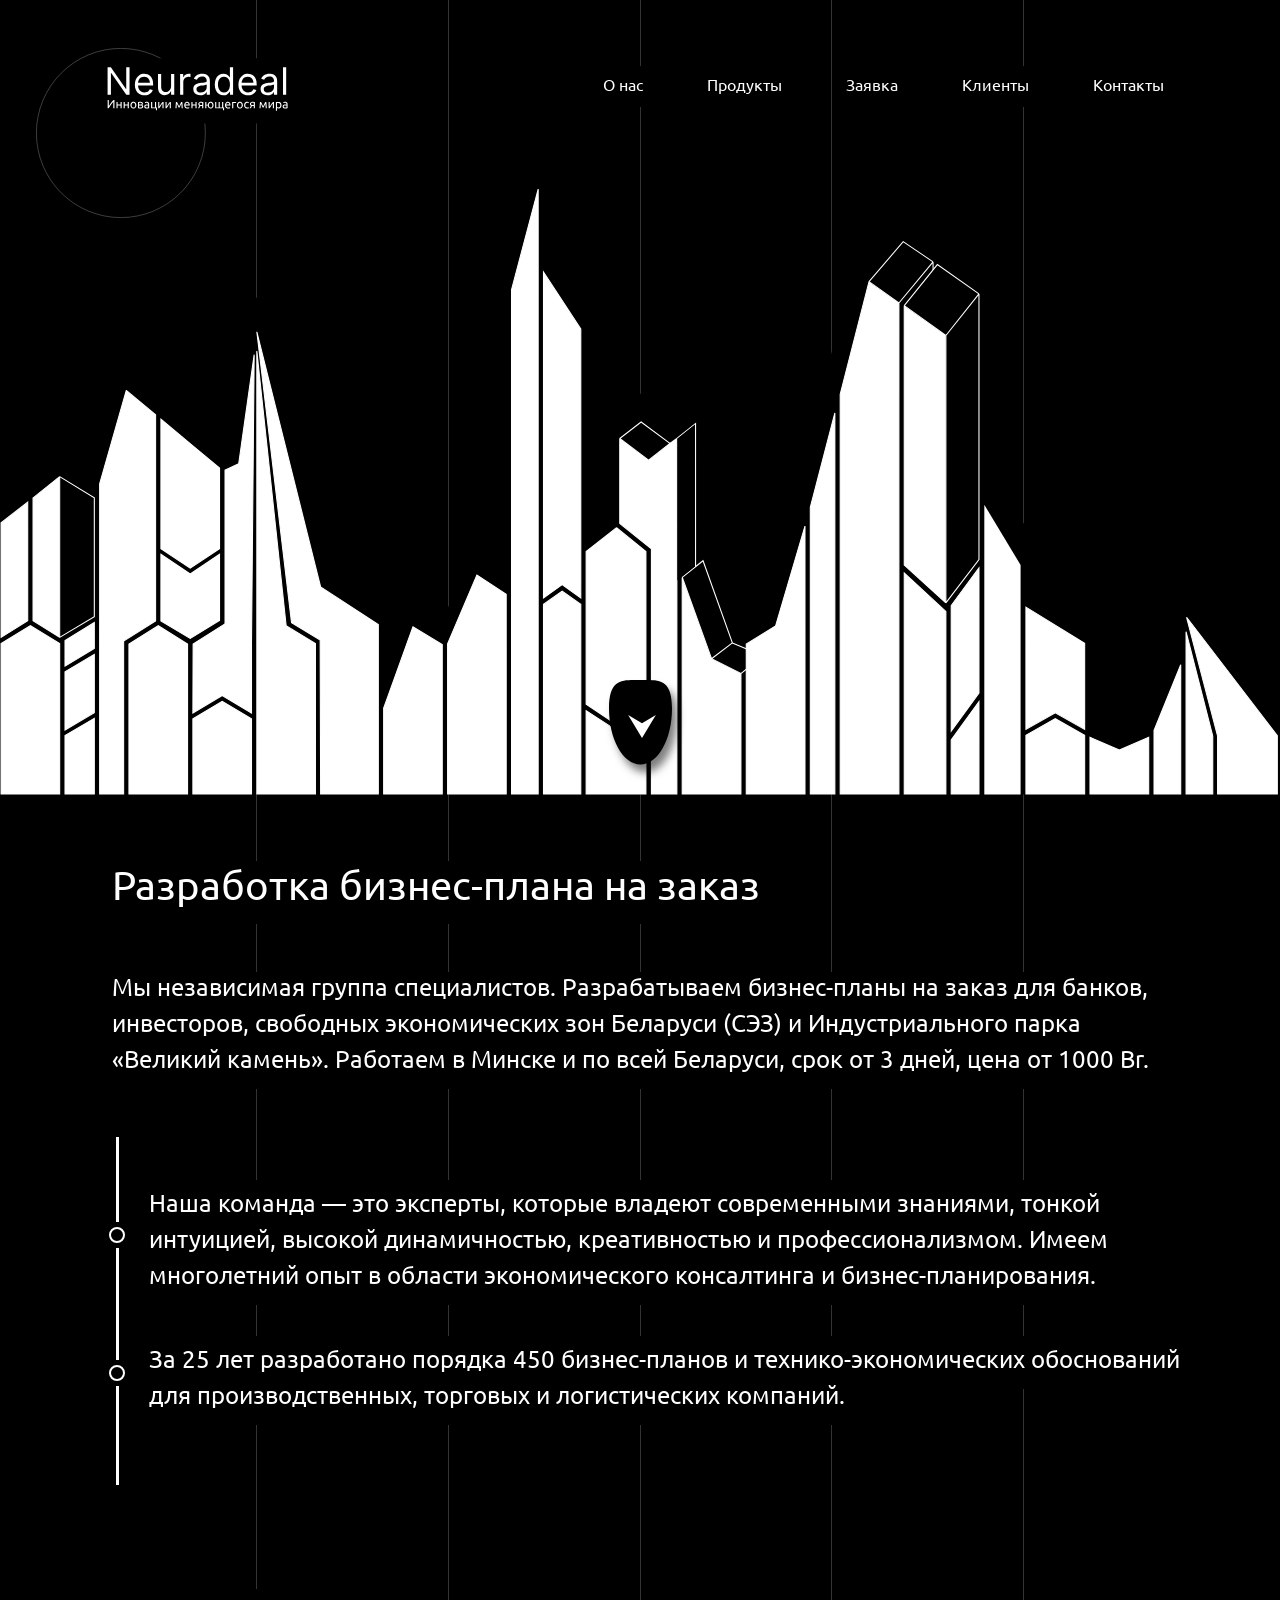
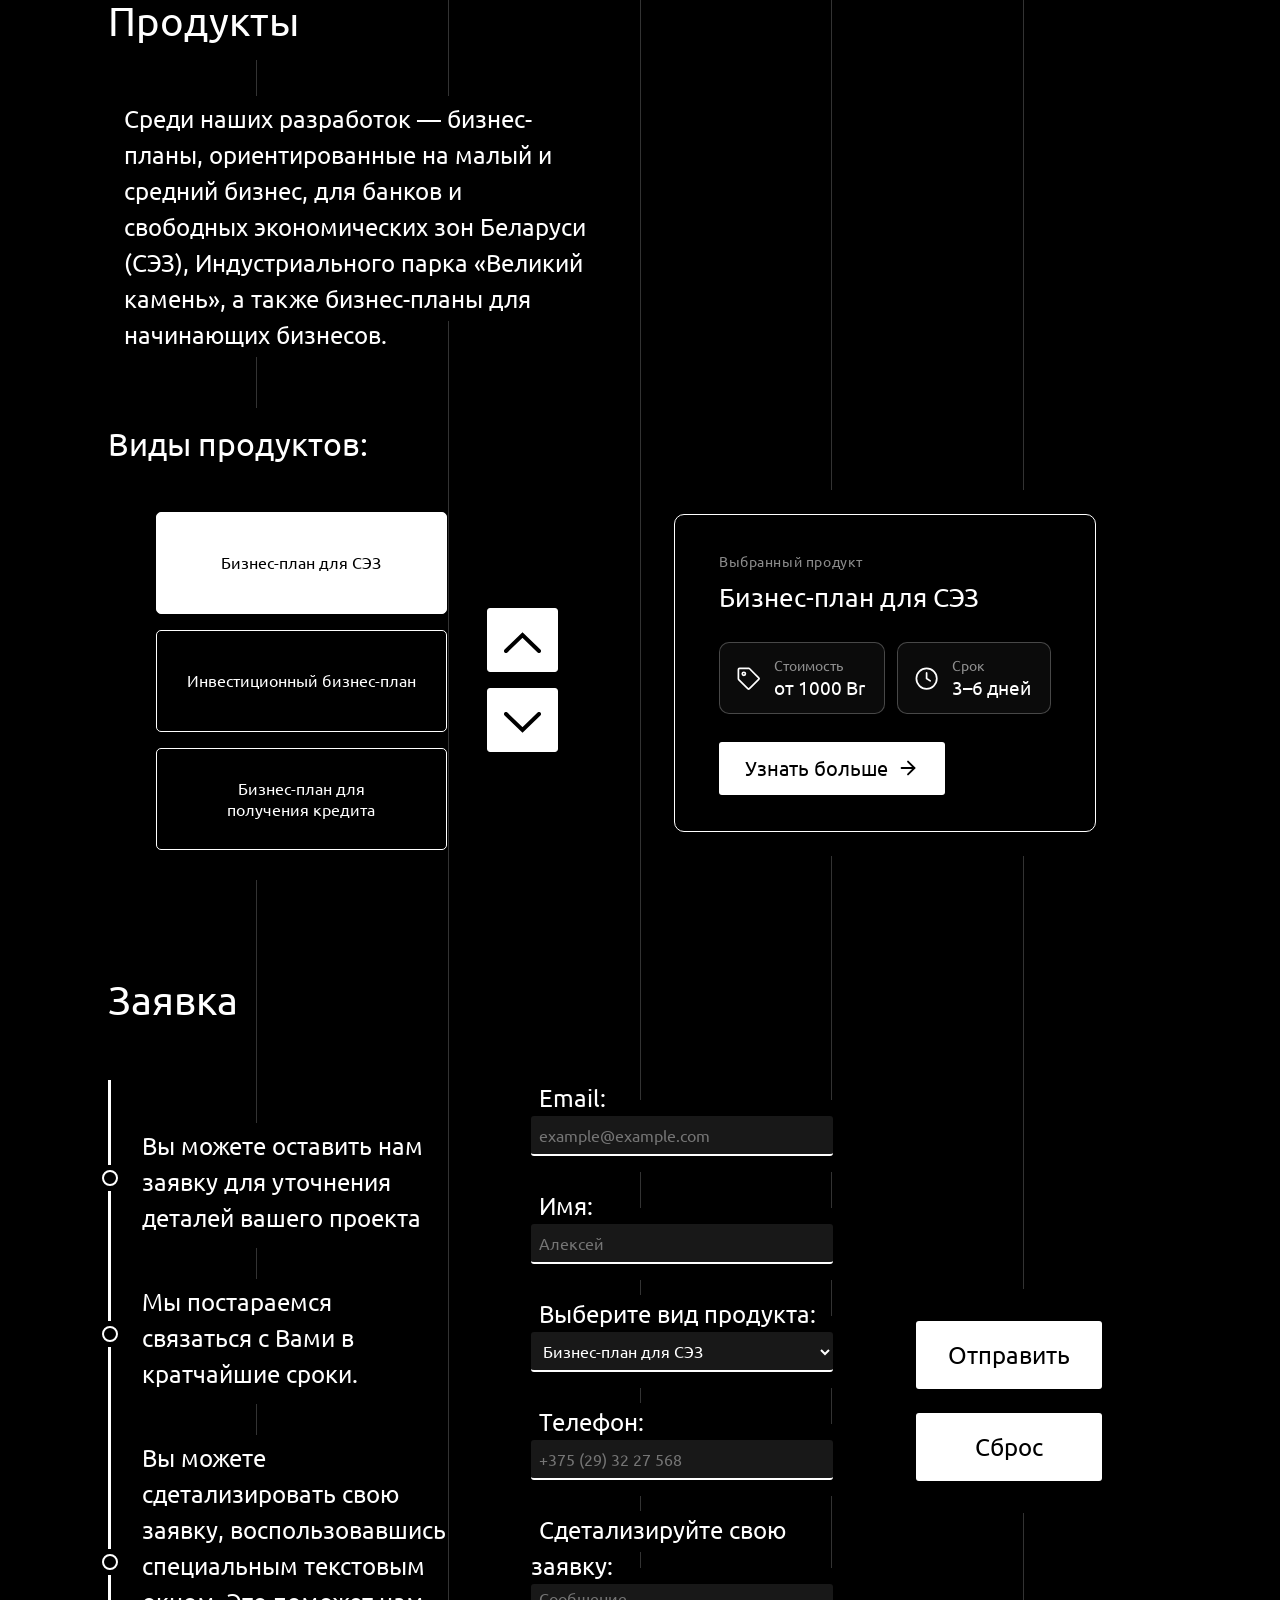
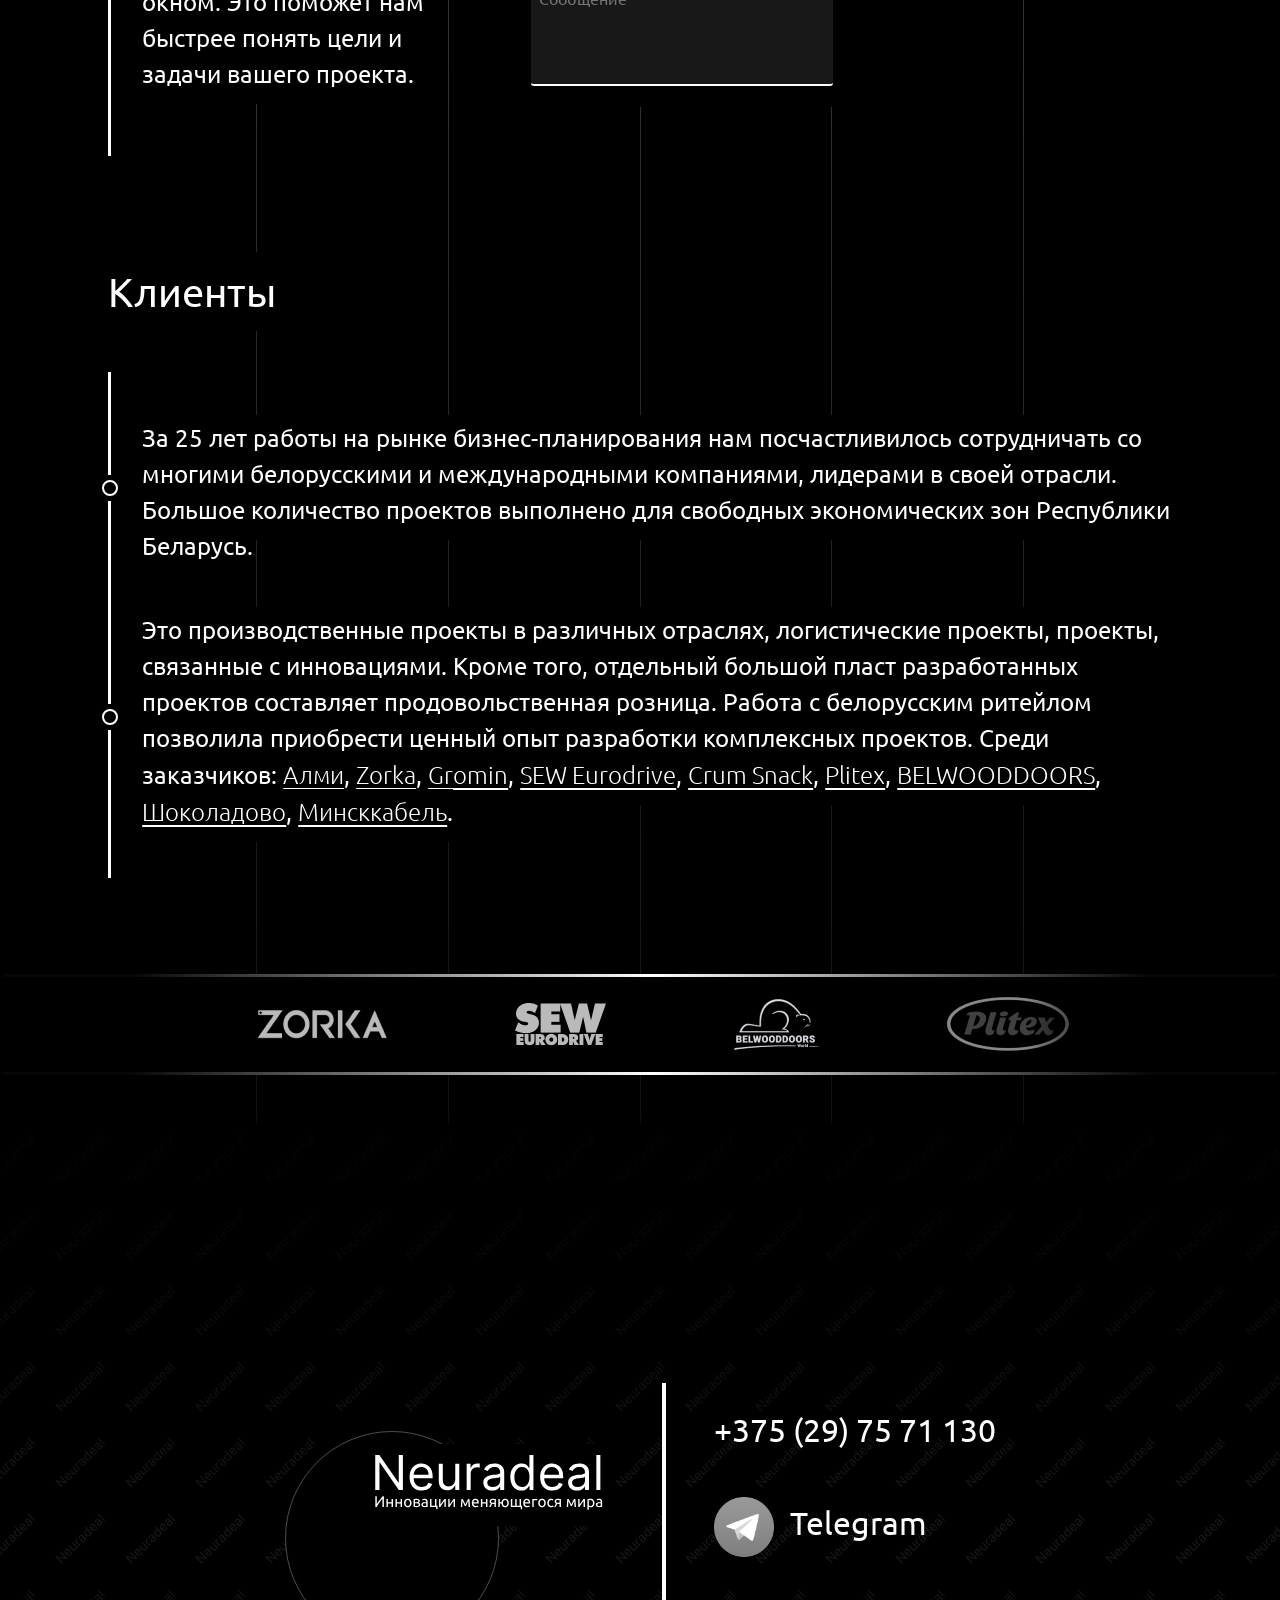
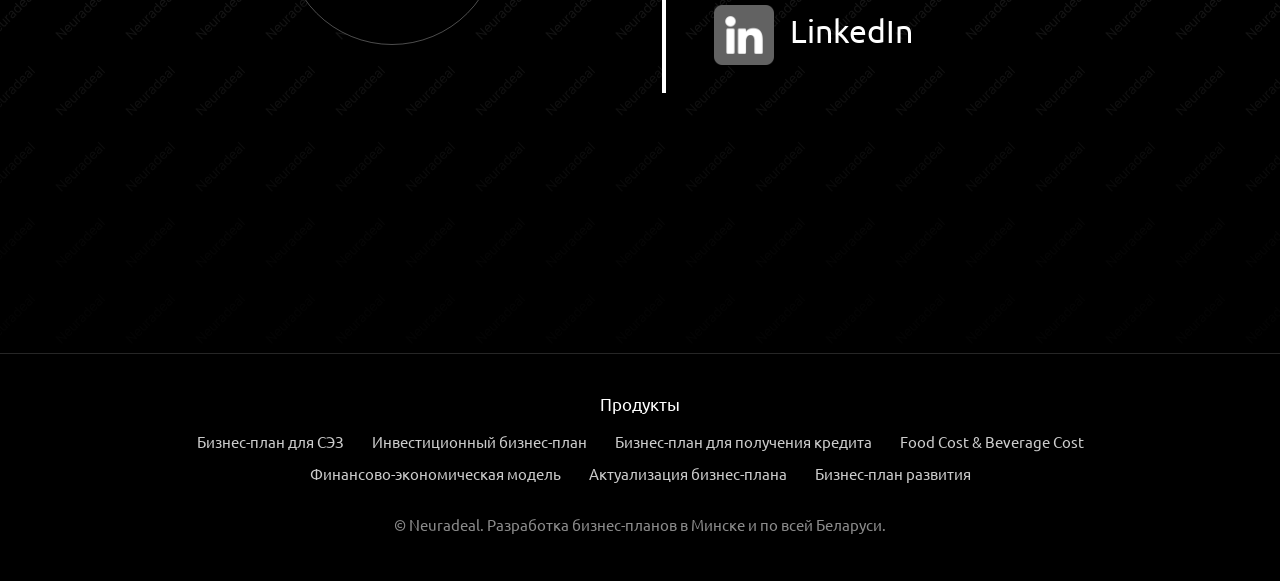
<file: index.html>
<!DOCTYPE html>
<html lang="ru" class="is-loading">
<head>
    <meta charset="UTF-8">
    <meta name="viewport" content="width=device-width, initial-scale=1.0, minimum-scale=1.0">
    <!-- Google tag (gtag.js) -->
    <script async src="https://www.googletagmanager.com/gtag/js?id=G-T2621LLK3T"></script>
    <script>
        window.dataLayer = window.dataLayer || [];
        function gtag(){dataLayer.push(arguments);}
        gtag('js', new Date());
        gtag('config', 'G-T2621LLK3T');
    </script>
    <!-- Yandex.Metrika counter -->
    <script type="text/javascript">
        (function(m,e,t,r,i,k,a){
            m[i]=m[i]||function(){(m[i].a=m[i].a||[]).push(arguments)};
            m[i].l=1*new Date();
            for (var j = 0; j < document.scripts.length; j++) {if (document.scripts[j].src === r) { return; }}
            k=e.createElement(t),a=e.getElementsByTagName(t)[0],k.async=1,k.src=r,a.parentNode.insertBefore(k,a)
        })(window, document,'script','https://mc.yandex.ru/metrika/tag.js?id=113521812', 'ym');

        ym(113521812, 'init', {ssr:true, webvisor:true, clickmap:true, ecommerce:"dataLayer", referrer: document.referrer, url: location.href, accurateTrackBounce:true, trackLinks:true});
    </script>
    <noscript><div><img src="https://mc.yandex.ru/watch/113521812" style="position:absolute; left:-9999px;" alt="" /></div></noscript>
    <!-- /Yandex.Metrika counter -->
    <link rel="stylesheet" href="./styles/loader.css">
    <noscript><style>html.is-loading, html.is-loading body { overflow: auto !important; } #loader { display: none; }</style></noscript>
    <link rel="preload" as="image" href="./images/Logo.svg">
    <link rel="preload" as="font" type="font/woff2" href="./fonts/ubuntu-400-cyrillic.woff2" crossorigin>
    <link rel="stylesheet" href="./fonts/ubuntu.css">

    <link rel="shortcut icon" type="image/x-icon" href="favicon.png">
    
    <link rel="stylesheet" href="./styles/style.css">
    <link rel="stylesheet" href="./styles/flame.css">
    <link rel="stylesheet" href="./styles/slider.css">
    <link rel="stylesheet" href="./styles/application.css">
    <link rel="stylesheet" href="./styles/ticker.css">
    <link rel="stylesheet" href="./styles/contacts.css">

    <link rel="stylesheet" href="./vendor/bootstrap/bootstrap.min.css">

    <title>Заказать разработку бизнес-плана в Минске — Neuradeal</title>
    <meta name="description" content="Закажите разработку бизнес-плана для банка, СЭЗ и инвесторов в Минске и по всей Беларуси. 25 лет опыта, больше 450 проектов, срок от 3 дней, цена от 1000 Br.">
    <link rel="canonical" href="https://neuradeal.com/">
    <meta name="robots" content="index, follow">
    <meta property="og:type" content="website">
    <meta property="og:locale" content="ru_RU">
    <meta property="og:site_name" content="Neuradeal">
    <meta property="og:url" content="https://neuradeal.com/">
    <meta property="og:title" content="Заказать разработку бизнес-плана в Минске — Neuradeal">
    <meta property="og:description" content="Закажите разработку бизнес-плана для банка, СЭЗ и инвесторов в Минске и по всей Беларуси. 25 лет опыта, больше 450 проектов, срок от 3 дней, цена от 1000 Br.">
    <meta property="og:image" content="https://neuradeal.com/images/og/home.png">
    <meta property="og:image:type" content="image/png">
    <meta property="og:image:width" content="1200">
    <meta property="og:image:height" content="630">
    <meta property="og:image:alt" content="Neuradeal — разработка бизнес-планов на заказ в Минске и по всей Беларуси">
    <meta name="twitter:card" content="summary_large_image">
    <script type="application/ld+json">
    {
        "@context": "https://schema.org",
        "@type": "ProfessionalService",
        "@id": "https://neuradeal.com/#organization",
        "name": "Neuradeal",
        "url": "https://neuradeal.com/",
        "telephone": "+375297571130",
        "image": "https://neuradeal.com/images/og/home.png",
        "logo": "https://neuradeal.com/favicon.png",
        "description": "Разработка бизнес-планов на заказ в Минске и по всей Беларуси для банков, инвесторов, свободных экономических зон и Индустриального парка «Великий камень». 25 лет опыта, больше 450 проектов, срок от 3 дней, цена от 1000 Br.",
        "areaServed": "BY",
        "inLanguage": "ru",
        "sameAs": [
            "https://t.me/Neuradeal",
            "https://www.linkedin.com/in/дмитрий-римашевский-110ba738"
        ]
    }
    </script>
</head>
<body id="body">
    <div id="loader" role="status">
        <img src="./images/Logo.svg" alt="">
        <p>Загрузка<span class="loader-dots" aria-hidden="true"><span>.</span><span>.</span><span>.</span></span></p>
    </div>
    <script src="./src/loader.js"></script>
    <div class="main" id="top">
        <div class="row m-0 justify-content-between" id="Nav">
            <div class="d-flex col-auto justify-content-start">
                <div class="ps-4">
                    <a class="logo-link is-inert" id="logo-home" href="#top" aria-label="В начало страницы" aria-disabled="true" tabindex="-1">
                        <img class="w-100" src="./images/Logo.svg" width="329" height="214" alt="Neuradeal" id="Logo">
                    </a>
                </div>
            </div>
            <div class="d-flex col-auto me-5 navigation">
                <input type="checkbox" class="toggle-menu" id="hamburger" aria-label="Меню" aria-controls="menu">
                <div class="hamburger">

                </div>
                <div class="d-flex justify-content-end mt-4" id="menu">
                    <div class="w-auto">
                        <a class="" href="#about-us" >О нас</a>
                    </div>
                    <div class="ms-5 w-auto">
                        <a class="" href="#products" >Продукты</a>
                    </div>
                    <div class="ms-5 w-auto">
                        <a class="" href="#application">Заявка</a>
                    </div>
                    <div class="ms-5 w-auto">
                        <a class="" href="#clients">Клиенты</a>
                    </div>
                    <div class="ms-5 me-5 w-auto">
                        <a class="" href="#contacts">Контакты</a>
                    </div>
                </div>
            </div>
        </div>
        <div class="row" style="margin: 0">
            <div id="road1" class="p-0">
            </div>
            <div  id="road2" class="p-0">
            </div>
            <div id="road3" class="p-0">
            </div>
            <div id="VectorTown" class="p-0">
                <div class="d-flex w-100 align-items-end justify-content-start" id="Shadow">
                    <div id="LeftTownShadow">
                        <img class="w-100 art" src="./images/LeftTownShadow.svg" width="548" height="577" alt="">
                    </div>
                    <div id="MiddleTownShadow">
                        <img class="w-100 art" src="./images/MiddleTownShadow.svg" width="653" height="537" alt="">
                    </div>
                    <div id="RightTownShadow">
                        <img class="w-100 art" src="./images/RightTownShadow.svg" width="326" height="637" alt="">
                    </div>
                </div>
                <div class="d-flex w-100 align-items-end justify-content-start" id="Town">
                    <div id="LeftTown">
                        <img class="w-100 art" src="./images/Left Town.svg" width="548" height="570" alt="">
                    </div>
                    <div id="MiddleTown">
                        <img class="w-100 art" src="./images/Middle Town.svg" width="652" height="520" alt="">
                    </div>
                    <div id="RightTown">
                        <img class="w-100 art" src="./images/Right Town.svg" width="325" height="623" alt="">
                    </div>
                </div>
            </div>
        </div>

        <div id="SlideButton" class="row justify-content-center" style="position:relative; z-index: 5">        
            <div class="col-auto">
                <a class="d-flex" href="#about-us">
                    <img src="./images/Slide Button.svg" alt="Перейти к разделу «О нас»">
                </a>
            </div>
        </div>
        <div class="d-flex flex-row mt-5 me-5 ms-5 mb-5 pe-5 ps-5" id="about-us">
            <div class="mt-5 ms-3" style="width: 55%" id="list">
                <h1>
                    <span class="highlight pb-3 pe-3 m-0">
                        Разработка бизнес-плана на заказ
                    </span>
                </h1>
                <p class="text mt-5">
                    <span class="highlight pb-3 pe-3">
                        Мы независимая группа специалистов. Разрабатываем бизнес-планы на заказ для банков, инвесторов, свободных экономических зон Беларуси (СЭЗ) и Индустриального парка «Великий камень». Работаем в Минске и по всей Беларуси, срок от 3 дней, цена от 1000 Br.
                    </span>
                </p>
                <ul class="mt-4 pt-4 pb-5 ps-0 ms-1">
                    <li class="d-flex align-items-center mb-5 mt-4">
                        <div class="me-4 ellipse">
                            <img class="art" src="./images/Ellipse.svg" width="16" height="26" alt="">
                        </div>
                        <div>
                            <span class="highlight pb-3 pt-2">
                                Наша команда — это эксперты, которые владеют современными знаниями, тонкой интуицией, высокой динамичностью, креативностью и профессионализмом. Имеем многолетний опыт в области экономического консалтинга и бизнес-планирования.
                            </span>
                        </div>
                    </li>
                    <li class="d-flex align-items-center mb-4">
                        <div class="me-4 ellipse">
                            <img class="art" src="./images/Ellipse.svg" width="16" height="26" alt="">
                        </div>
                        <div>
                            <span class="highlight pb-3 pt-2">
                                За 25 лет разработано порядка 450 бизнес-планов и технико-экономических обоснований для производственных, торговых и логистических компаний.
                            </span>
                        </div>
                    </li>
                </ul>
            </div>
            <div class="d-flex align-items-center justify-content-end mt-5" style="width: 45%; margin-right: 2.3em;" id="ship">
                <div class="control-panel me-5 pt-4 pb-4 w-auto">
                    <button class="d-block w-100 mb-3 ps-4 pe-4 pt-2 pb-2" id="start">
                        Пуск
                    </button>
                    <button class="d-block w-100 ps-4 pe-4 pt-2 pb-2" id="reset">
                        Вернуть
                    </button>
                </div>
                <div class="d-flex flex-column align-items-center ms-2 me-5 pt-3" id="star-ship">
                    <img class="w-100 d-block art" src="./images/SpaceShip.svg" width="251" height="507" alt="">
                    <div style="visibility: hidden; margin-top: -40px" class="d-flex flex-column align-items-center" id="flame">
                        <div class="d-flex" id="flameRow1">
                            <div id="beem0"></div>
                            <div id="beem1"></div>
                            <div id="beem2"></div>
                            <div id="beem3"></div>
                            <div id="beem4"></div>
                            <div id="beem5"></div>
                            <div id="beem6"></div>
                            <div id="beem7"></div>
                        </div>
                        <div class="d-flex" id="flameRow2">
                            <div id="beem8"></div>
                            <div id="beem9"></div>
                            <div id="beem10"></div>
                            <div id="beem11"></div>
                            <div id="beem12"></div>
                            <div id="beem13"></div>
                            <div id="beem14"></div>
                            <div id="beem15"></div>
                        </div>
                        <div class="d-flex" id="flameRow3">
                            <div id="beem16"></div>
                            <div id="beem17"></div>
                            <div id="beem18"></div>
                            <div id="beem19"></div>
                            <div id="beem20"></div>
                            <div id="beem21"></div>
                            <div id="beem22"></div>
                            <div id="beem23"></div>
                        </div>
                    </div>
                </div>
            </div>
        </div>
        <div class="row mt-5 ms-5 me-5 ps-5 pe-5 pt-5" id="products">
            <div class="wrap-1">
                <div class="sub-wrap">
                    <div class="row">
                        <h2 class="h1">
                            <span class="highlight pb-3 pt-2 pe-2">
                                Продукты
                            </span>
                        </h2>
                        <div class="mt-5 ms-3 text">
                            <span class="highlight pb-2 pt-2">
                                Среди наших разработок — бизнес-планы, ориентированные на малый и средний бизнес, для банков и свободных экономических зон Беларуси (СЭЗ), Индустриального парка «Великий камень», а также бизнес-планы для начинающих бизнесов.
                            </span>
                        </div>
                        
                    </div>
                    <div class="row mt-4">

                        <h2 class="mt-5">
                            <span class="highlight pt-3 pb-4">
                                Виды продуктов: 
                            </span>
                        </h2>

                        <div class="mt-2">
                            <div class="d-flex align-items-center ms-5 p-0" id="con">
                                <div class="slider" id="slider">
                                    <div class="slider-track" id="slider-track">
                                        <div class="element selected" id="Slider1" tabindex="0">
                                            <p><span class="text-nowrap">Бизнес-план</span> для СЭЗ</p>
                                        </div>
                                        <div class="element" id="Slider2" tabindex="0">
                                            <p>Инвестиционный <span class="text-nowrap">бизнес-план</span></p>
                                        </div>
                                        <div class="element" id="Slider3" tabindex="0">
                                            <p><span class="text-nowrap">Бизнес-план</span> для получения кредита</p>
                                        </div>
                                        <div class="element is-out" id="Slider4" tabindex="-1" inert>
                                            <p>Food Cost &amp; Beverage Cost</p>
                                            <p class="element-note">Расчет рентабельности для ресторанов и баров</p>
                                        </div>
                                        <div class="element is-out" id="Slider5" tabindex="-1" inert>
                                            <p>Разработка финансово-экономической модели</p>
                                        </div>
                                        <div class="element is-out" id="Slider6" tabindex="-1" inert>
                                            <p>Актуализация <span class="text-nowrap">бизнес-планов</span></p>
                                        </div>
                                        <div class="element is-out" id="Slider7" tabindex="-1" inert>
                                            <p><span class="text-nowrap">Бизнес-план</span> развития</p>
                                        </div>
                                    </div>
                                </div>
                                <div class="control-panel-slider p-3 ms-4" id="control-panel-slider">
                                    <div>
                                        <button id="up" style="margin-bottom: 1rem" aria-label="Предыдущий продукт">
                                            <svg aria-hidden="true" width="37" height="21" viewBox="0 0 37 21" fill="none" xmlns="http://www.w3.org/2000/svg">
                                                <path d="M2 19L18.5 3L35 19" stroke="black" stroke-width="4" stroke-linecap="round"/>
                                                </svg>                                            
                                        </button>
                                    </div>
                                    <div>
                                        <button id="down" aria-label="Следующий продукт">
                                            <svg aria-hidden="true" width="37" height="21" viewBox="0 0 37 21" fill="none" xmlns="http://www.w3.org/2000/svg">
                                                <path d="M2 2L18.5 18L35 2" stroke="black" stroke-width="4" stroke-linecap="round"/>
                                                </svg>
                                        </button>
                                    </div>
                                </div>
                            </div>
                        </div>
                    </div>
                </div>
            </div>
            <div class="d-flex wrap-2 flex-column justify-content-end align-items-center">
                <div class="d-flex w-100 justify-content-center pb-5 pt-5">
                    <div class="d-flex info flex-column">
                        <p class="info-eyebrow">Выбранный продукт</p>
                        <h2 class="info-title" id="info-title" aria-live="polite">Бизнес-план для СЭЗ</h2>
                        <div class="info-facts">
                            <div class="info-fact">
                                <svg viewBox="0 0 24 24" fill="none" stroke="currentColor" stroke-width="1.5" stroke-linecap="round" stroke-linejoin="round" aria-hidden="true"><path d="M3 12.2V4a1 1 0 0 1 1-1h8.2a1 1 0 0 1 .7.3l8 8a1 1 0 0 1 0 1.4l-8.2 8.2a1 1 0 0 1-1.4 0l-8-8a1 1 0 0 1-.3-.7z"/><circle cx="7.8" cy="7.8" r="1.4"/></svg>
                                <p>
                                    <span class="info-fact-label">Стоимость</span>
                                    <span class="info-fact-value" id="cost">от 1000 Br</span>
                                </p>
                            </div>
                            <div class="info-fact">
                                <svg viewBox="0 0 24 24" fill="none" stroke="currentColor" stroke-width="1.5" stroke-linecap="round" stroke-linejoin="round" aria-hidden="true"><circle cx="12" cy="12" r="9"/><path d="M12 7v5l3.2 2"/></svg>
                                <p>
                                    <span class="info-fact-label">Срок</span>
                                    <span class="info-fact-value" id="time">3–6 дней</span>
                                </p>
                            </div>
                        </div>
                        <a class="more-link" id="more-link" href="./biznes-plan-dlya-sez/">
                            <span>Узнать больше</span>
                            <svg width="22" height="22" viewBox="0 0 24 24" fill="none" stroke="currentColor" stroke-width="2" stroke-linecap="round" stroke-linejoin="round" aria-hidden="true"><path d="M5 12h14"/><path d="M12 5l7 7-7 7"/></svg>
                        </a>
                    </div>
                </div>
            </div>
        </div>
        <div class="row mt-5 ms-5 me-5 ps-5 pe-5 pt-5" id="application">
            <h2 class="h1">
                <span class="highlight pb-3 pt-3">
                    Заявка
                </span>
            </h2>
            <div class="container">
                <div class="row mt-5">
                    <div class="col-4">
                        <ul class="pt-5 pb-5">
                            <li class="d-flex align-items-center mb-5">
                                <div class="me-4 ellipse2">
                                    <img class="art" src="./images/Ellipse.svg" width="16" height="26" alt="">
                                </div>
                                <div>
                                    <span class="highlight pb-3 pt-2 text">
                                        Вы можете оставить нам заявку для уточнения деталей вашего проекта
                                    </span>
                                </div>
                            </li>
                            <li class="d-flex align-items-center mb-5">
                                <div class="me-4 ellipse2">
                                    <img class="art" src="./images/Ellipse.svg" width="16" height="26" alt="">
                                </div>
                                <div>
                                    <span class="highlight pb-3 pt-2 text">
                                        Мы постараемся связаться с Вами в кратчайшие сроки.
                                    </span>
                                </div>
                            </li>
                            <li class="d-flex align-items-center mb-3">
                                <div class="me-4 ellipse2">
                                    <img class="art" src="./images/Ellipse.svg" width="16" height="26" alt="">
                                </div>
                                <div>
                                    <span class="highlight pb-3 pt-2 text">
                                        Вы можете сдетализировать свою заявку, воспользовавшись специальным текстовым окном. Это поможет нам быстрее понять цели и задачи вашего проекта.
                                    </span>
                                </div>
                            </li>
                        </ul>
                    </div>
                    <div class="col-8">
                        <div class="container">
                            <form action="https://formsubmit.co/341f9d7162977a25eed51b071af244e7" method="post" class="row">
                                <input type="hidden" name="_next" value="https://neuradeal.com/thanks.html">
                                <div class="col ms-5">
                                    <div class="mb-3">
                                        <span class="m-0 ms-2 highlight pb-2 pt-1 input-text" id="email-label">Email:</span>
                                        <div class="in">
                                            <input aria-labelledby="email-label" type="email" name="Email" class="w-100 ps-2 pe-2" placeholder="example@example.com" id="email" maxlength="50" required>
                                        </div>
                                    </div>
                                    <div class="mb-3">
                                        <span class="m-0 ms-2 highlight pb-2 pt-1 input-text" id="name-label">Имя:</span>
                                        <div class="in">
                                            <input aria-labelledby="name-label" type="text" name="Имя" class="w-100 ps-2 pe-2" placeholder="Алексей" id="name" maxlength="40">
                                        </div>
                                    </div>
                                    <div class="mb-3">
                                        <span class="m-0 ms-2 highlight pb-2 pt-1 input-text" id="product-label">Выберите вид продукта:</span>
                                        <div class="in">
                                            <select aria-labelledby="product-label" name="Продукт" class="w-100 ps-2" id="dropdown">
                                                <option>
                                                    Бизнес-план для СЭЗ
                                                </option>
                                                <option>
                                                    Инвестиционный бизнес-план
                                                </option>
                                                <option>
                                                    Бизнес-план для получения кредита
                                                </option>
                                                <option>
                                                    Food Cost & Beverage Cost
                                                </option>
                                                <option> 
                                                    Разработка финансово-экономической модели
                                                </option> 
                                                <option>    
                                                    Актуализация бизнес-планов
                                                </option>
                                                <option>
                                                    Бизнес-план развития
                                                </option>
                                            </select>
                                        </div>
                                    </div>
                                    <div class="mb-3">
                                        <span class="m-0 ms-2 highlight pb-2 pt-1 input-text" id="tel-label">Телефон:</span>
                                        <div class="in">
                                            <input aria-labelledby="tel-label" type="tel" name="Тел" class="w-100 ps-2 pe-2" placeholder="+375 (29) 32 27 568" id="tel" maxlength="20">
                                        </div>
                                    </div>
                                    <div class="mb-3">
                                        <span class="m-0 ms-2 highlight pb-2 pt-1 input-text" id="message-label">Сдетализируйте свою заявку:</span>
                                        <div class="in">
                                            <textarea aria-labelledby="message-label" name="Сообщение" rows="4" cols="50" class="w-100 ps-2 pe-2" placeholder="Сообщение" id="message" maxlength="300"></textarea>
                                        </div>
                                    </div>
                                </div>
                                <div class="d-flex col flex-column justify-content-center align-items-center">
                                    <div class="form-send">
                                        <div>
                                            <button type="submit" class="d-block mb-4 first-child">Отправить</button>
                                        </div>
                                        <div>
                                            <button type="button" class="d-block" id="resetForm">Сброс</button>    
                                        </div>
                                    </div>
                                </div>
                            </form>
                        </div>
                    </div>
                </div>
            </div>
        </div>
        <div class="row mt-5 ms-5 me-5 ps-5 pe-5 pt-5" id="clients">
            <h2 class="h1">
                <span class="highlight pt-3 pb-3">
                    Клиенты
                </span>
            </h2>
            <div class="mt-5">
                <ul class="pt-5 pb-5">
                    <li class="d-flex align-items-center mb-5">
                        <div class="me-4 ellipse2">
                            <img class="art" src="./images/Ellipse.svg" width="16" height="26" alt="">
                        </div>
                        <div>
                            <span class="highlight pb-3 pt-2">
                                За 25 лет работы на рынке бизнес-планирования нам посчастливилось сотрудничать со многими белорусскими и международными компаниями, лидерами в своей отрасли. Большое количество проектов выполнено для свободных экономических зон Республики Беларусь. 
                            </span>
                        </div>
                    </li>
                    <li class="d-flex align-items-center">
                        <div class="me-4 ellipse2">
                            <img class="art" src="./images/Ellipse.svg" width="16" height="26" alt="">
                        </div>
                        <div>
                            <span class="highlight pb-3 pt-2">
                                Это производственные проекты в различных отраслях, логистические проекты, проекты, связанные с инновациями. Кроме того, отдельный большой пласт разработанных проектов составляет продовольственная розница. Работа с белорусским ритейлом позволила приобрести ценный опыт разработки комплексных проектов. Среди заказчиков: <span class="clients-names">Алми</span>, <span class="clients-names">Zorka</span>, <span class="clients-names">Gromin</span>, <span class="clients-names">SEW Eurodrive</span>, <span class="clients-names">Crum Snack</span>, <span class="clients-names">Plitex</span>, <span class="clients-names">BELWOODDOORS</span>, <span class="clients-names">Шоколадово</span>, <span class="clients-names">Минсккабель</span>. 
                            </span>
                        </div>
                    </li>
                </ul>
            </div>
        </div>
        <div id="logos" class="logos mb-5">
            <div class="logos-slide" id="logos-slide-0">
                <div>
                    <div>
                        <img src="./clients/client2.png" alt="Эстко">
                    </div>
                    <div>
                        <img src="./clients/client1.png" alt="Zorka">
                    </div>
                    <div>
                        <img src="./clients/client0.png" alt="SEW Eurodrive">
                    </div>
                    <div>
                        <img src="./clients/client3.png" alt="BELWOODDOORS">
                    </div>
                    <div>
                        <img src="./clients/client6.png" alt="Plitex">
                    </div>
                    <div>
                        <img src="./clients/client5.png" alt="алми">
                    </div>
                    <div>
                        <img src="./clients/client4.png" alt="Шоколадово">
                    </div>
                    <div>
                        <img src="./clients/client7.png" alt="IZOVAC">
                    </div>
                    <div>
                        <img src="./clients/client8.png" alt="Катэк">
                    </div>
                    <div>
                        <img src="./clients/client9.png" alt="Виктория ЛюстПак">
                    </div>
                    <div>
                        <img src="./clients/client10.png" alt="NIVA">
                    </div>
                    <div>
                        <img src="./clients/client11.png" alt="GROMIN">
                    </div>
                    <div>
                        <img src="./clients/client12.png" alt="ЮНИВАК">
                    </div>
                    <div>
                        <img src="./clients/client13.png" alt="MECHANIKA">
                    </div>
                    <div>
                        <img src="./clients/client14.png" alt="Stanexim">
                    </div>
                    <div>
                        <img src="./clients/client15.png" alt="Сёмочкин Продукт">
                    </div>
                    <div>
                        <img src="./clients/client16.png" alt="СЭЛМАКСГРУПП">
                    </div>
                    <div>
                        <img src="./clients/client17.png" alt="БЕЛЛЕКСОФАРБ">
                    </div>
                    <div>
                        <img src="./clients/client18.png" alt="CRUM SNACK">
                    </div>
                    <div>
                        <img src="./clients/client19.png" alt="МИНСККАБЕЛЬ">
                    </div>
                    <div>
                        <img src="./clients/client20.png" alt="М1М4">
                    </div>
                    <div>
                        <img src="./clients/client21.png" alt="СТРАТЕГИЧЕСКИЕ ТЕХНОЛОГИИ">
                    </div>
                    <div>
                        <img src="./clients/client22.png" alt="ЗАСЛАВСКИЕ КРАСКИ">
                    </div>
                    <div>
                        <img src="./clients/client23.png" alt="Дикси">
                    </div>
                    <div>
                        <img src="./clients/client24.png" alt="ЛакиПэт">
                    </div>
                </div>
            </div>
        </div>
        <div class="row ps-5 pe-5" id="contacts">
            <div class="d-flex align-items-center justify-content-center" id="contacts-content">
                <div class="pt-5 pb-5 pe-5 me-5" id="contacts-logo">
                    <img class="w-100" src="./images/Logo.svg" width="329" height="214" alt="Neuradeal">
                </div>
                <div class="pt-5 pb-5">
                    <h2 class="mb-5">
                        <a class="phone-link" href="tel:+375297571130">+375 (29) 75 71 130</a>
                    </h2>
                    <div>
                        <a class="d-flex align-items-center mb-5" href="https://t.me/Neuradeal" target="_blank">
                            <div class="me-3">
                                <img class="w-100" src="./images/telegram.svg" alt="">
                            </div>
                            <h2>Telegram</h2>
                        </a>
                    </div>
                    <div>
                        <a class="d-flex align-items-center" href="https://www.linkedin.com/in/дмитрий-римашевский-110ba738" target="_blank">
                            <div class="me-3">
                                <img class="w-100" src="./images/linkdin.svg" alt="">
                            </div>
                            <h2>LinkedIn</h2>
                        </a>
                    </div>
                </div>
            </div>
        </div>
        <footer class="site-footer">
            <nav aria-labelledby="footer-products-title">
                <h2 id="footer-products-title">Продукты</h2>
                <ul>
                    <li><a href="./biznes-plan-dlya-sez/">Бизнес-план для СЭЗ</a></li>
                    <li><a href="./investicionnyj-biznes-plan/">Инвестиционный бизнес-план</a></li>
                    <li><a href="./biznes-plan-dlya-kredita/">Бизнес-план для получения кредита</a></li>
                    <li><a href="./food-cost-beverage-cost/">Food Cost &amp; Beverage Cost</a></li>
                    <li><a href="./finansovo-ekonomicheskaya-model/">Финансово-экономическая модель</a></li>
                    <li><a href="./aktualizaciya-biznes-plana/">Актуализация бизнес-плана</a></li>
                    <li><a href="./biznes-plan-razvitiya/">Бизнес-план развития</a></li>
                </ul>
            </nav>
            <p>© Neuradeal. Разработка бизнес-планов в Минске и по всей Беларуси.</p>
        </footer>
    </div>

    <script src="./src/script.js"></script>
    <script src="./src/starShip.js"></script>
    <script src="./src/slider.js"></script>
    <script src="./src/resetForm.js"></script>
    <script src="./src/ticker.js"></script>
    <script src="./src/scrollControl.js"></script>
    <script src="./src/contactGoals.js"></script>
    <script src="./src/localLinks.js"></script>
</body>
</html>
</file>
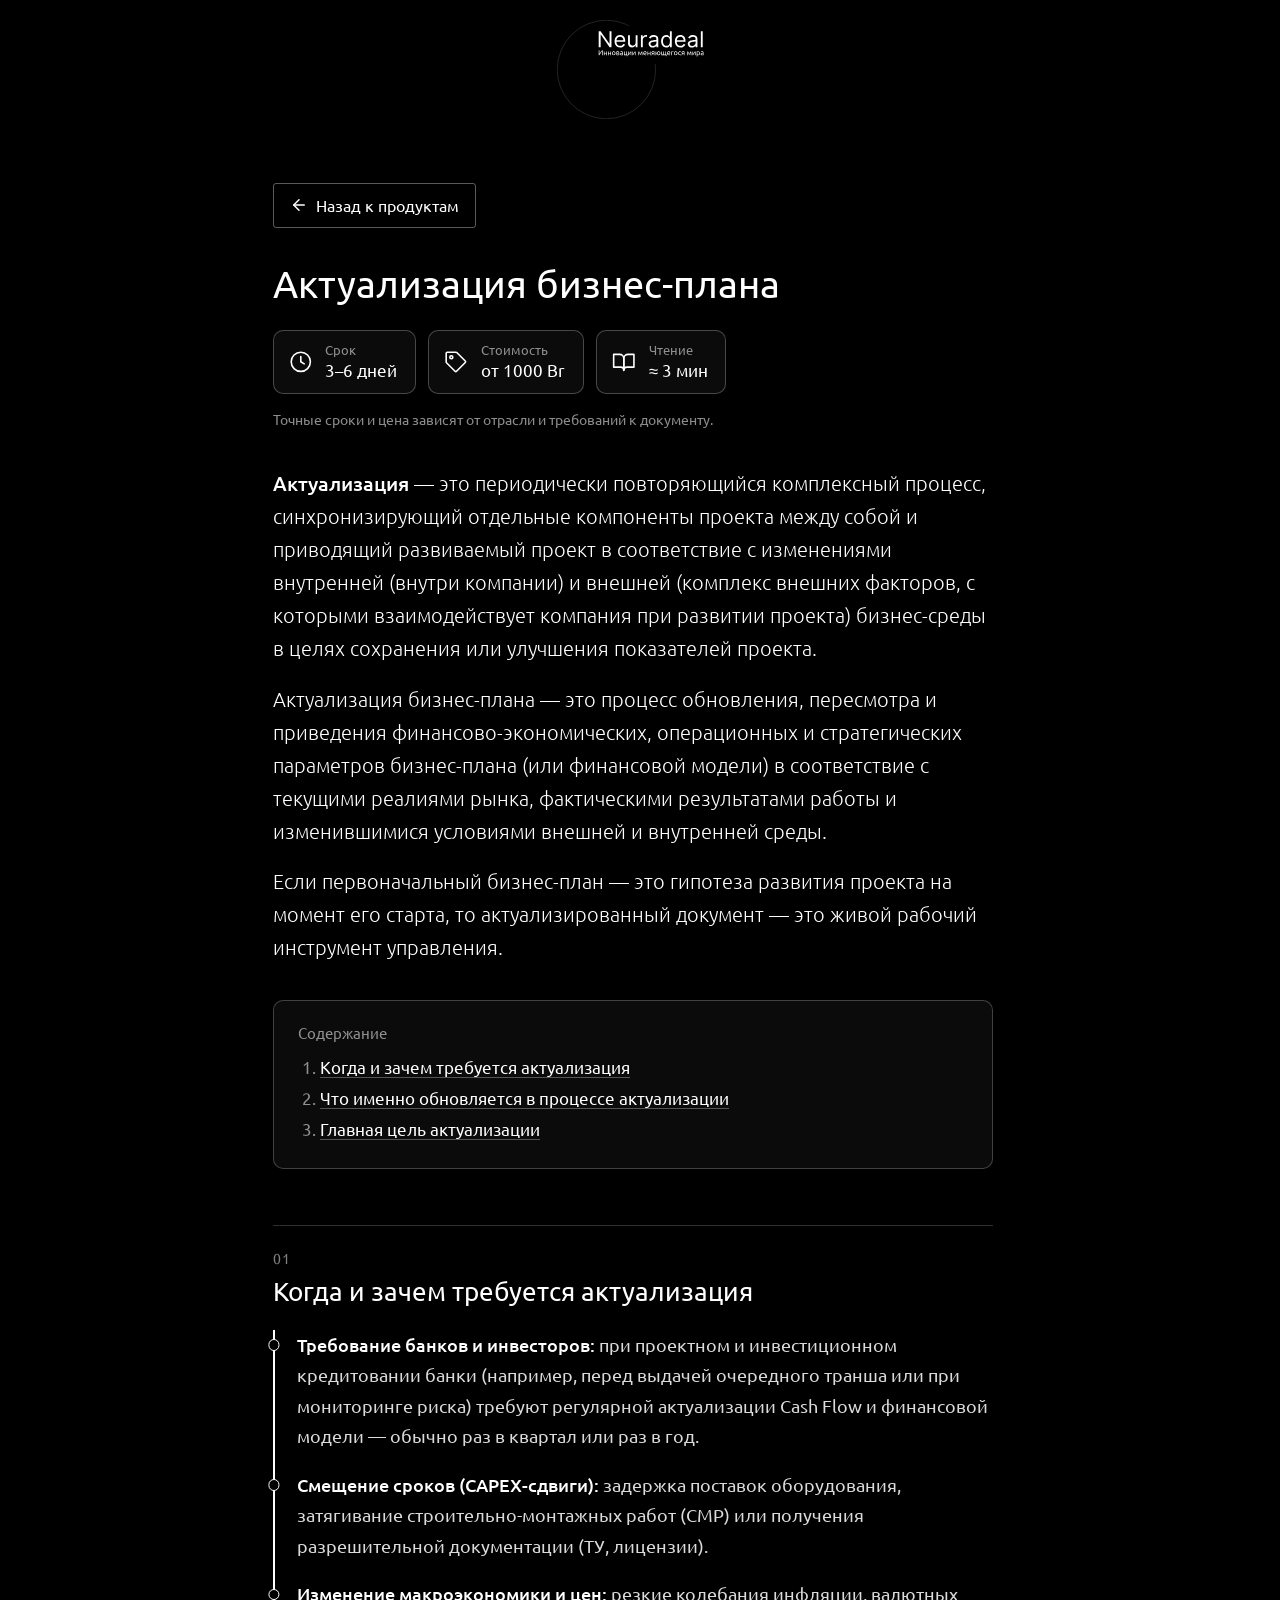
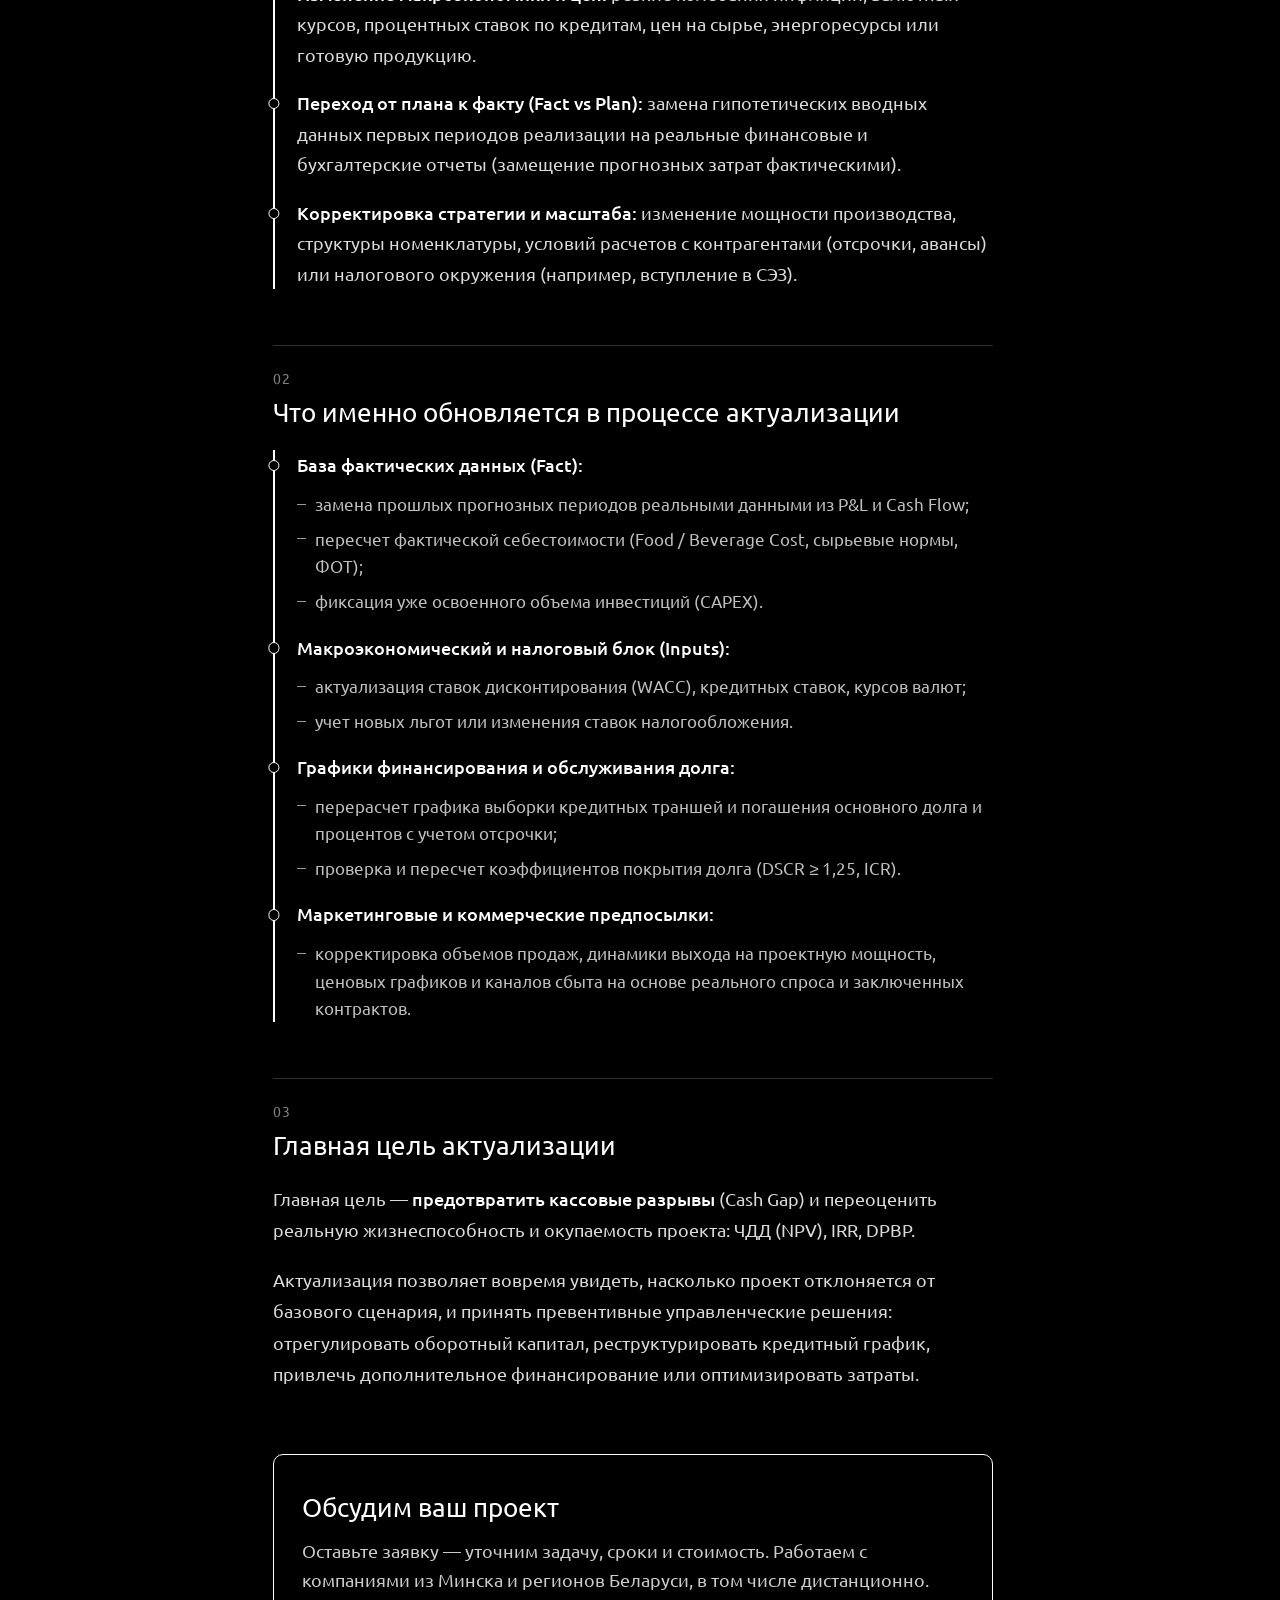
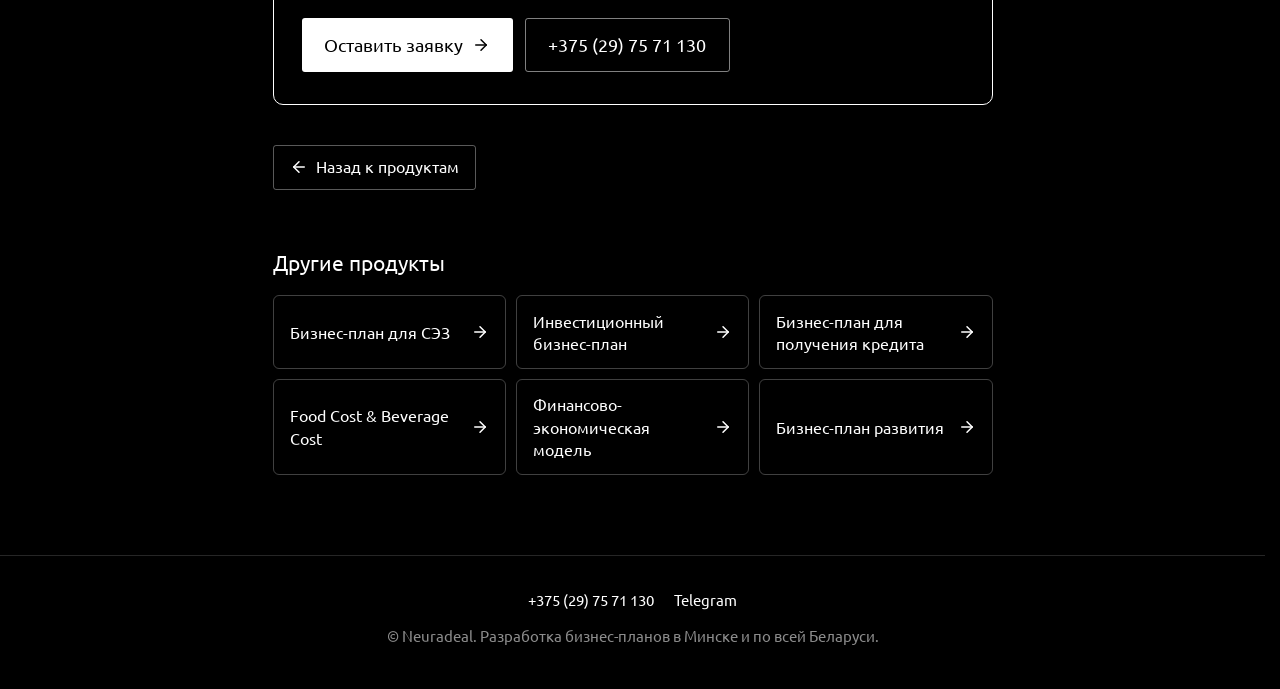
<file: aktualizaciya-biznes-plana/index.html>
<!DOCTYPE html>
<html lang="ru" class="is-loading">
<head>
    <meta charset="UTF-8">
    <meta name="viewport" content="width=device-width, initial-scale=1.0">
    <title>Актуализация бизнес-плана в Минске — Neuradeal</title>
    <meta name="description" content="Актуализация бизнес-плана в Минске: обновим готовый план под новые цены, сроки и фактические результаты для банка или инвестора. От 1000 Br, от 3 дней.">
    <link rel="canonical" href="https://neuradeal.com/aktualizaciya-biznes-plana/">
    <meta name="robots" content="index, follow">
    <meta property="og:type" content="website">
    <meta property="og:locale" content="ru_RU">
    <meta property="og:site_name" content="Neuradeal">
    <meta property="og:url" content="https://neuradeal.com/aktualizaciya-biznes-plana/">
    <meta property="og:title" content="Актуализация бизнес-плана в Минске — Neuradeal">
    <meta property="og:description" content="Актуализация бизнес-плана в Минске: обновим готовый план под новые цены, сроки и фактические результаты для банка или инвестора. От 1000 Br, от 3 дней.">
    <meta property="og:image" content="https://neuradeal.com/images/og/aktualizaciya-biznes-plana.png">
    <meta property="og:image:type" content="image/png">
    <meta property="og:image:width" content="1200">
    <meta property="og:image:height" content="630">
    <meta property="og:image:alt" content="Актуализация бизнес-плана — Neuradeal, Минск">
    <meta name="twitter:card" content="summary_large_image">
    <link rel="shortcut icon" type="image/x-icon" href="../favicon.png">
    <!-- Google tag (gtag.js) -->
    <script async src="https://www.googletagmanager.com/gtag/js?id=G-T2621LLK3T"></script>
    <script>
        window.dataLayer = window.dataLayer || [];
        function gtag(){dataLayer.push(arguments);}
        gtag('js', new Date());
        gtag('config', 'G-T2621LLK3T');
    </script>
    <!-- Yandex.Metrika counter -->
    <script type="text/javascript">
        (function(m,e,t,r,i,k,a){
            m[i]=m[i]||function(){(m[i].a=m[i].a||[]).push(arguments)};
            m[i].l=1*new Date();
            for (var j = 0; j < document.scripts.length; j++) {if (document.scripts[j].src === r) { return; }}
            k=e.createElement(t),a=e.getElementsByTagName(t)[0],k.async=1,k.src=r,a.parentNode.insertBefore(k,a)
        })(window, document,'script','https://mc.yandex.ru/metrika/tag.js?id=113521812', 'ym');

        ym(113521812, 'init', {ssr:true, webvisor:true, clickmap:true, ecommerce:"dataLayer", referrer: document.referrer, url: location.href, accurateTrackBounce:true, trackLinks:true});
    </script>
    <noscript><div><img src="https://mc.yandex.ru/watch/113521812" style="position:absolute; left:-9999px;" alt="" /></div></noscript>
    <!-- /Yandex.Metrika counter -->
    <link rel="preload" as="font" type="font/woff2" href="../fonts/ubuntu-400-cyrillic.woff2" crossorigin>
    <link rel="stylesheet" href="../fonts/ubuntu.css">
    <link rel="stylesheet" href="../fonts/ubuntu-500.css">
    <link rel="stylesheet" href="../styles/loader.css">
    <noscript><style>html.is-loading, html.is-loading body { overflow: auto !important; } #loader { display: none; }</style></noscript>
    <link rel="preload" as="image" href="../images/Logo.svg">
    <link rel="stylesheet" href="../styles/product.css">
    <script type="application/ld+json">
    {
        "@context": "https://schema.org",
        "@type": "Service",
        "name": "Актуализация бизнес-плана",
        "serviceType": "Актуализация бизнес-плана",
        "description": "Актуализация бизнес-плана в Минске: обновим готовый план под новые цены, сроки и фактические результаты для банка или инвестора. От 1000 Br, от 3 дней.",
        "url": "https://neuradeal.com/aktualizaciya-biznes-plana/",
        "inLanguage": "ru",
        "areaServed": {
            "@type": "Country",
            "name": "Беларусь"
        },
        "provider": {
            "@type": "ProfessionalService",
            "@id": "https://neuradeal.com/#organization",
            "name": "Neuradeal",
            "url": "https://neuradeal.com/",
            "telephone": "+375297571130"
        },
        "offers": {
            "@type": "Offer",
            "priceCurrency": "BYN",
            "priceSpecification": {
                "@type": "PriceSpecification",
                "minPrice": 1000,
                "priceCurrency": "BYN"
            }
        }
    }
    </script>
    <script type="application/ld+json">
    {
        "@context": "https://schema.org",
        "@type": "BreadcrumbList",
        "itemListElement": [
            { "@type": "ListItem", "position": 1, "name": "Главная", "item": "https://neuradeal.com/" },
            { "@type": "ListItem", "position": 2, "name": "Актуализация бизнес-плана", "item": "https://neuradeal.com/aktualizaciya-biznes-plana/" }
        ]
    }
    </script>
</head>
<body>
    <div id="loader" role="status">
        <img src="../images/Logo.svg" alt="">
        <p>Загрузка<span class="loader-dots" aria-hidden="true"><span>.</span><span>.</span><span>.</span></span></p>
    </div>
    <script src="../src/loader.js"></script>
    <header class="top">
        <a href="../" aria-label="Neuradeal — на главную">
            <img src="../images/Logo.svg" alt="Neuradeal">
        </a>
    </header>
    <main class="page">
        <a class="back" href="../#products"><svg width="18" height="18" viewBox="0 0 24 24" fill="none" stroke="currentColor" stroke-width="2" stroke-linecap="round" stroke-linejoin="round" aria-hidden="true"><path d="M19 12H5"/><path d="M12 19l-7-7 7-7"/></svg><span>Назад к продуктам</span></a>

        <h1>Актуализация бизнес-плана</h1>

        <ul class="facts" aria-label="Коротко о продукте">
            <li><svg viewBox="0 0 24 24" fill="none" stroke="currentColor" stroke-width="1.5" stroke-linecap="round" stroke-linejoin="round" aria-hidden="true"><circle cx="12" cy="12" r="9"/><path d="M12 7v5l3.2 2"/></svg><span><span class="fact-label">Срок</span> <span class="fact-value">3–6 дней</span></span></li>
            <li><svg viewBox="0 0 24 24" fill="none" stroke="currentColor" stroke-width="1.5" stroke-linecap="round" stroke-linejoin="round" aria-hidden="true"><path d="M3 12.2V4a1 1 0 0 1 1-1h8.2a1 1 0 0 1 .7.3l8 8a1 1 0 0 1 0 1.4l-8.2 8.2a1 1 0 0 1-1.4 0l-8-8a1 1 0 0 1-.3-.7z"/><circle cx="7.8" cy="7.8" r="1.4"/></svg><span><span class="fact-label">Стоимость</span> <span class="fact-value">от 1000 Br</span></span></li>
            <li><svg viewBox="0 0 24 24" fill="none" stroke="currentColor" stroke-width="1.5" stroke-linecap="round" stroke-linejoin="round" aria-hidden="true"><path d="M2.5 5H8a4 4 0 0 1 4 4v11a3 3 0 0 0-3-3H2.5z"/><path d="M21.5 5H16a4 4 0 0 0-4 4v11a3 3 0 0 1 3-3h6.5z"/></svg><span><span class="fact-label">Чтение</span> <span class="fact-value">≈ 3 мин</span></span></li>
        </ul>
        <p class="facts-note">Точные сроки и цена зависят от отрасли и требований к документу.</p>

        <div class="lead">
            <p><strong>Актуализация</strong> — это периодически повторяющийся комплексный процесс, синхронизирующий отдельные компоненты проекта между собой и приводящий развиваемый проект в соответствие с изменениями внутренней (внутри компании) и внешней (комплекс внешних факторов, с которыми взаимодействует компания при развитии проекта) бизнес-среды в целях сохранения или улучшения показателей проекта.</p>
            <p>Актуализация бизнес-плана — это процесс обновления, пересмотра и приведения финансово-экономических, операционных и стратегических параметров бизнес-плана (или финансовой модели) в соответствие с текущими реалиями рынка, фактическими результатами работы и изменившимися условиями внешней и внутренней среды.</p>
            <p>Если первоначальный бизнес-план — это гипотеза развития проекта на момент его старта, то актуализированный документ — это живой рабочий инструмент управления.</p>
        </div>

        <nav class="toc" aria-label="Содержание">
            <p class="toc-title">Содержание</p>
            <ol>
                <li><a href="#razdel-1">Когда и зачем требуется актуализация</a></li>
                <li><a href="#razdel-2">Что именно обновляется в процессе актуализации</a></li>
                <li><a href="#razdel-3">Главная цель актуализации</a></li>
            </ol>
        </nav>

        <article class="content">
            <section aria-labelledby="razdel-1">
                <h2 id="razdel-1">Когда и зачем требуется актуализация</h2>
                <ul>
                    <li><strong>Требование банков и инвесторов:</strong> при проектном и инвестиционном кредитовании банки (например, перед выдачей очередного транша или при мониторинге риска) требуют регулярной актуализации Cash Flow и финансовой модели — обычно раз в квартал или раз в год.</li>
                    <li><strong>Смещение сроков (CAPEX-сдвиги):</strong> задержка поставок оборудования, затягивание строительно-монтажных работ (СМР) или получения разрешительной документации (ТУ, лицензии).</li>
                    <li><strong>Изменение макроэкономики и цен:</strong> резкие колебания инфляции, валютных курсов, процентных ставок по кредитам, цен на сырье, энергоресурсы или готовую продукцию.</li>
                    <li><strong>Переход от плана к факту (Fact vs Plan):</strong> замена гипотетических вводных данных первых периодов реализации на реальные финансовые и бухгалтерские отчеты (замещение прогнозных затрат фактическими).</li>
                    <li><strong>Корректировка стратегии и масштаба:</strong> изменение мощности производства, структуры номенклатуры, условий расчетов с контрагентами (отсрочки, авансы) или налогового окружения (например, вступление в СЭЗ).</li>
                </ul>
            </section>
            <section aria-labelledby="razdel-2">
                <h2 id="razdel-2">Что именно обновляется в процессе актуализации</h2>
                <ul>
                    <li><strong>База фактических данных (Fact):</strong>
                        <ul>
                            <li>замена прошлых прогнозных периодов реальными данными из P&amp;L и Cash Flow;</li>
                            <li>пересчет фактической себестоимости (Food / Beverage Cost, сырьевые нормы, ФОТ);</li>
                            <li>фиксация уже освоенного объема инвестиций (CAPEX).</li>
                        </ul>
                    </li>
                    <li><strong>Макроэкономический и налоговый блок (Inputs):</strong>
                        <ul>
                            <li>актуализация ставок дисконтирования (WACC), кредитных ставок, курсов валют;</li>
                            <li>учет новых льгот или изменения ставок налогообложения.</li>
                        </ul>
                    </li>
                    <li><strong>Графики финансирования и обслуживания долга:</strong>
                        <ul>
                            <li>перерасчет графика выборки кредитных траншей и погашения основного долга и процентов с учетом отсрочки;</li>
                            <li>проверка и пересчет коэффициентов покрытия долга (DSCR ≥ 1,25, ICR).</li>
                        </ul>
                    </li>
                    <li><strong>Маркетинговые и коммерческие предпосылки:</strong>
                        <ul>
                            <li>корректировка объемов продаж, динамики выхода на проектную мощность, ценовых графиков и каналов сбыта на основе реального спроса и заключенных контрактов.</li>
                        </ul>
                    </li>
                </ul>
            </section>
            <section aria-labelledby="razdel-3">
                <h2 id="razdel-3">Главная цель актуализации</h2>
                <p>Главная цель — <strong>предотвратить кассовые разрывы</strong> (Cash Gap) и переоценить реальную жизнеспособность и окупаемость проекта: ЧДД (NPV), IRR, DPBP.</p>
                <p>Актуализация позволяет вовремя увидеть, насколько проект отклоняется от базового сценария, и принять превентивные управленческие решения: отрегулировать оборотный капитал, реструктурировать кредитный график, привлечь дополнительное финансирование или оптимизировать затраты.</p>
            </section>
        </article>

        <section class="cta" aria-labelledby="cta-title">
            <h2 id="cta-title">Обсудим ваш проект</h2>
            <p>Оставьте заявку — уточним задачу, сроки и стоимость. Работаем с компаниями из Минска и регионов Беларуси, в том числе дистанционно.</p>
            <div class="cta-actions">
                <a class="btn btn-primary" href="../#application"><span>Оставить заявку</span><svg width="18" height="18" viewBox="0 0 24 24" fill="none" stroke="currentColor" stroke-width="2" stroke-linecap="round" stroke-linejoin="round" aria-hidden="true"><path d="M5 12h14"/><path d="M12 5l7 7-7 7"/></svg></a>
                <a class="btn btn-outline" href="tel:+375297571130">+375 (29) 75 71 130</a>
            </div>
        </section>

        <a class="back back-bottom" href="../#products"><svg width="18" height="18" viewBox="0 0 24 24" fill="none" stroke="currentColor" stroke-width="2" stroke-linecap="round" stroke-linejoin="round" aria-hidden="true"><path d="M19 12H5"/><path d="M12 19l-7-7 7-7"/></svg><span>Назад к продуктам</span></a>

        <nav class="others" aria-labelledby="others-title">
            <h2 id="others-title">Другие продукты</h2>
            <ul>
                <li><a href="../biznes-plan-dlya-sez/"><span>Бизнес-план для СЭЗ</span><svg width="18" height="18" viewBox="0 0 24 24" fill="none" stroke="currentColor" stroke-width="2" stroke-linecap="round" stroke-linejoin="round" aria-hidden="true"><path d="M5 12h14"/><path d="M12 5l7 7-7 7"/></svg></a></li>
                <li><a href="../investicionnyj-biznes-plan/"><span>Инвестиционный бизнес-план</span><svg width="18" height="18" viewBox="0 0 24 24" fill="none" stroke="currentColor" stroke-width="2" stroke-linecap="round" stroke-linejoin="round" aria-hidden="true"><path d="M5 12h14"/><path d="M12 5l7 7-7 7"/></svg></a></li>
                <li><a href="../biznes-plan-dlya-kredita/"><span>Бизнес-план для получения кредита</span><svg width="18" height="18" viewBox="0 0 24 24" fill="none" stroke="currentColor" stroke-width="2" stroke-linecap="round" stroke-linejoin="round" aria-hidden="true"><path d="M5 12h14"/><path d="M12 5l7 7-7 7"/></svg></a></li>
                <li><a href="../food-cost-beverage-cost/"><span>Food Cost &amp; Beverage Cost</span><svg width="18" height="18" viewBox="0 0 24 24" fill="none" stroke="currentColor" stroke-width="2" stroke-linecap="round" stroke-linejoin="round" aria-hidden="true"><path d="M5 12h14"/><path d="M12 5l7 7-7 7"/></svg></a></li>
                <li><a href="../finansovo-ekonomicheskaya-model/"><span>Финансово-экономическая модель</span><svg width="18" height="18" viewBox="0 0 24 24" fill="none" stroke="currentColor" stroke-width="2" stroke-linecap="round" stroke-linejoin="round" aria-hidden="true"><path d="M5 12h14"/><path d="M12 5l7 7-7 7"/></svg></a></li>
                <li><a href="../biznes-plan-razvitiya/"><span>Бизнес-план развития</span><svg width="18" height="18" viewBox="0 0 24 24" fill="none" stroke="currentColor" stroke-width="2" stroke-linecap="round" stroke-linejoin="round" aria-hidden="true"><path d="M5 12h14"/><path d="M12 5l7 7-7 7"/></svg></a></li>
            </ul>
        </nav>
    </main>
    <footer class="footer">
        <div class="footer-links">
            <a href="tel:+375297571130">+375 (29) 75 71 130</a>
            <a href="https://t.me/Neuradeal" target="_blank" rel="noopener">Telegram</a>
        </div>
        <p>© Neuradeal. Разработка бизнес-планов в Минске и по всей Беларуси.</p>
    </footer>
    <script src="../src/contactGoals.js"></script>
    <script src="../src/localLinks.js"></script>
</body>
</html>
</file>
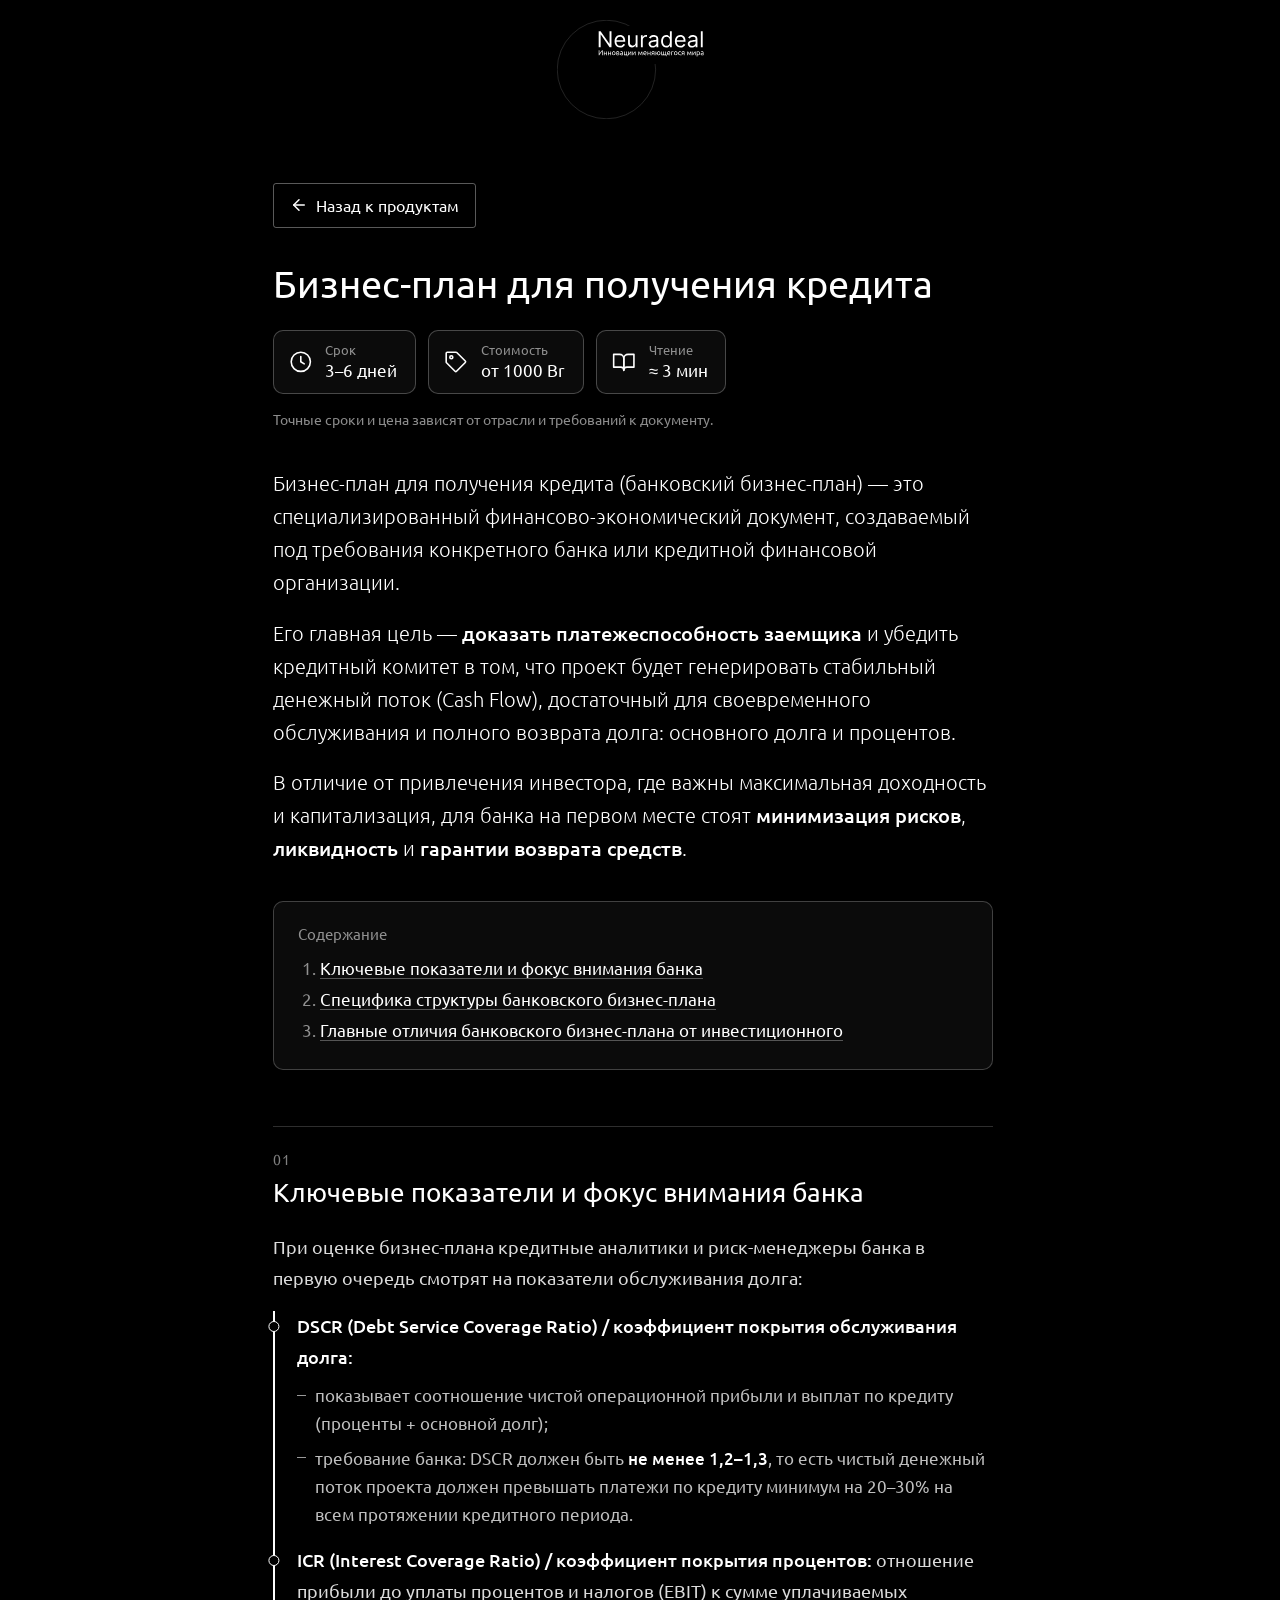
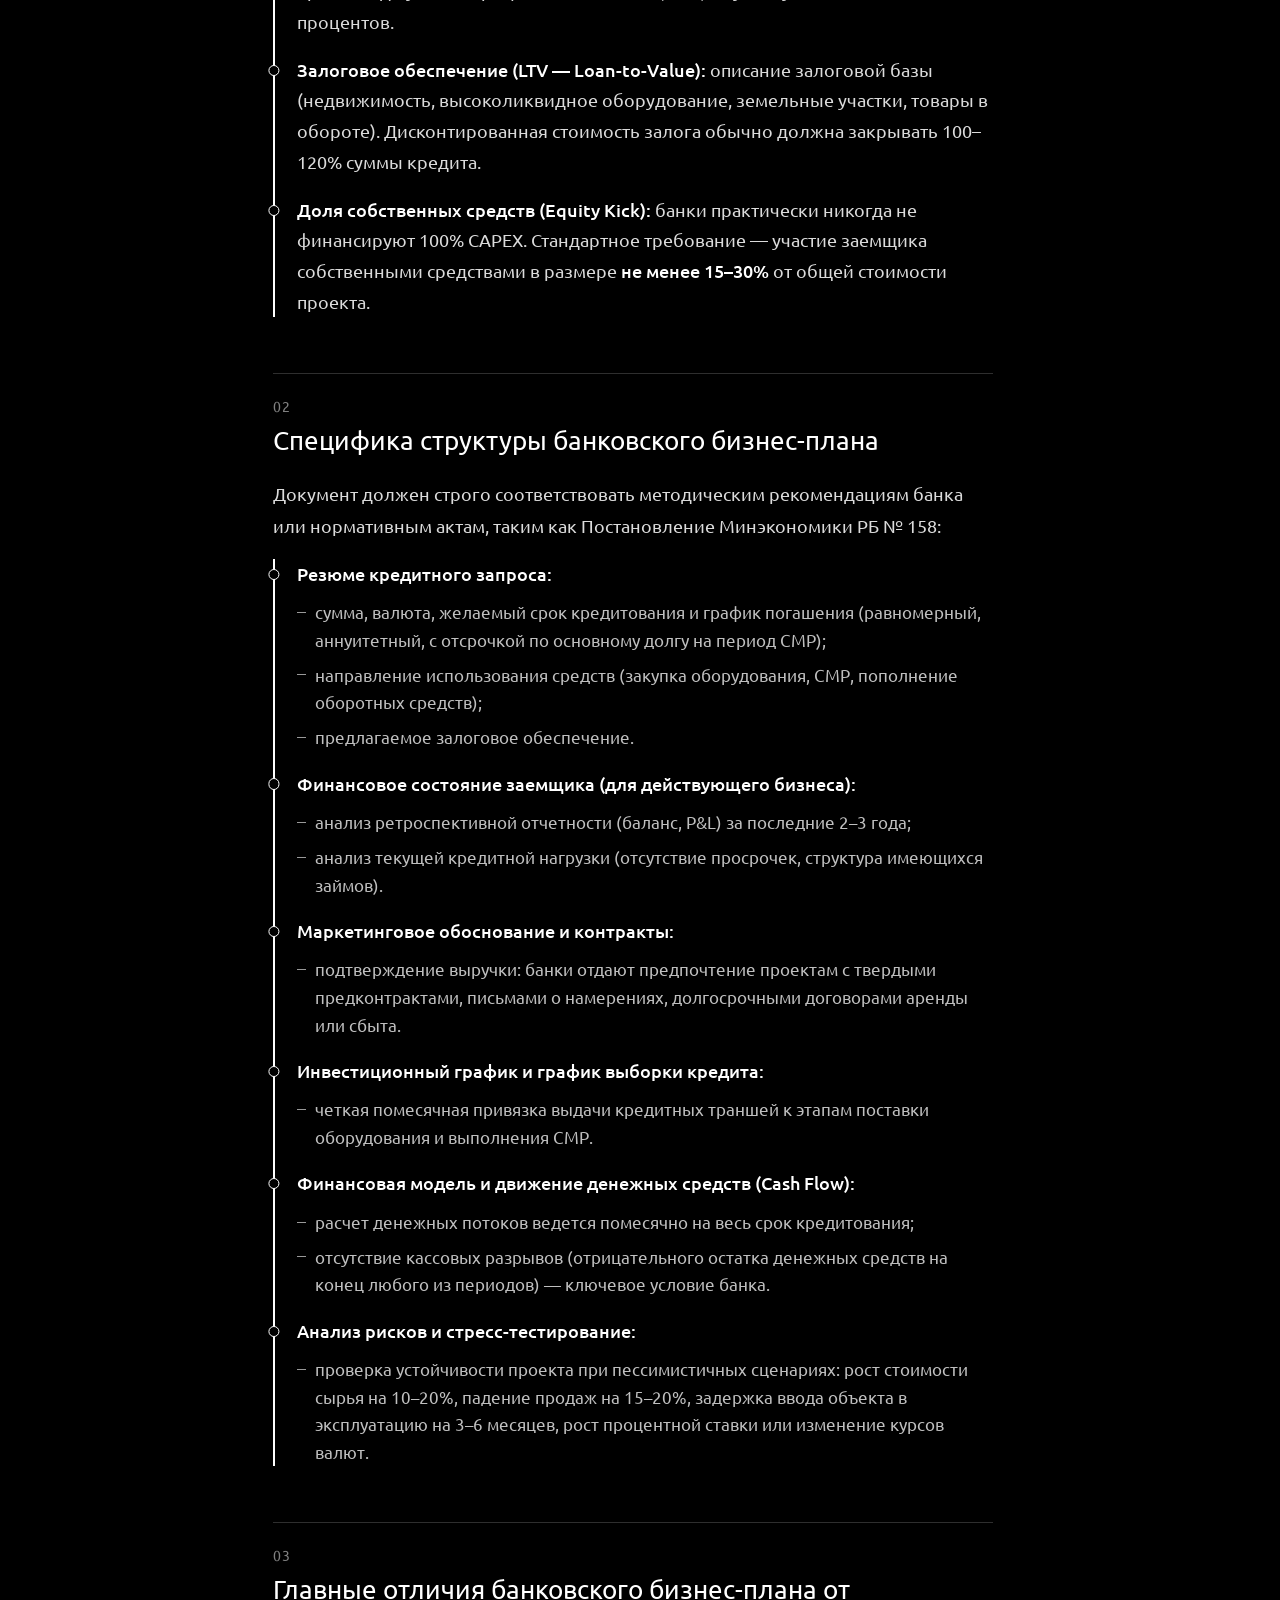
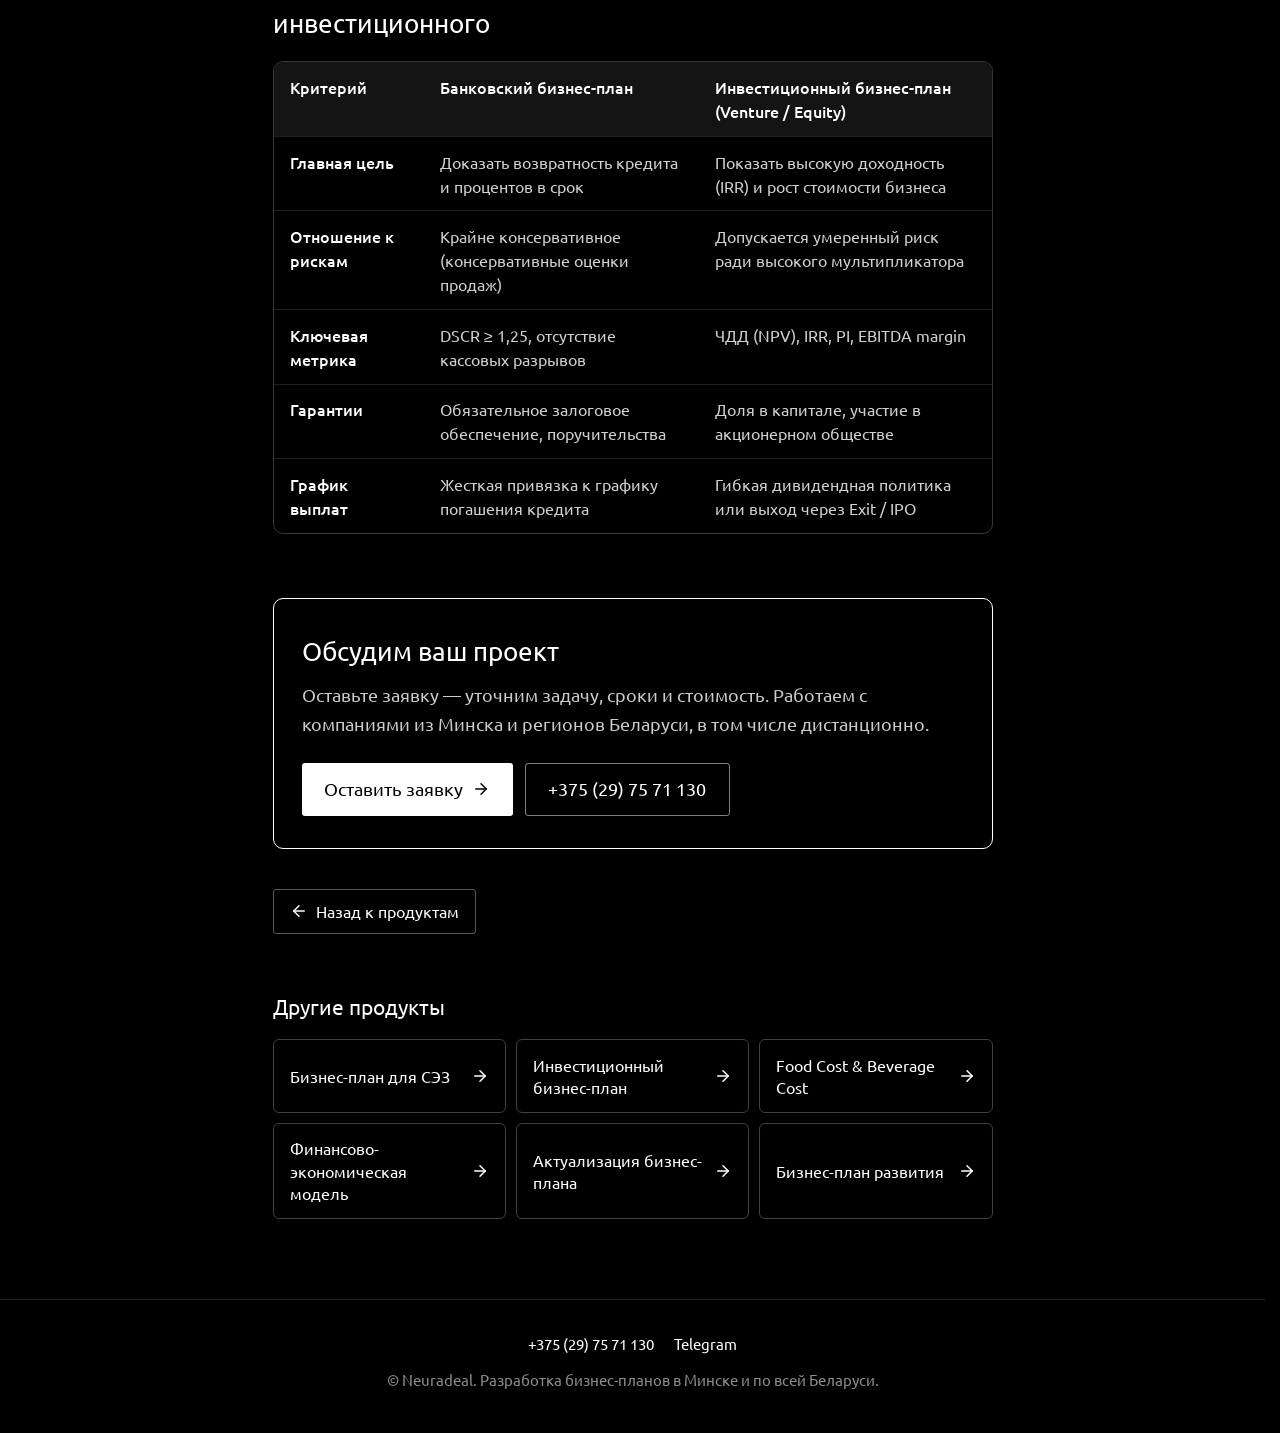
<file: biznes-plan-dlya-kredita/index.html>
<!DOCTYPE html>
<html lang="ru" class="is-loading">
<head>
    <meta charset="UTF-8">
    <meta name="viewport" content="width=device-width, initial-scale=1.0">
    <title>Бизнес-план для кредита в банке на заказ в Минске — Neuradeal</title>
    <meta name="description" content="Банковский бизнес-план под требования белорусских банков: DSCR, залог, собственное участие, помесячный Cash Flow и стресс-тест. От 1000 Br, от 3 дней.">
    <link rel="canonical" href="https://neuradeal.com/biznes-plan-dlya-kredita/">
    <meta name="robots" content="index, follow">
    <meta property="og:type" content="website">
    <meta property="og:locale" content="ru_RU">
    <meta property="og:site_name" content="Neuradeal">
    <meta property="og:url" content="https://neuradeal.com/biznes-plan-dlya-kredita/">
    <meta property="og:title" content="Бизнес-план для кредита в банке на заказ в Минске — Neuradeal">
    <meta property="og:description" content="Банковский бизнес-план под требования белорусских банков: DSCR, залог, собственное участие, помесячный Cash Flow и стресс-тест. От 1000 Br, от 3 дней.">
    <meta property="og:image" content="https://neuradeal.com/images/og/biznes-plan-dlya-kredita.png">
    <meta property="og:image:type" content="image/png">
    <meta property="og:image:width" content="1200">
    <meta property="og:image:height" content="630">
    <meta property="og:image:alt" content="Бизнес-план для получения кредита — Neuradeal, Минск">
    <meta name="twitter:card" content="summary_large_image">
    <link rel="shortcut icon" type="image/x-icon" href="../favicon.png">
    <!-- Google tag (gtag.js) -->
    <script async src="https://www.googletagmanager.com/gtag/js?id=G-T2621LLK3T"></script>
    <script>
        window.dataLayer = window.dataLayer || [];
        function gtag(){dataLayer.push(arguments);}
        gtag('js', new Date());
        gtag('config', 'G-T2621LLK3T');
    </script>
    <!-- Yandex.Metrika counter -->
    <script type="text/javascript">
        (function(m,e,t,r,i,k,a){
            m[i]=m[i]||function(){(m[i].a=m[i].a||[]).push(arguments)};
            m[i].l=1*new Date();
            for (var j = 0; j < document.scripts.length; j++) {if (document.scripts[j].src === r) { return; }}
            k=e.createElement(t),a=e.getElementsByTagName(t)[0],k.async=1,k.src=r,a.parentNode.insertBefore(k,a)
        })(window, document,'script','https://mc.yandex.ru/metrika/tag.js?id=113521812', 'ym');

        ym(113521812, 'init', {ssr:true, webvisor:true, clickmap:true, ecommerce:"dataLayer", referrer: document.referrer, url: location.href, accurateTrackBounce:true, trackLinks:true});
    </script>
    <noscript><div><img src="https://mc.yandex.ru/watch/113521812" style="position:absolute; left:-9999px;" alt="" /></div></noscript>
    <!-- /Yandex.Metrika counter -->
    <link rel="preload" as="font" type="font/woff2" href="../fonts/ubuntu-400-cyrillic.woff2" crossorigin>
    <link rel="stylesheet" href="../fonts/ubuntu.css">
    <link rel="stylesheet" href="../fonts/ubuntu-500.css">
    <link rel="stylesheet" href="../styles/loader.css">
    <noscript><style>html.is-loading, html.is-loading body { overflow: auto !important; } #loader { display: none; }</style></noscript>
    <link rel="preload" as="image" href="../images/Logo.svg">
    <link rel="stylesheet" href="../styles/product.css">
    <script type="application/ld+json">
    {
        "@context": "https://schema.org",
        "@type": "Service",
        "name": "Бизнес-план для получения кредита",
        "serviceType": "Бизнес-план для получения кредита",
        "description": "Банковский бизнес-план под требования белорусских банков: DSCR, залог, собственное участие, помесячный Cash Flow и стресс-тест. От 1000 Br, от 3 дней.",
        "url": "https://neuradeal.com/biznes-plan-dlya-kredita/",
        "inLanguage": "ru",
        "areaServed": {
            "@type": "Country",
            "name": "Беларусь"
        },
        "provider": {
            "@type": "ProfessionalService",
            "@id": "https://neuradeal.com/#organization",
            "name": "Neuradeal",
            "url": "https://neuradeal.com/",
            "telephone": "+375297571130"
        },
        "offers": {
            "@type": "Offer",
            "priceCurrency": "BYN",
            "priceSpecification": {
                "@type": "PriceSpecification",
                "minPrice": 1000,
                "priceCurrency": "BYN"
            }
        }
    }
    </script>
    <script type="application/ld+json">
    {
        "@context": "https://schema.org",
        "@type": "BreadcrumbList",
        "itemListElement": [
            { "@type": "ListItem", "position": 1, "name": "Главная", "item": "https://neuradeal.com/" },
            { "@type": "ListItem", "position": 2, "name": "Бизнес-план для получения кредита", "item": "https://neuradeal.com/biznes-plan-dlya-kredita/" }
        ]
    }
    </script>
</head>
<body>
    <div id="loader" role="status">
        <img src="../images/Logo.svg" alt="">
        <p>Загрузка<span class="loader-dots" aria-hidden="true"><span>.</span><span>.</span><span>.</span></span></p>
    </div>
    <script src="../src/loader.js"></script>
    <header class="top">
        <a href="../" aria-label="Neuradeal — на главную">
            <img src="../images/Logo.svg" alt="Neuradeal">
        </a>
    </header>
    <main class="page">
        <a class="back" href="../#products"><svg width="18" height="18" viewBox="0 0 24 24" fill="none" stroke="currentColor" stroke-width="2" stroke-linecap="round" stroke-linejoin="round" aria-hidden="true"><path d="M19 12H5"/><path d="M12 19l-7-7 7-7"/></svg><span>Назад к продуктам</span></a>

        <h1>Бизнес-план для получения кредита</h1>

        <ul class="facts" aria-label="Коротко о продукте">
            <li><svg viewBox="0 0 24 24" fill="none" stroke="currentColor" stroke-width="1.5" stroke-linecap="round" stroke-linejoin="round" aria-hidden="true"><circle cx="12" cy="12" r="9"/><path d="M12 7v5l3.2 2"/></svg><span><span class="fact-label">Срок</span> <span class="fact-value">3–6 дней</span></span></li>
            <li><svg viewBox="0 0 24 24" fill="none" stroke="currentColor" stroke-width="1.5" stroke-linecap="round" stroke-linejoin="round" aria-hidden="true"><path d="M3 12.2V4a1 1 0 0 1 1-1h8.2a1 1 0 0 1 .7.3l8 8a1 1 0 0 1 0 1.4l-8.2 8.2a1 1 0 0 1-1.4 0l-8-8a1 1 0 0 1-.3-.7z"/><circle cx="7.8" cy="7.8" r="1.4"/></svg><span><span class="fact-label">Стоимость</span> <span class="fact-value">от 1000 Br</span></span></li>
            <li><svg viewBox="0 0 24 24" fill="none" stroke="currentColor" stroke-width="1.5" stroke-linecap="round" stroke-linejoin="round" aria-hidden="true"><path d="M2.5 5H8a4 4 0 0 1 4 4v11a3 3 0 0 0-3-3H2.5z"/><path d="M21.5 5H16a4 4 0 0 0-4 4v11a3 3 0 0 1 3-3h6.5z"/></svg><span><span class="fact-label">Чтение</span> <span class="fact-value">≈ 3 мин</span></span></li>
        </ul>
        <p class="facts-note">Точные сроки и цена зависят от отрасли и требований к документу.</p>

        <div class="lead">
            <p>Бизнес-план для получения кредита (банковский бизнес-план) — это специализированный финансово-экономический документ, создаваемый под требования конкретного банка или кредитной финансовой организации.</p>
            <p>Его главная цель — <strong>доказать платежеспособность заемщика</strong> и убедить кредитный комитет в том, что проект будет генерировать стабильный денежный поток (Cash Flow), достаточный для своевременного обслуживания и полного возврата долга: основного долга и процентов.</p>
            <p>В отличие от привлечения инвестора, где важны максимальная доходность и капитализация, для банка на первом месте стоят <strong>минимизация рисков</strong>, <strong>ликвидность</strong> и <strong>гарантии возврата средств</strong>.</p>
        </div>

        <nav class="toc" aria-label="Содержание">
            <p class="toc-title">Содержание</p>
            <ol>
                <li><a href="#razdel-1">Ключевые показатели и фокус внимания банка</a></li>
                <li><a href="#razdel-2">Специфика структуры банковского бизнес-плана</a></li>
                <li><a href="#razdel-3">Главные отличия банковского бизнес-плана от инвестиционного</a></li>
            </ol>
        </nav>

        <article class="content">
            <section aria-labelledby="razdel-1">
                <h2 id="razdel-1">Ключевые показатели и фокус внимания банка</h2>
                <p>При оценке бизнес-плана кредитные аналитики и риск-менеджеры банка в первую очередь смотрят на показатели обслуживания долга:</p>
                <ul>
                    <li><strong>DSCR (Debt Service Coverage Ratio) / коэффициент покрытия обслуживания долга:</strong>
                        <ul>
                            <li>показывает соотношение чистой операционной прибыли и выплат по кредиту (проценты + основной долг);</li>
                            <li>требование банка: DSCR должен быть <strong>не менее 1,2–1,3</strong>, то есть чистый денежный поток проекта должен превышать платежи по кредиту минимум на 20–30% на всем протяжении кредитного периода.</li>
                        </ul>
                    </li>
                    <li><strong>ICR (Interest Coverage Ratio) / коэффициент покрытия процентов:</strong> отношение прибыли до уплаты процентов и налогов (EBIT) к сумме уплачиваемых процентов.</li>
                    <li><strong>Залоговое обеспечение (LTV — Loan-to-Value):</strong> описание залоговой базы (недвижимость, высоколиквидное оборудование, земельные участки, товары в обороте). Дисконтированная стоимость залога обычно должна закрывать 100–120% суммы кредита.</li>
                    <li><strong>Доля собственных средств (Equity Kick):</strong> банки практически никогда не финансируют 100% CAPEX. Стандартное требование — участие заемщика собственными средствами в размере <strong>не менее 15–30%</strong> от общей стоимости проекта.</li>
                </ul>
            </section>
            <section aria-labelledby="razdel-2">
                <h2 id="razdel-2">Специфика структуры банковского бизнес-плана</h2>
                <p>Документ должен строго соответствовать методическим рекомендациям банка или нормативным актам, таким как Постановление Минэкономики РБ № 158:</p>
                <ul>
                    <li><strong>Резюме кредитного запроса:</strong>
                        <ul>
                            <li>сумма, валюта, желаемый срок кредитования и график погашения (равномерный, аннуитетный, с отсрочкой по основному долгу на период СМР);</li>
                            <li>направление использования средств (закупка оборудования, СМР, пополнение оборотных средств);</li>
                            <li>предлагаемое залоговое обеспечение.</li>
                        </ul>
                    </li>
                    <li><strong>Финансовое состояние заемщика (для действующего бизнеса):</strong>
                        <ul>
                            <li>анализ ретроспективной отчетности (баланс, P&amp;L) за последние 2–3 года;</li>
                            <li>анализ текущей кредитной нагрузки (отсутствие просрочек, структура имеющихся займов).</li>
                        </ul>
                    </li>
                    <li><strong>Маркетинговое обоснование и контракты:</strong>
                        <ul>
                            <li>подтверждение выручки: банки отдают предпочтение проектам с твердыми предконтрактами, письмами о намерениях, долгосрочными договорами аренды или сбыта.</li>
                        </ul>
                    </li>
                    <li><strong>Инвестиционный график и график выборки кредита:</strong>
                        <ul>
                            <li>четкая помесячная привязка выдачи кредитных траншей к этапам поставки оборудования и выполнения СМР.</li>
                        </ul>
                    </li>
                    <li><strong>Финансовая модель и движение денежных средств (Cash Flow):</strong>
                        <ul>
                            <li>расчет денежных потоков ведется помесячно на весь срок кредитования;</li>
                            <li>отсутствие кассовых разрывов (отрицательного остатка денежных средств на конец любого из периодов) — ключевое условие банка.</li>
                        </ul>
                    </li>
                    <li><strong>Анализ рисков и стресс-тестирование:</strong>
                        <ul>
                            <li>проверка устойчивости проекта при пессимистичных сценариях: рост стоимости сырья на 10–20%, падение продаж на 15–20%, задержка ввода объекта в эксплуатацию на 3–6 месяцев, рост процентной ставки или изменение курсов валют.</li>
                        </ul>
                    </li>
                </ul>
            </section>
            <section aria-labelledby="razdel-3">
                <h2 id="razdel-3">Главные отличия банковского бизнес-плана от инвестиционного</h2>
                <div class="table-wrap">
                    <table>
                        <thead><tr><th scope="col">Критерий</th><th scope="col">Банковский бизнес-план</th><th scope="col">Инвестиционный бизнес-план (Venture / Equity)</th></tr></thead>
                        <tbody>
                            <tr><th scope="row">Главная цель</th><td data-label="Банковский бизнес-план">Доказать возвратность кредита и процентов в срок</td><td data-label="Инвестиционный бизнес-план (Venture / Equity)">Показать высокую доходность (IRR) и рост стоимости бизнеса</td></tr>
                            <tr><th scope="row">Отношение к рискам</th><td data-label="Банковский бизнес-план">Крайне консервативное (консервативные оценки продаж)</td><td data-label="Инвестиционный бизнес-план (Venture / Equity)">Допускается умеренный риск ради высокого мультипликатора</td></tr>
                            <tr><th scope="row">Ключевая метрика</th><td data-label="Банковский бизнес-план">DSCR ≥ 1,25, отсутствие кассовых разрывов</td><td data-label="Инвестиционный бизнес-план (Venture / Equity)">ЧДД (NPV), IRR, PI, EBITDA margin</td></tr>
                            <tr><th scope="row">Гарантии</th><td data-label="Банковский бизнес-план">Обязательное залоговое обеспечение, поручительства</td><td data-label="Инвестиционный бизнес-план (Venture / Equity)">Доля в капитале, участие в акционерном обществе</td></tr>
                            <tr><th scope="row">График выплат</th><td data-label="Банковский бизнес-план">Жесткая привязка к графику погашения кредита</td><td data-label="Инвестиционный бизнес-план (Venture / Equity)">Гибкая дивидендная политика или выход через Exit / IPO</td></tr>
                        </tbody>
                    </table>
                </div>
            </section>
        </article>

        <section class="cta" aria-labelledby="cta-title">
            <h2 id="cta-title">Обсудим ваш проект</h2>
            <p>Оставьте заявку — уточним задачу, сроки и стоимость. Работаем с компаниями из Минска и регионов Беларуси, в том числе дистанционно.</p>
            <div class="cta-actions">
                <a class="btn btn-primary" href="../#application"><span>Оставить заявку</span><svg width="18" height="18" viewBox="0 0 24 24" fill="none" stroke="currentColor" stroke-width="2" stroke-linecap="round" stroke-linejoin="round" aria-hidden="true"><path d="M5 12h14"/><path d="M12 5l7 7-7 7"/></svg></a>
                <a class="btn btn-outline" href="tel:+375297571130">+375 (29) 75 71 130</a>
            </div>
        </section>

        <a class="back back-bottom" href="../#products"><svg width="18" height="18" viewBox="0 0 24 24" fill="none" stroke="currentColor" stroke-width="2" stroke-linecap="round" stroke-linejoin="round" aria-hidden="true"><path d="M19 12H5"/><path d="M12 19l-7-7 7-7"/></svg><span>Назад к продуктам</span></a>

        <nav class="others" aria-labelledby="others-title">
            <h2 id="others-title">Другие продукты</h2>
            <ul>
                <li><a href="../biznes-plan-dlya-sez/"><span>Бизнес-план для СЭЗ</span><svg width="18" height="18" viewBox="0 0 24 24" fill="none" stroke="currentColor" stroke-width="2" stroke-linecap="round" stroke-linejoin="round" aria-hidden="true"><path d="M5 12h14"/><path d="M12 5l7 7-7 7"/></svg></a></li>
                <li><a href="../investicionnyj-biznes-plan/"><span>Инвестиционный бизнес-план</span><svg width="18" height="18" viewBox="0 0 24 24" fill="none" stroke="currentColor" stroke-width="2" stroke-linecap="round" stroke-linejoin="round" aria-hidden="true"><path d="M5 12h14"/><path d="M12 5l7 7-7 7"/></svg></a></li>
                <li><a href="../food-cost-beverage-cost/"><span>Food Cost &amp; Beverage Cost</span><svg width="18" height="18" viewBox="0 0 24 24" fill="none" stroke="currentColor" stroke-width="2" stroke-linecap="round" stroke-linejoin="round" aria-hidden="true"><path d="M5 12h14"/><path d="M12 5l7 7-7 7"/></svg></a></li>
                <li><a href="../finansovo-ekonomicheskaya-model/"><span>Финансово-экономическая модель</span><svg width="18" height="18" viewBox="0 0 24 24" fill="none" stroke="currentColor" stroke-width="2" stroke-linecap="round" stroke-linejoin="round" aria-hidden="true"><path d="M5 12h14"/><path d="M12 5l7 7-7 7"/></svg></a></li>
                <li><a href="../aktualizaciya-biznes-plana/"><span>Актуализация бизнес-плана</span><svg width="18" height="18" viewBox="0 0 24 24" fill="none" stroke="currentColor" stroke-width="2" stroke-linecap="round" stroke-linejoin="round" aria-hidden="true"><path d="M5 12h14"/><path d="M12 5l7 7-7 7"/></svg></a></li>
                <li><a href="../biznes-plan-razvitiya/"><span>Бизнес-план развития</span><svg width="18" height="18" viewBox="0 0 24 24" fill="none" stroke="currentColor" stroke-width="2" stroke-linecap="round" stroke-linejoin="round" aria-hidden="true"><path d="M5 12h14"/><path d="M12 5l7 7-7 7"/></svg></a></li>
            </ul>
        </nav>
    </main>
    <footer class="footer">
        <div class="footer-links">
            <a href="tel:+375297571130">+375 (29) 75 71 130</a>
            <a href="https://t.me/Neuradeal" target="_blank" rel="noopener">Telegram</a>
        </div>
        <p>© Neuradeal. Разработка бизнес-планов в Минске и по всей Беларуси.</p>
    </footer>
    <script src="../src/contactGoals.js"></script>
    <script src="../src/localLinks.js"></script>
</body>
</html>
</file>
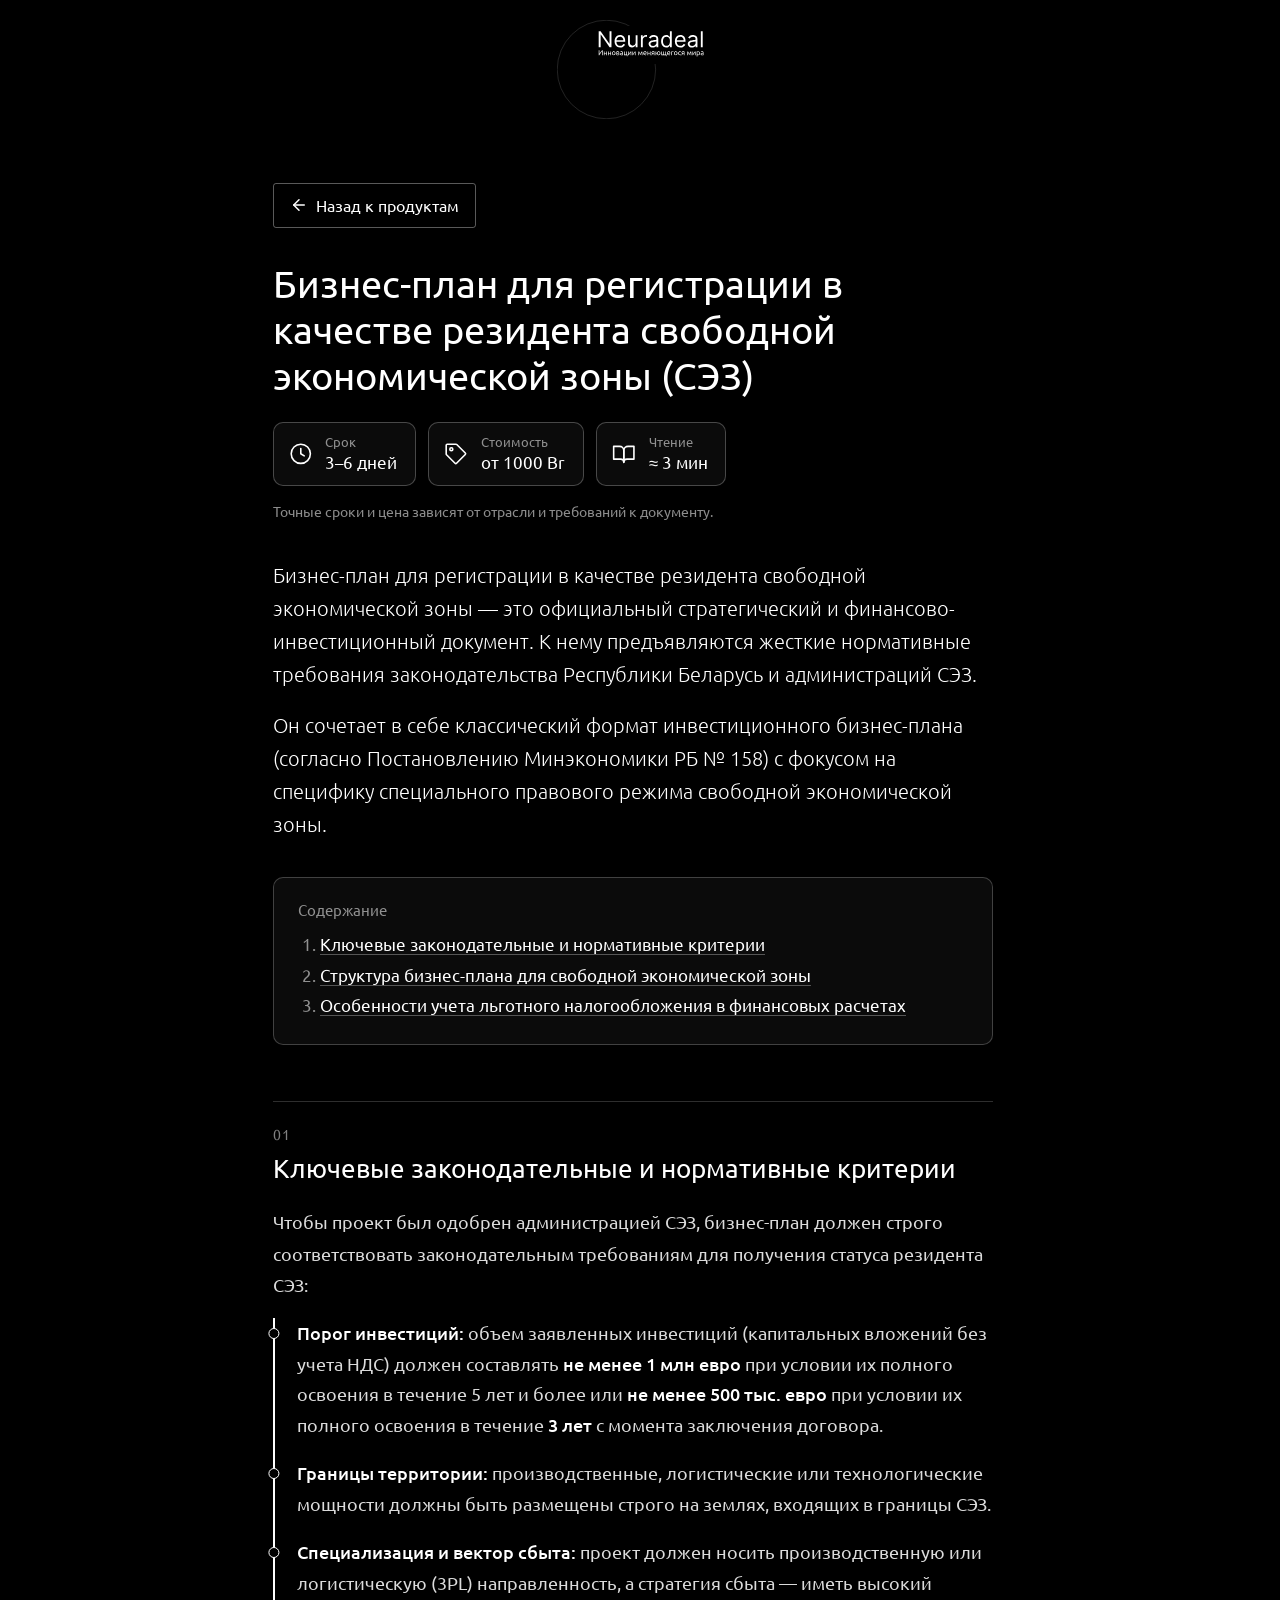
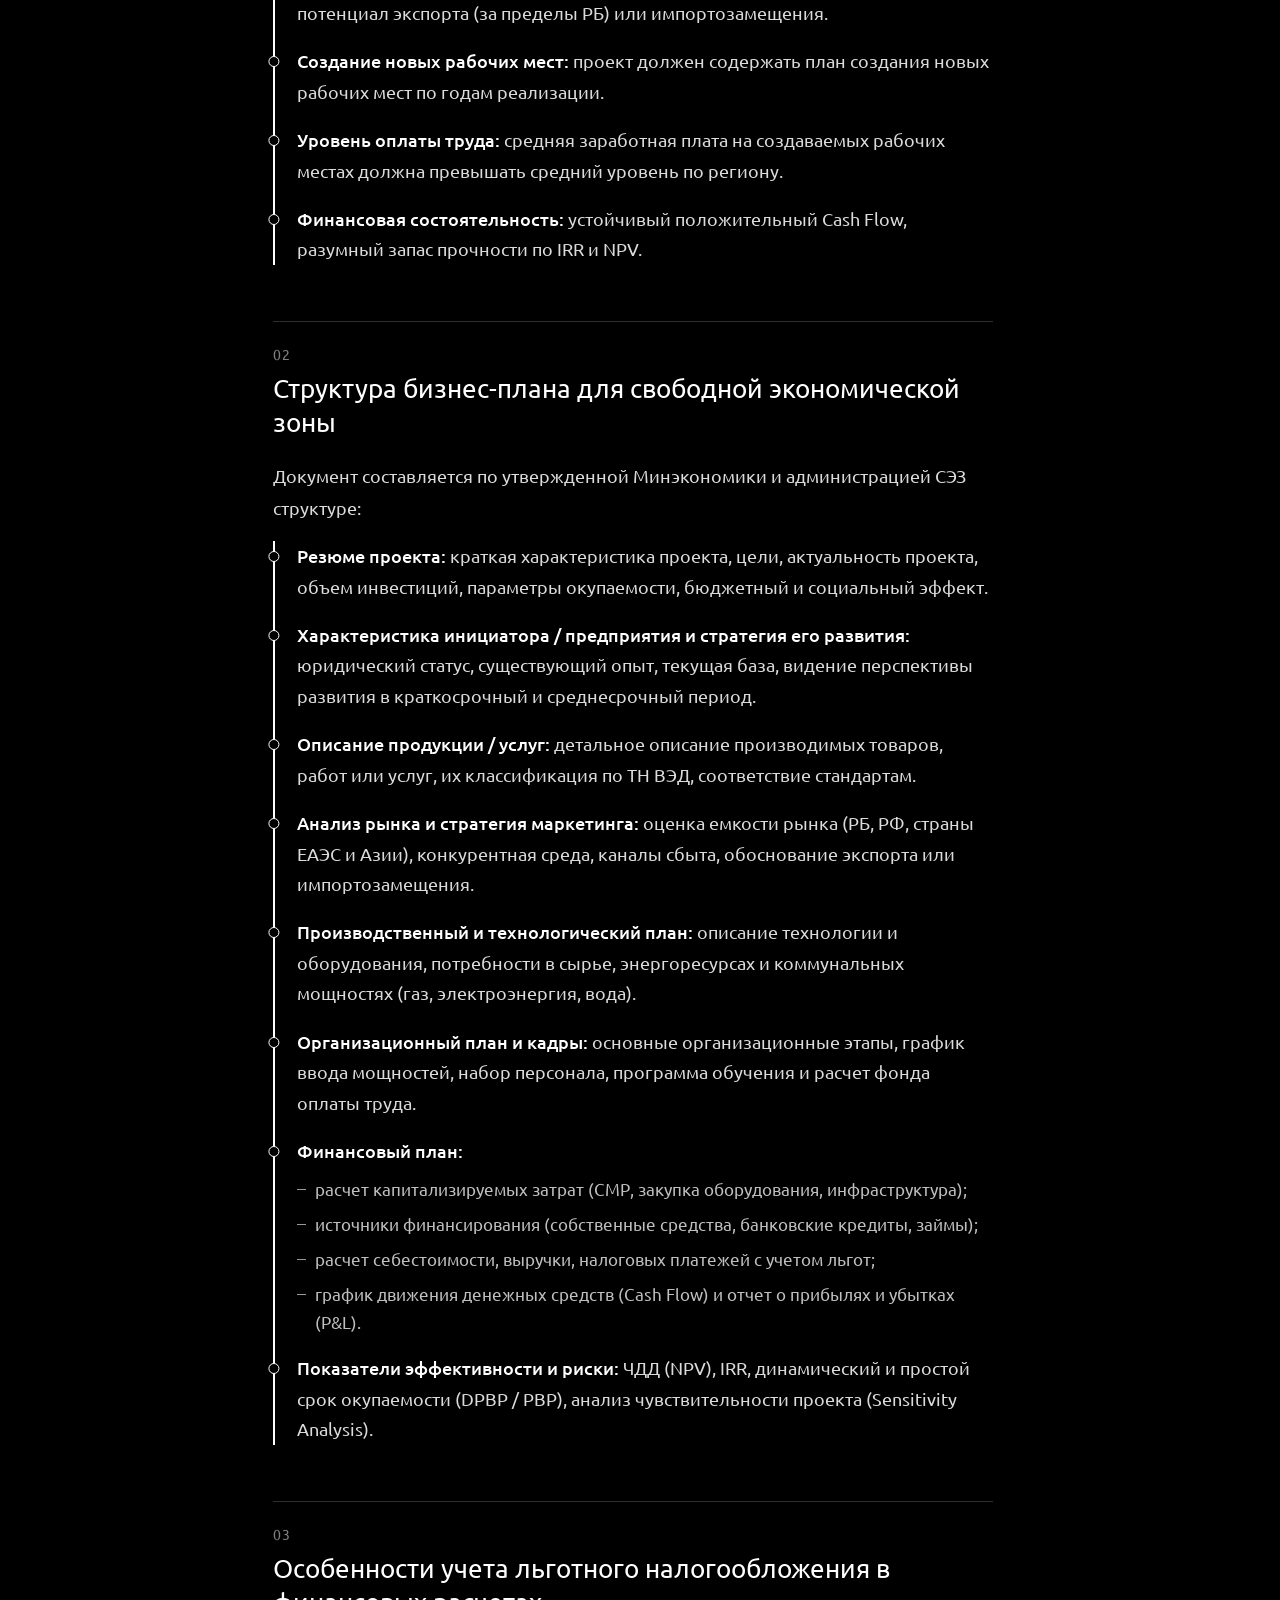
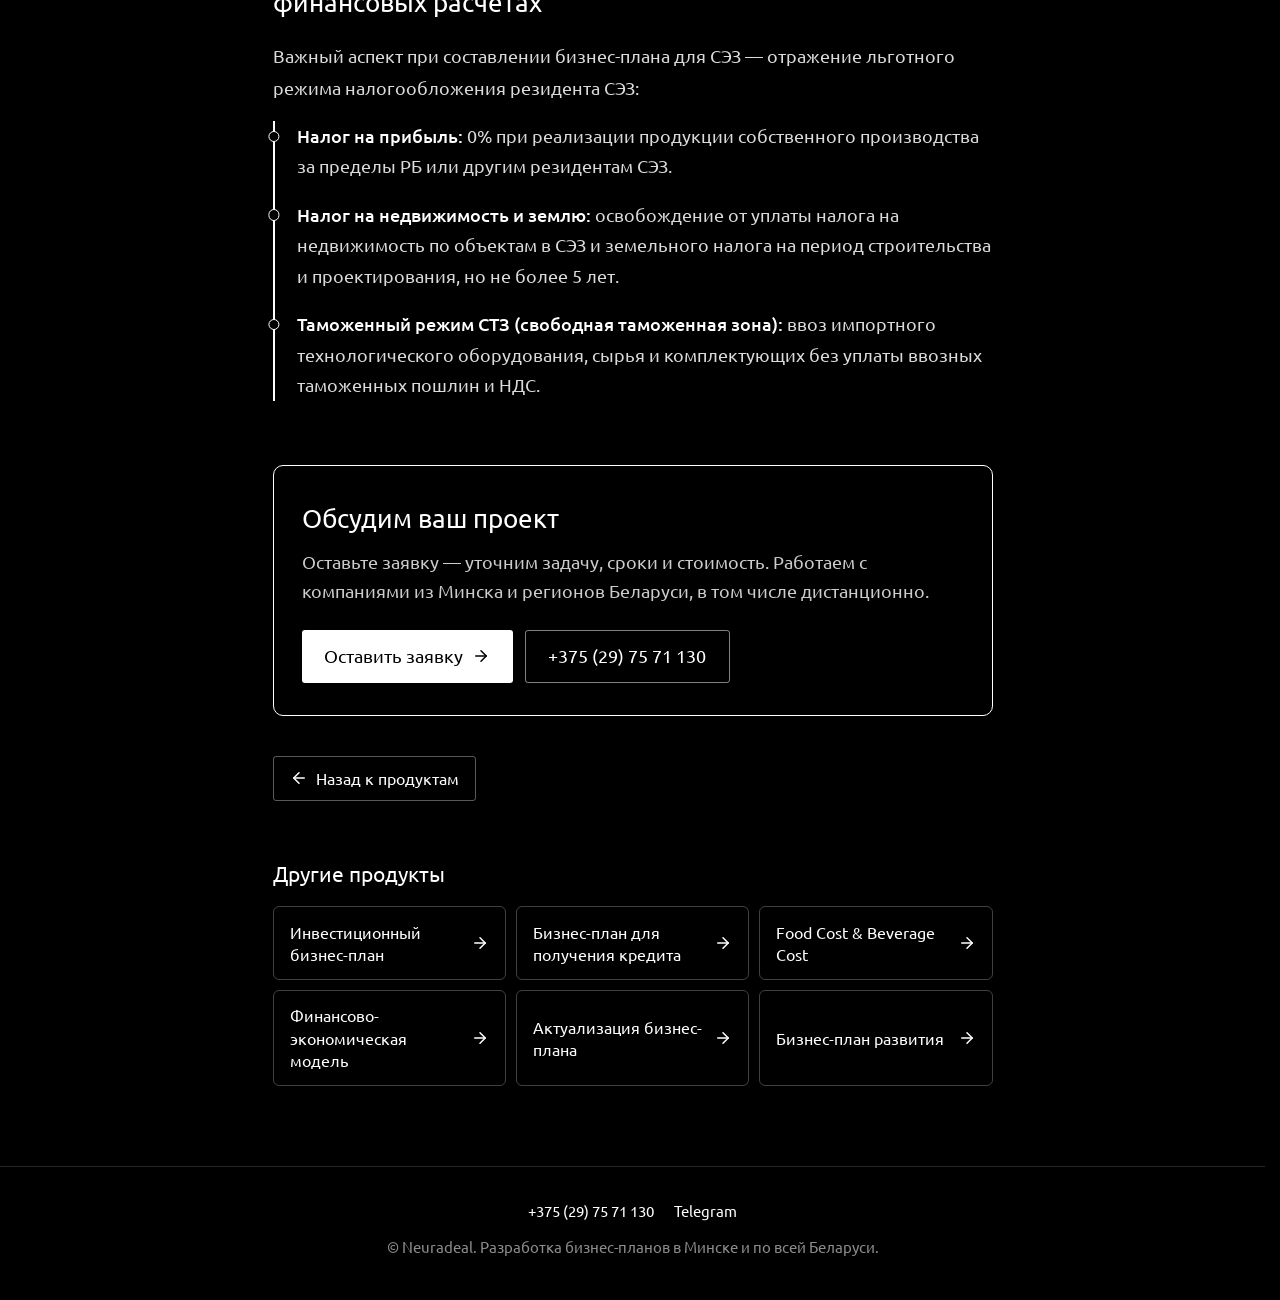
<file: biznes-plan-dlya-sez/index.html>
<!DOCTYPE html>
<html lang="ru" class="is-loading">
<head>
    <meta charset="UTF-8">
    <meta name="viewport" content="width=device-width, initial-scale=1.0">
    <title>Бизнес-план для СЭЗ в Беларуси на заказ — Neuradeal</title>
    <meta name="description" content="Бизнес-план для регистрации резидентом СЭЗ в Беларуси: порог инвестиций, структура по Постановлению № 158, налоговые льготы. От 1000 Br, от 3 дней.">
    <link rel="canonical" href="https://neuradeal.com/biznes-plan-dlya-sez/">
    <meta name="robots" content="index, follow">
    <meta property="og:type" content="website">
    <meta property="og:locale" content="ru_RU">
    <meta property="og:site_name" content="Neuradeal">
    <meta property="og:url" content="https://neuradeal.com/biznes-plan-dlya-sez/">
    <meta property="og:title" content="Бизнес-план для СЭЗ в Беларуси на заказ — Neuradeal">
    <meta property="og:description" content="Бизнес-план для регистрации резидентом СЭЗ в Беларуси: порог инвестиций, структура по Постановлению № 158, налоговые льготы. От 1000 Br, от 3 дней.">
    <meta property="og:image" content="https://neuradeal.com/images/og/biznes-plan-dlya-sez.png">
    <meta property="og:image:type" content="image/png">
    <meta property="og:image:width" content="1200">
    <meta property="og:image:height" content="630">
    <meta property="og:image:alt" content="Бизнес-план для СЭЗ — Neuradeal, Минск">
    <meta name="twitter:card" content="summary_large_image">
    <link rel="shortcut icon" type="image/x-icon" href="../favicon.png">
    <!-- Google tag (gtag.js) -->
    <script async src="https://www.googletagmanager.com/gtag/js?id=G-T2621LLK3T"></script>
    <script>
        window.dataLayer = window.dataLayer || [];
        function gtag(){dataLayer.push(arguments);}
        gtag('js', new Date());
        gtag('config', 'G-T2621LLK3T');
    </script>
    <!-- Yandex.Metrika counter -->
    <script type="text/javascript">
        (function(m,e,t,r,i,k,a){
            m[i]=m[i]||function(){(m[i].a=m[i].a||[]).push(arguments)};
            m[i].l=1*new Date();
            for (var j = 0; j < document.scripts.length; j++) {if (document.scripts[j].src === r) { return; }}
            k=e.createElement(t),a=e.getElementsByTagName(t)[0],k.async=1,k.src=r,a.parentNode.insertBefore(k,a)
        })(window, document,'script','https://mc.yandex.ru/metrika/tag.js?id=113521812', 'ym');

        ym(113521812, 'init', {ssr:true, webvisor:true, clickmap:true, ecommerce:"dataLayer", referrer: document.referrer, url: location.href, accurateTrackBounce:true, trackLinks:true});
    </script>
    <noscript><div><img src="https://mc.yandex.ru/watch/113521812" style="position:absolute; left:-9999px;" alt="" /></div></noscript>
    <!-- /Yandex.Metrika counter -->
    <link rel="preload" as="font" type="font/woff2" href="../fonts/ubuntu-400-cyrillic.woff2" crossorigin>
    <link rel="stylesheet" href="../fonts/ubuntu.css">
    <link rel="stylesheet" href="../fonts/ubuntu-500.css">
    <link rel="stylesheet" href="../styles/loader.css">
    <noscript><style>html.is-loading, html.is-loading body { overflow: auto !important; } #loader { display: none; }</style></noscript>
    <link rel="preload" as="image" href="../images/Logo.svg">
    <link rel="stylesheet" href="../styles/product.css">
    <script type="application/ld+json">
    {
        "@context": "https://schema.org",
        "@type": "Service",
        "name": "Бизнес-план для СЭЗ",
        "serviceType": "Бизнес-план для СЭЗ",
        "description": "Бизнес-план для регистрации резидентом СЭЗ в Беларуси: порог инвестиций, структура по Постановлению № 158, налоговые льготы. От 1000 Br, от 3 дней.",
        "url": "https://neuradeal.com/biznes-plan-dlya-sez/",
        "inLanguage": "ru",
        "areaServed": {
            "@type": "Country",
            "name": "Беларусь"
        },
        "provider": {
            "@type": "ProfessionalService",
            "@id": "https://neuradeal.com/#organization",
            "name": "Neuradeal",
            "url": "https://neuradeal.com/",
            "telephone": "+375297571130"
        },
        "offers": {
            "@type": "Offer",
            "priceCurrency": "BYN",
            "priceSpecification": {
                "@type": "PriceSpecification",
                "minPrice": 1000,
                "priceCurrency": "BYN"
            }
        }
    }
    </script>
    <script type="application/ld+json">
    {
        "@context": "https://schema.org",
        "@type": "BreadcrumbList",
        "itemListElement": [
            { "@type": "ListItem", "position": 1, "name": "Главная", "item": "https://neuradeal.com/" },
            { "@type": "ListItem", "position": 2, "name": "Бизнес-план для СЭЗ", "item": "https://neuradeal.com/biznes-plan-dlya-sez/" }
        ]
    }
    </script>
</head>
<body>
    <div id="loader" role="status">
        <img src="../images/Logo.svg" alt="">
        <p>Загрузка<span class="loader-dots" aria-hidden="true"><span>.</span><span>.</span><span>.</span></span></p>
    </div>
    <script src="../src/loader.js"></script>
    <header class="top">
        <a href="../" aria-label="Neuradeal — на главную">
            <img src="../images/Logo.svg" alt="Neuradeal">
        </a>
    </header>
    <main class="page">
        <a class="back" href="../#products"><svg width="18" height="18" viewBox="0 0 24 24" fill="none" stroke="currentColor" stroke-width="2" stroke-linecap="round" stroke-linejoin="round" aria-hidden="true"><path d="M19 12H5"/><path d="M12 19l-7-7 7-7"/></svg><span>Назад к продуктам</span></a>

        <h1>Бизнес-план для регистрации в качестве резидента свободной экономической зоны (СЭЗ)</h1>

        <ul class="facts" aria-label="Коротко о продукте">
            <li><svg viewBox="0 0 24 24" fill="none" stroke="currentColor" stroke-width="1.5" stroke-linecap="round" stroke-linejoin="round" aria-hidden="true"><circle cx="12" cy="12" r="9"/><path d="M12 7v5l3.2 2"/></svg><span><span class="fact-label">Срок</span> <span class="fact-value">3–6 дней</span></span></li>
            <li><svg viewBox="0 0 24 24" fill="none" stroke="currentColor" stroke-width="1.5" stroke-linecap="round" stroke-linejoin="round" aria-hidden="true"><path d="M3 12.2V4a1 1 0 0 1 1-1h8.2a1 1 0 0 1 .7.3l8 8a1 1 0 0 1 0 1.4l-8.2 8.2a1 1 0 0 1-1.4 0l-8-8a1 1 0 0 1-.3-.7z"/><circle cx="7.8" cy="7.8" r="1.4"/></svg><span><span class="fact-label">Стоимость</span> <span class="fact-value">от 1000 Br</span></span></li>
            <li><svg viewBox="0 0 24 24" fill="none" stroke="currentColor" stroke-width="1.5" stroke-linecap="round" stroke-linejoin="round" aria-hidden="true"><path d="M2.5 5H8a4 4 0 0 1 4 4v11a3 3 0 0 0-3-3H2.5z"/><path d="M21.5 5H16a4 4 0 0 0-4 4v11a3 3 0 0 1 3-3h6.5z"/></svg><span><span class="fact-label">Чтение</span> <span class="fact-value">≈ 3 мин</span></span></li>
        </ul>
        <p class="facts-note">Точные сроки и цена зависят от отрасли и требований к документу.</p>

        <div class="lead">
            <p>Бизнес-план для регистрации в качестве резидента свободной экономической зоны — это официальный стратегический и финансово-инвестиционный документ. К нему предъявляются жесткие нормативные требования законодательства Республики Беларусь и администраций СЭЗ.</p>
            <p>Он сочетает в себе классический формат инвестиционного бизнес-плана (согласно Постановлению Минэкономики РБ № 158) с фокусом на специфику специального правового режима свободной экономической зоны.</p>
        </div>

        <nav class="toc" aria-label="Содержание">
            <p class="toc-title">Содержание</p>
            <ol>
                <li><a href="#razdel-1">Ключевые законодательные и нормативные критерии</a></li>
                <li><a href="#razdel-2">Структура бизнес-плана для свободной экономической зоны</a></li>
                <li><a href="#razdel-3">Особенности учета льготного налогообложения в финансовых расчетах</a></li>
            </ol>
        </nav>

        <article class="content">
            <section aria-labelledby="razdel-1">
                <h2 id="razdel-1">Ключевые законодательные и нормативные критерии</h2>
                <p>Чтобы проект был одобрен администрацией СЭЗ, бизнес-план должен строго соответствовать законодательным требованиям для получения статуса резидента СЭЗ:</p>
                <ul>
                    <li><strong>Порог инвестиций:</strong> объем заявленных инвестиций (капитальных вложений без учета НДС) должен составлять <strong>не менее 1 млн евро</strong> при условии их полного освоения в течение 5 лет и более или <strong>не менее 500 тыс. евро</strong> при условии их полного освоения в течение <strong>3 лет</strong> с момента заключения договора.</li>
                    <li><strong>Границы территории:</strong> производственные, логистические или технологические мощности должны быть размещены строго на землях, входящих в границы СЭЗ.</li>
                    <li><strong>Специализация и вектор сбыта:</strong> проект должен носить производственную или логистическую (3PL) направленность, а стратегия сбыта — иметь высокий потенциал экспорта (за пределы РБ) или импортозамещения.</li>
                    <li><strong>Создание новых рабочих мест:</strong> проект должен содержать план создания новых рабочих мест по годам реализации.</li>
                    <li><strong>Уровень оплаты труда:</strong> средняя заработная плата на создаваемых рабочих местах должна превышать средний уровень по региону.</li>
                    <li><strong>Финансовая состоятельность:</strong> устойчивый положительный Cash Flow, разумный запас прочности по IRR и NPV.</li>
                </ul>
            </section>
            <section aria-labelledby="razdel-2">
                <h2 id="razdel-2">Структура бизнес-плана для свободной экономической зоны</h2>
                <p>Документ составляется по утвержденной Минэкономики и администрацией СЭЗ структуре:</p>
                <ul>
                    <li><strong>Резюме проекта:</strong> краткая характеристика проекта, цели, актуальность проекта, объем инвестиций, параметры окупаемости, бюджетный и социальный эффект.</li>
                    <li><strong>Характеристика инициатора / предприятия и стратегия его развития:</strong> юридический статус, существующий опыт, текущая база, видение перспективы развития в краткосрочный и среднесрочный период.</li>
                    <li><strong>Описание продукции / услуг:</strong> детальное описание производимых товаров, работ или услуг, их классификация по ТН ВЭД, соответствие стандартам.</li>
                    <li><strong>Анализ рынка и стратегия маркетинга:</strong> оценка емкости рынка (РБ, РФ, страны ЕАЭС и Азии), конкурентная среда, каналы сбыта, обоснование экспорта или импортозамещения.</li>
                    <li><strong>Производственный и технологический план:</strong> описание технологии и оборудования, потребности в сырье, энергоресурсах и коммунальных мощностях (газ, электроэнергия, вода).</li>
                    <li><strong>Организационный план и кадры:</strong> основные организационные этапы, график ввода мощностей, набор персонала, программа обучения и расчет фонда оплаты труда.</li>
                    <li><strong>Финансовый план:</strong>
                        <ul>
                            <li>расчет капитализируемых затрат (СМР, закупка оборудования, инфраструктура);</li>
                            <li>источники финансирования (собственные средства, банковские кредиты, займы);</li>
                            <li>расчет себестоимости, выручки, налоговых платежей с учетом льгот;</li>
                            <li>график движения денежных средств (Cash Flow) и отчет о прибылях и убытках (P&amp;L).</li>
                        </ul>
                    </li>
                    <li><strong>Показатели эффективности и риски:</strong> ЧДД (NPV), IRR, динамический и простой срок окупаемости (DPBP / PBP), анализ чувствительности проекта (Sensitivity Analysis).</li>
                </ul>
            </section>
            <section aria-labelledby="razdel-3">
                <h2 id="razdel-3">Особенности учета льготного налогообложения в финансовых расчетах</h2>
                <p>Важный аспект при составлении бизнес-плана для СЭЗ — отражение льготного режима налогообложения резидента СЭЗ:</p>
                <ul>
                    <li><strong>Налог на прибыль:</strong> 0% при реализации продукции собственного производства за пределы РБ или другим резидентам СЭЗ.</li>
                    <li><strong>Налог на недвижимость и землю:</strong> освобождение от уплаты налога на недвижимость по объектам в СЭЗ и земельного налога на период строительства и проектирования, но не более 5 лет.</li>
                    <li><strong>Таможенный режим СТЗ (свободная таможенная зона):</strong> ввоз импортного технологического оборудования, сырья и комплектующих без уплаты ввозных таможенных пошлин и НДС.</li>
                </ul>
            </section>
        </article>

        <section class="cta" aria-labelledby="cta-title">
            <h2 id="cta-title">Обсудим ваш проект</h2>
            <p>Оставьте заявку — уточним задачу, сроки и стоимость. Работаем с компаниями из Минска и регионов Беларуси, в том числе дистанционно.</p>
            <div class="cta-actions">
                <a class="btn btn-primary" href="../#application"><span>Оставить заявку</span><svg width="18" height="18" viewBox="0 0 24 24" fill="none" stroke="currentColor" stroke-width="2" stroke-linecap="round" stroke-linejoin="round" aria-hidden="true"><path d="M5 12h14"/><path d="M12 5l7 7-7 7"/></svg></a>
                <a class="btn btn-outline" href="tel:+375297571130">+375 (29) 75 71 130</a>
            </div>
        </section>

        <a class="back back-bottom" href="../#products"><svg width="18" height="18" viewBox="0 0 24 24" fill="none" stroke="currentColor" stroke-width="2" stroke-linecap="round" stroke-linejoin="round" aria-hidden="true"><path d="M19 12H5"/><path d="M12 19l-7-7 7-7"/></svg><span>Назад к продуктам</span></a>

        <nav class="others" aria-labelledby="others-title">
            <h2 id="others-title">Другие продукты</h2>
            <ul>
                <li><a href="../investicionnyj-biznes-plan/"><span>Инвестиционный бизнес-план</span><svg width="18" height="18" viewBox="0 0 24 24" fill="none" stroke="currentColor" stroke-width="2" stroke-linecap="round" stroke-linejoin="round" aria-hidden="true"><path d="M5 12h14"/><path d="M12 5l7 7-7 7"/></svg></a></li>
                <li><a href="../biznes-plan-dlya-kredita/"><span>Бизнес-план для получения кредита</span><svg width="18" height="18" viewBox="0 0 24 24" fill="none" stroke="currentColor" stroke-width="2" stroke-linecap="round" stroke-linejoin="round" aria-hidden="true"><path d="M5 12h14"/><path d="M12 5l7 7-7 7"/></svg></a></li>
                <li><a href="../food-cost-beverage-cost/"><span>Food Cost &amp; Beverage Cost</span><svg width="18" height="18" viewBox="0 0 24 24" fill="none" stroke="currentColor" stroke-width="2" stroke-linecap="round" stroke-linejoin="round" aria-hidden="true"><path d="M5 12h14"/><path d="M12 5l7 7-7 7"/></svg></a></li>
                <li><a href="../finansovo-ekonomicheskaya-model/"><span>Финансово-экономическая модель</span><svg width="18" height="18" viewBox="0 0 24 24" fill="none" stroke="currentColor" stroke-width="2" stroke-linecap="round" stroke-linejoin="round" aria-hidden="true"><path d="M5 12h14"/><path d="M12 5l7 7-7 7"/></svg></a></li>
                <li><a href="../aktualizaciya-biznes-plana/"><span>Актуализация бизнес-плана</span><svg width="18" height="18" viewBox="0 0 24 24" fill="none" stroke="currentColor" stroke-width="2" stroke-linecap="round" stroke-linejoin="round" aria-hidden="true"><path d="M5 12h14"/><path d="M12 5l7 7-7 7"/></svg></a></li>
                <li><a href="../biznes-plan-razvitiya/"><span>Бизнес-план развития</span><svg width="18" height="18" viewBox="0 0 24 24" fill="none" stroke="currentColor" stroke-width="2" stroke-linecap="round" stroke-linejoin="round" aria-hidden="true"><path d="M5 12h14"/><path d="M12 5l7 7-7 7"/></svg></a></li>
            </ul>
        </nav>
    </main>
    <footer class="footer">
        <div class="footer-links">
            <a href="tel:+375297571130">+375 (29) 75 71 130</a>
            <a href="https://t.me/Neuradeal" target="_blank" rel="noopener">Telegram</a>
        </div>
        <p>© Neuradeal. Разработка бизнес-планов в Минске и по всей Беларуси.</p>
    </footer>
    <script src="../src/contactGoals.js"></script>
    <script src="../src/localLinks.js"></script>
</body>
</html>
</file>
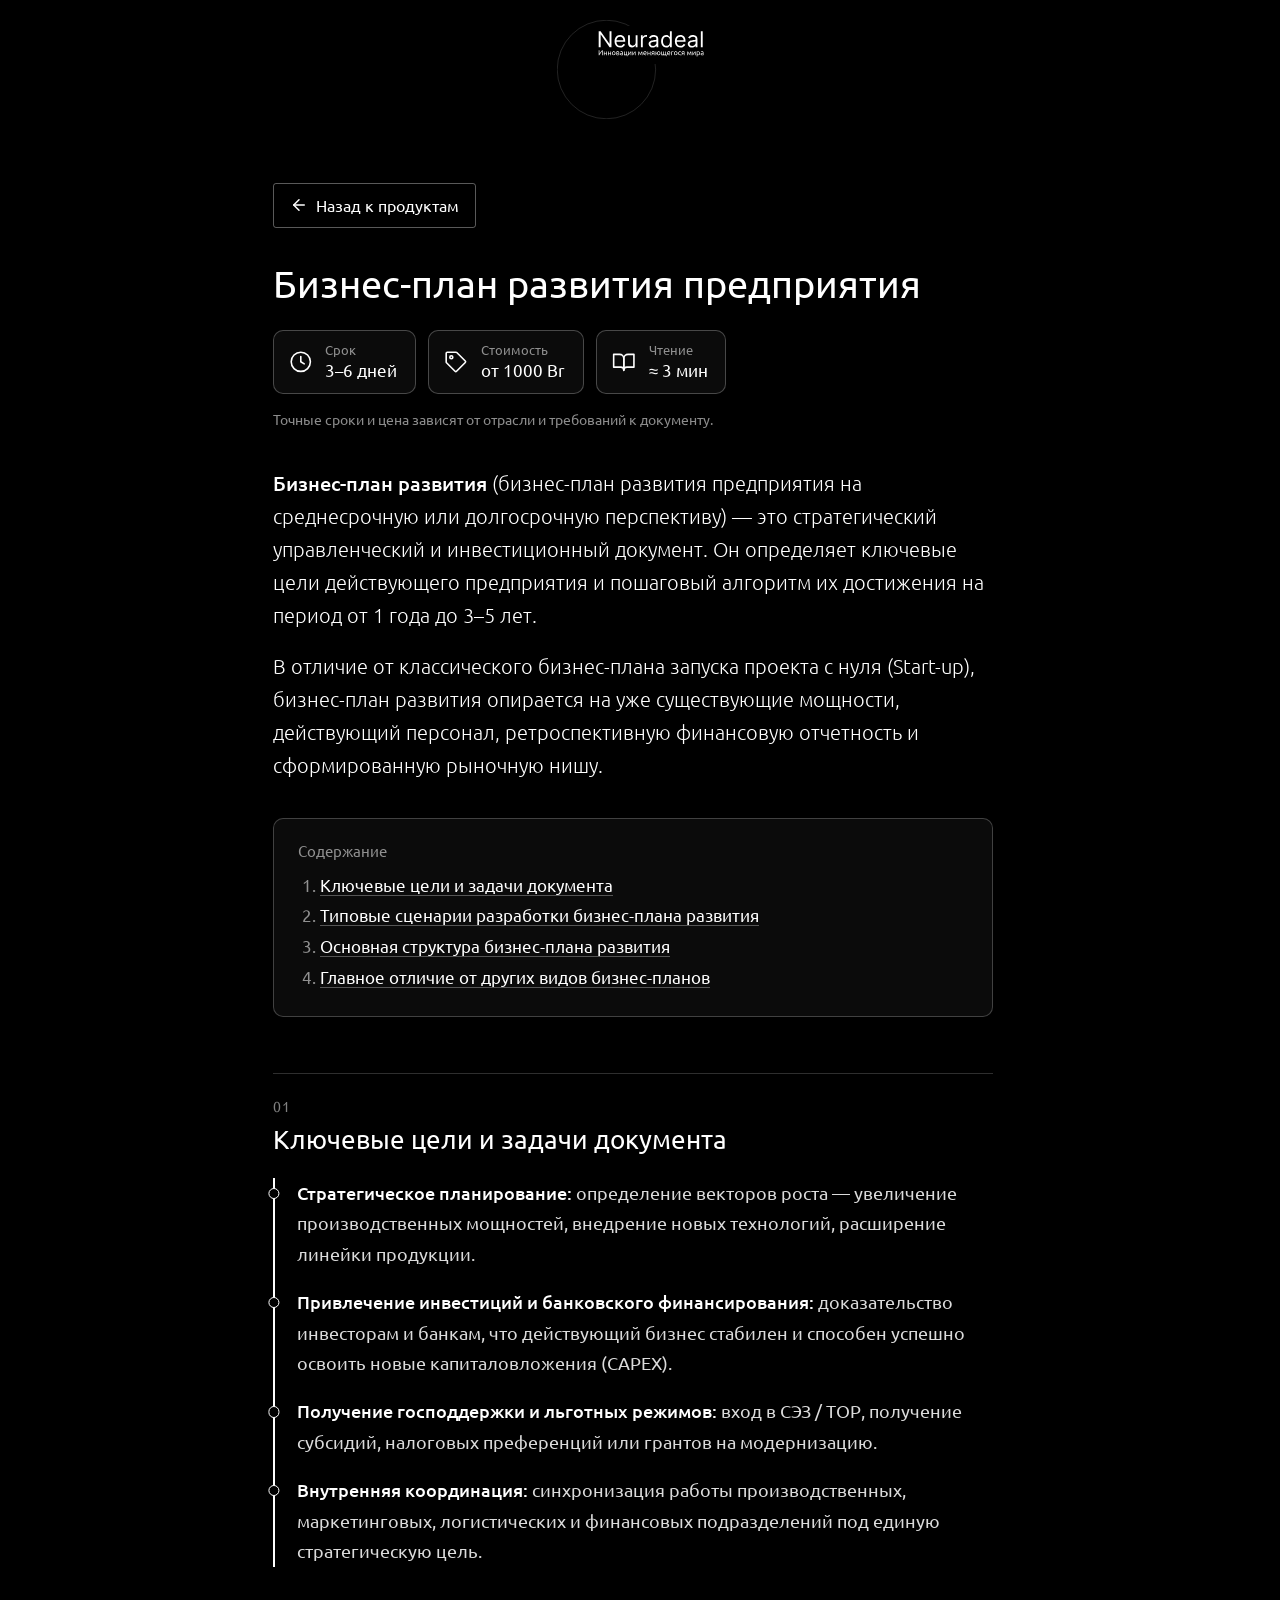
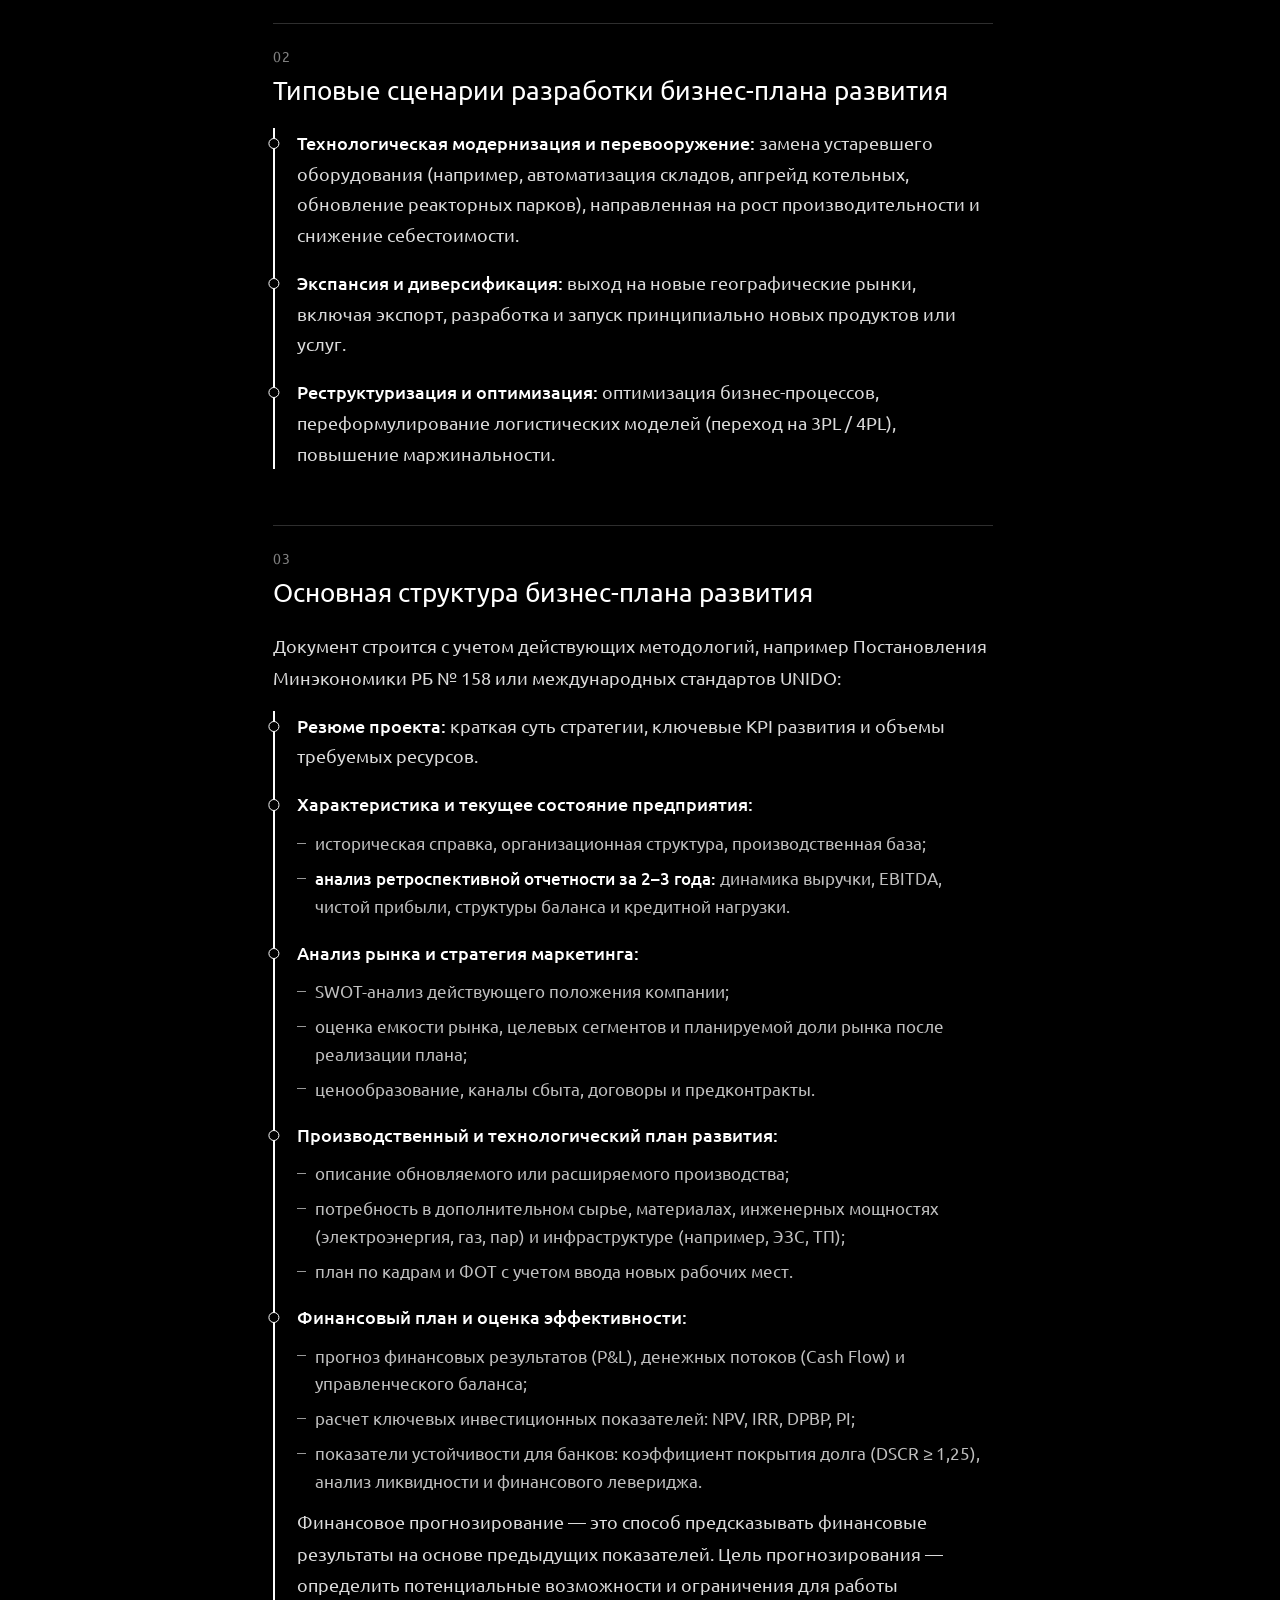
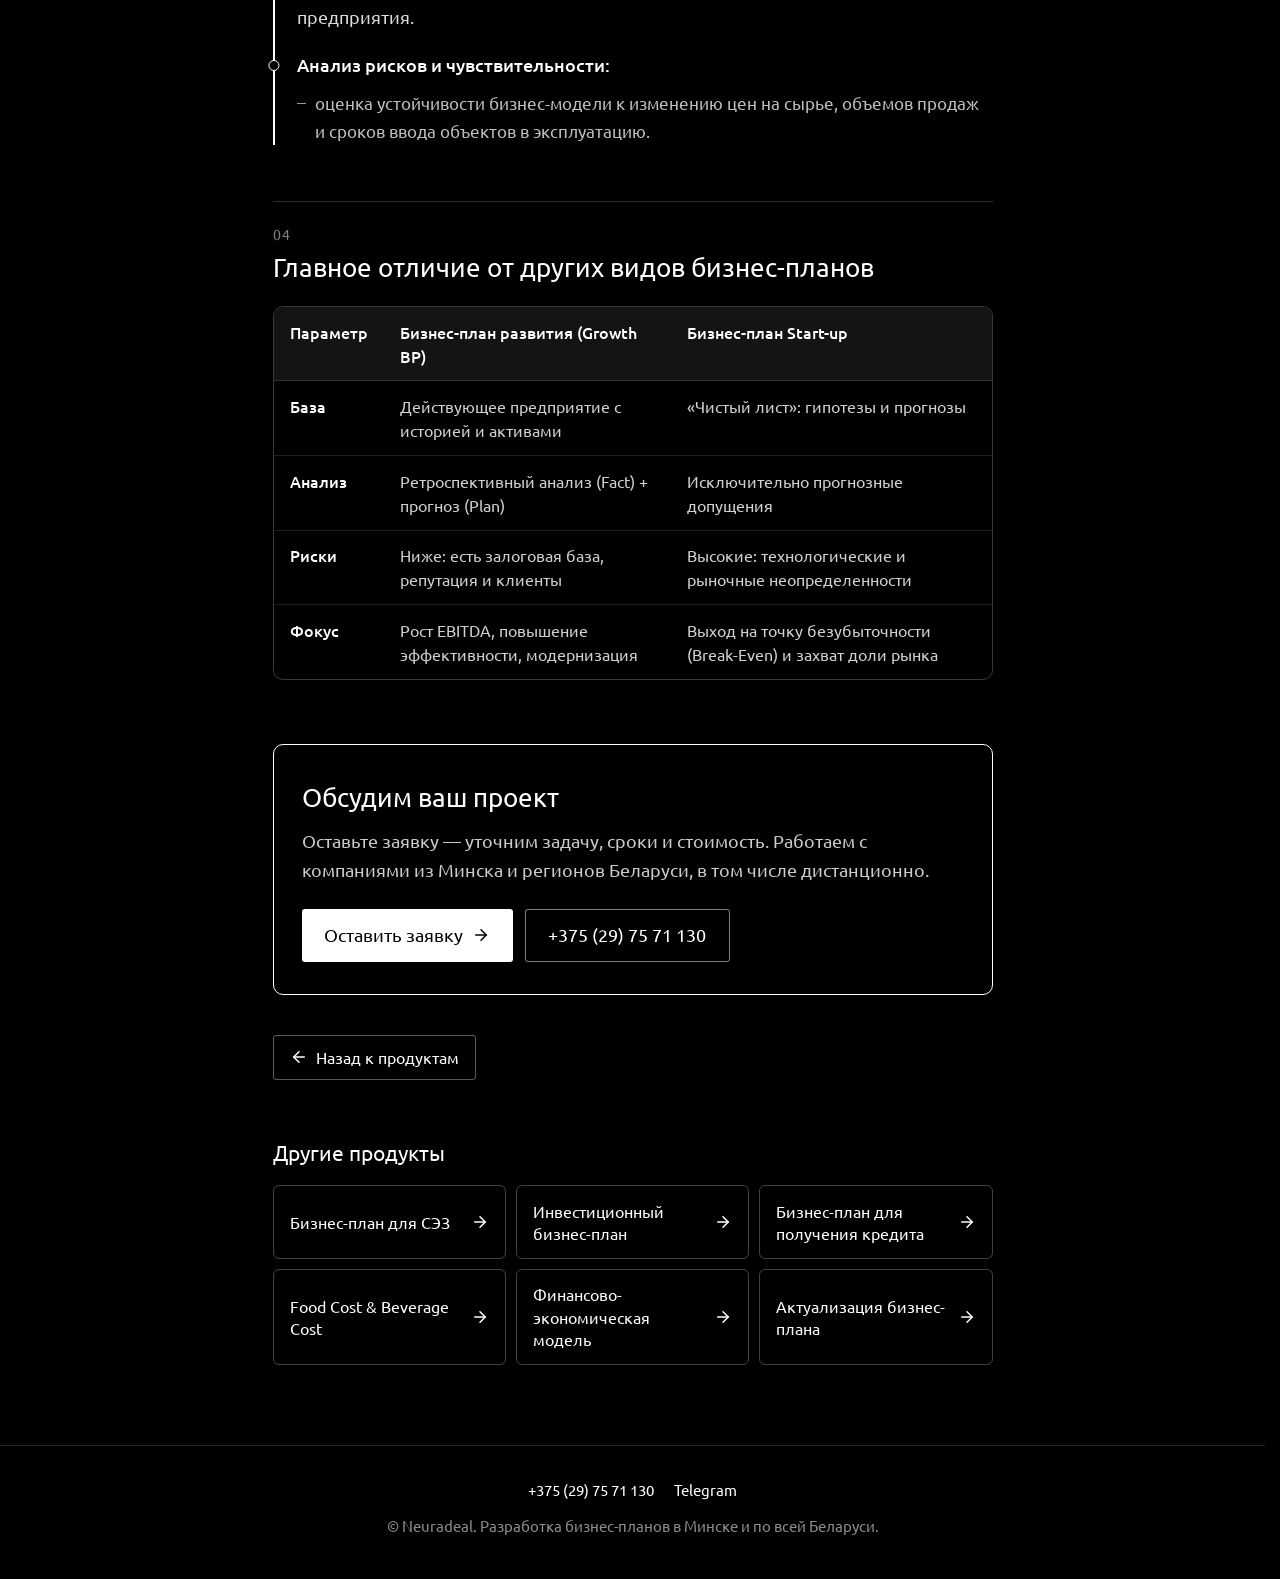
<file: biznes-plan-razvitiya/index.html>
<!DOCTYPE html>
<html lang="ru" class="is-loading">
<head>
    <meta charset="UTF-8">
    <meta name="viewport" content="width=device-width, initial-scale=1.0">
    <title>Разработка бизнес-плана развития предприятия — Neuradeal</title>
    <meta name="description" content="Бизнес-план развития предприятия в Минске: модернизация, новые рынки, вход в СЭЗ, кредит. Ретроспектива, прогноз, NPV, IRR, DSCR. От 1000 Br, от 3 дней.">
    <link rel="canonical" href="https://neuradeal.com/biznes-plan-razvitiya/">
    <meta name="robots" content="index, follow">
    <meta property="og:type" content="website">
    <meta property="og:locale" content="ru_RU">
    <meta property="og:site_name" content="Neuradeal">
    <meta property="og:url" content="https://neuradeal.com/biznes-plan-razvitiya/">
    <meta property="og:title" content="Разработка бизнес-плана развития предприятия — Neuradeal">
    <meta property="og:description" content="Бизнес-план развития предприятия в Минске: модернизация, новые рынки, вход в СЭЗ, кредит. Ретроспектива, прогноз, NPV, IRR, DSCR. От 1000 Br, от 3 дней.">
    <meta property="og:image" content="https://neuradeal.com/images/og/biznes-plan-razvitiya.png">
    <meta property="og:image:type" content="image/png">
    <meta property="og:image:width" content="1200">
    <meta property="og:image:height" content="630">
    <meta property="og:image:alt" content="Бизнес-план развития предприятия — Neuradeal, Минск">
    <meta name="twitter:card" content="summary_large_image">
    <link rel="shortcut icon" type="image/x-icon" href="../favicon.png">
    <!-- Google tag (gtag.js) -->
    <script async src="https://www.googletagmanager.com/gtag/js?id=G-T2621LLK3T"></script>
    <script>
        window.dataLayer = window.dataLayer || [];
        function gtag(){dataLayer.push(arguments);}
        gtag('js', new Date());
        gtag('config', 'G-T2621LLK3T');
    </script>
    <!-- Yandex.Metrika counter -->
    <script type="text/javascript">
        (function(m,e,t,r,i,k,a){
            m[i]=m[i]||function(){(m[i].a=m[i].a||[]).push(arguments)};
            m[i].l=1*new Date();
            for (var j = 0; j < document.scripts.length; j++) {if (document.scripts[j].src === r) { return; }}
            k=e.createElement(t),a=e.getElementsByTagName(t)[0],k.async=1,k.src=r,a.parentNode.insertBefore(k,a)
        })(window, document,'script','https://mc.yandex.ru/metrika/tag.js?id=113521812', 'ym');

        ym(113521812, 'init', {ssr:true, webvisor:true, clickmap:true, ecommerce:"dataLayer", referrer: document.referrer, url: location.href, accurateTrackBounce:true, trackLinks:true});
    </script>
    <noscript><div><img src="https://mc.yandex.ru/watch/113521812" style="position:absolute; left:-9999px;" alt="" /></div></noscript>
    <!-- /Yandex.Metrika counter -->
    <link rel="preload" as="font" type="font/woff2" href="../fonts/ubuntu-400-cyrillic.woff2" crossorigin>
    <link rel="stylesheet" href="../fonts/ubuntu.css">
    <link rel="stylesheet" href="../fonts/ubuntu-500.css">
    <link rel="stylesheet" href="../styles/loader.css">
    <noscript><style>html.is-loading, html.is-loading body { overflow: auto !important; } #loader { display: none; }</style></noscript>
    <link rel="preload" as="image" href="../images/Logo.svg">
    <link rel="stylesheet" href="../styles/product.css">
    <script type="application/ld+json">
    {
        "@context": "https://schema.org",
        "@type": "Service",
        "name": "Бизнес-план развития",
        "serviceType": "Бизнес-план развития",
        "description": "Бизнес-план развития предприятия в Минске: модернизация, новые рынки, вход в СЭЗ, кредит. Ретроспектива, прогноз, NPV, IRR, DSCR. От 1000 Br, от 3 дней.",
        "url": "https://neuradeal.com/biznes-plan-razvitiya/",
        "inLanguage": "ru",
        "areaServed": {
            "@type": "Country",
            "name": "Беларусь"
        },
        "provider": {
            "@type": "ProfessionalService",
            "@id": "https://neuradeal.com/#organization",
            "name": "Neuradeal",
            "url": "https://neuradeal.com/",
            "telephone": "+375297571130"
        },
        "offers": {
            "@type": "Offer",
            "priceCurrency": "BYN",
            "priceSpecification": {
                "@type": "PriceSpecification",
                "minPrice": 1000,
                "priceCurrency": "BYN"
            }
        }
    }
    </script>
    <script type="application/ld+json">
    {
        "@context": "https://schema.org",
        "@type": "BreadcrumbList",
        "itemListElement": [
            { "@type": "ListItem", "position": 1, "name": "Главная", "item": "https://neuradeal.com/" },
            { "@type": "ListItem", "position": 2, "name": "Бизнес-план развития", "item": "https://neuradeal.com/biznes-plan-razvitiya/" }
        ]
    }
    </script>
</head>
<body>
    <div id="loader" role="status">
        <img src="../images/Logo.svg" alt="">
        <p>Загрузка<span class="loader-dots" aria-hidden="true"><span>.</span><span>.</span><span>.</span></span></p>
    </div>
    <script src="../src/loader.js"></script>
    <header class="top">
        <a href="../" aria-label="Neuradeal — на главную">
            <img src="../images/Logo.svg" alt="Neuradeal">
        </a>
    </header>
    <main class="page">
        <a class="back" href="../#products"><svg width="18" height="18" viewBox="0 0 24 24" fill="none" stroke="currentColor" stroke-width="2" stroke-linecap="round" stroke-linejoin="round" aria-hidden="true"><path d="M19 12H5"/><path d="M12 19l-7-7 7-7"/></svg><span>Назад к продуктам</span></a>

        <h1>Бизнес-план развития предприятия</h1>

        <ul class="facts" aria-label="Коротко о продукте">
            <li><svg viewBox="0 0 24 24" fill="none" stroke="currentColor" stroke-width="1.5" stroke-linecap="round" stroke-linejoin="round" aria-hidden="true"><circle cx="12" cy="12" r="9"/><path d="M12 7v5l3.2 2"/></svg><span><span class="fact-label">Срок</span> <span class="fact-value">3–6 дней</span></span></li>
            <li><svg viewBox="0 0 24 24" fill="none" stroke="currentColor" stroke-width="1.5" stroke-linecap="round" stroke-linejoin="round" aria-hidden="true"><path d="M3 12.2V4a1 1 0 0 1 1-1h8.2a1 1 0 0 1 .7.3l8 8a1 1 0 0 1 0 1.4l-8.2 8.2a1 1 0 0 1-1.4 0l-8-8a1 1 0 0 1-.3-.7z"/><circle cx="7.8" cy="7.8" r="1.4"/></svg><span><span class="fact-label">Стоимость</span> <span class="fact-value">от 1000 Br</span></span></li>
            <li><svg viewBox="0 0 24 24" fill="none" stroke="currentColor" stroke-width="1.5" stroke-linecap="round" stroke-linejoin="round" aria-hidden="true"><path d="M2.5 5H8a4 4 0 0 1 4 4v11a3 3 0 0 0-3-3H2.5z"/><path d="M21.5 5H16a4 4 0 0 0-4 4v11a3 3 0 0 1 3-3h6.5z"/></svg><span><span class="fact-label">Чтение</span> <span class="fact-value">≈ 3 мин</span></span></li>
        </ul>
        <p class="facts-note">Точные сроки и цена зависят от отрасли и требований к документу.</p>

        <div class="lead">
            <p><strong>Бизнес-план развития</strong> (бизнес-план развития предприятия на среднесрочную или долгосрочную перспективу) — это стратегический управленческий и инвестиционный документ. Он определяет ключевые цели действующего предприятия и пошаговый алгоритм их достижения на период от 1 года до 3–5 лет.</p>
            <p>В отличие от классического бизнес-плана запуска проекта с нуля (Start-up), бизнес-план развития опирается на уже существующие мощности, действующий персонал, ретроспективную финансовую отчетность и сформированную рыночную нишу.</p>
        </div>

        <nav class="toc" aria-label="Содержание">
            <p class="toc-title">Содержание</p>
            <ol>
                <li><a href="#razdel-1">Ключевые цели и задачи документа</a></li>
                <li><a href="#razdel-2">Типовые сценарии разработки бизнес-плана развития</a></li>
                <li><a href="#razdel-3">Основная структура бизнес-плана развития</a></li>
                <li><a href="#razdel-4">Главное отличие от других видов бизнес-планов</a></li>
            </ol>
        </nav>

        <article class="content">
            <section aria-labelledby="razdel-1">
                <h2 id="razdel-1">Ключевые цели и задачи документа</h2>
                <ul>
                    <li><strong>Стратегическое планирование:</strong> определение векторов роста — увеличение производственных мощностей, внедрение новых технологий, расширение линейки продукции.</li>
                    <li><strong>Привлечение инвестиций и банковского финансирования:</strong> доказательство инвесторам и банкам, что действующий бизнес стабилен и способен успешно освоить новые капиталовложения (CAPEX).</li>
                    <li><strong>Получение господдержки и льготных режимов:</strong> вход в СЭЗ / ТОР, получение субсидий, налоговых преференций или грантов на модернизацию.</li>
                    <li><strong>Внутренняя координация:</strong> синхронизация работы производственных, маркетинговых, логистических и финансовых подразделений под единую стратегическую цель.</li>
                </ul>
            </section>
            <section aria-labelledby="razdel-2">
                <h2 id="razdel-2">Типовые сценарии разработки бизнес-плана развития</h2>
                <ul>
                    <li><strong>Технологическая модернизация и перевооружение:</strong> замена устаревшего оборудования (например, автоматизация складов, апгрейд котельных, обновление реакторных парков), направленная на рост производительности и снижение себестоимости.</li>
                    <li><strong>Экспансия и диверсификация:</strong> выход на новые географические рынки, включая экспорт, разработка и запуск принципиально новых продуктов или услуг.</li>
                    <li><strong>Реструктуризация и оптимизация:</strong> оптимизация бизнес-процессов, переформулирование логистических моделей (переход на 3PL / 4PL), повышение маржинальности.</li>
                </ul>
            </section>
            <section aria-labelledby="razdel-3">
                <h2 id="razdel-3">Основная структура бизнес-плана развития</h2>
                <p>Документ строится с учетом действующих методологий, например Постановления Минэкономики РБ № 158 или международных стандартов UNIDO:</p>
                <ul>
                    <li><strong>Резюме проекта:</strong> краткая суть стратегии, ключевые KPI развития и объемы требуемых ресурсов.</li>
                    <li><strong>Характеристика и текущее состояние предприятия:</strong>
                        <ul>
                            <li>историческая справка, организационная структура, производственная база;</li>
                            <li><strong>анализ ретроспективной отчетности за 2–3 года:</strong> динамика выручки, EBITDA, чистой прибыли, структуры баланса и кредитной нагрузки.</li>
                        </ul>
                    </li>
                    <li><strong>Анализ рынка и стратегия маркетинга:</strong>
                        <ul>
                            <li>SWOT-анализ действующего положения компании;</li>
                            <li>оценка емкости рынка, целевых сегментов и планируемой доли рынка после реализации плана;</li>
                            <li>ценообразование, каналы сбыта, договоры и предконтракты.</li>
                        </ul>
                    </li>
                    <li><strong>Производственный и технологический план развития:</strong>
                        <ul>
                            <li>описание обновляемого или расширяемого производства;</li>
                            <li>потребность в дополнительном сырье, материалах, инженерных мощностях (электроэнергия, газ, пар) и инфраструктуре (например, ЭЗС, ТП);</li>
                            <li>план по кадрам и ФОТ с учетом ввода новых рабочих мест.</li>
                        </ul>
                    </li>
                    <li><strong>Финансовый план и оценка эффективности:</strong>
                        <ul>
                            <li>прогноз финансовых результатов (P&amp;L), денежных потоков (Cash Flow) и управленческого баланса;</li>
                            <li>расчет ключевых инвестиционных показателей: NPV, IRR, DPBP, PI;</li>
                            <li>показатели устойчивости для банков: коэффициент покрытия долга (DSCR ≥ 1,25), анализ ликвидности и финансового левериджа.</li>
                        </ul>
                        <p>Финансовое прогнозирование — это способ предсказывать финансовые результаты на основе предыдущих показателей. Цель прогнозирования — определить потенциальные возможности и ограничения для работы предприятия.</p>
                    </li>
                    <li><strong>Анализ рисков и чувствительности:</strong>
                        <ul>
                            <li>оценка устойчивости бизнес-модели к изменению цен на сырье, объемов продаж и сроков ввода объектов в эксплуатацию.</li>
                        </ul>
                    </li>
                </ul>
            </section>
            <section aria-labelledby="razdel-4">
                <h2 id="razdel-4">Главное отличие от других видов бизнес-планов</h2>
                <div class="table-wrap">
                    <table>
                        <thead><tr><th scope="col">Параметр</th><th scope="col">Бизнес-план развития (Growth BP)</th><th scope="col">Бизнес-план Start-up</th></tr></thead>
                        <tbody>
                            <tr><th scope="row">База</th><td data-label="Бизнес-план развития (Growth BP)">Действующее предприятие с историей и активами</td><td data-label="Бизнес-план Start-up">«Чистый лист»: гипотезы и прогнозы</td></tr>
                            <tr><th scope="row">Анализ</th><td data-label="Бизнес-план развития (Growth BP)">Ретроспективный анализ (Fact) + прогноз (Plan)</td><td data-label="Бизнес-план Start-up">Исключительно прогнозные допущения</td></tr>
                            <tr><th scope="row">Риски</th><td data-label="Бизнес-план развития (Growth BP)">Ниже: есть залоговая база, репутация и клиенты</td><td data-label="Бизнес-план Start-up">Высокие: технологические и рыночные неопределенности</td></tr>
                            <tr><th scope="row">Фокус</th><td data-label="Бизнес-план развития (Growth BP)">Рост EBITDA, повышение эффективности, модернизация</td><td data-label="Бизнес-план Start-up">Выход на точку безубыточности (Break-Even) и захват доли рынка</td></tr>
                        </tbody>
                    </table>
                </div>
            </section>
        </article>

        <section class="cta" aria-labelledby="cta-title">
            <h2 id="cta-title">Обсудим ваш проект</h2>
            <p>Оставьте заявку — уточним задачу, сроки и стоимость. Работаем с компаниями из Минска и регионов Беларуси, в том числе дистанционно.</p>
            <div class="cta-actions">
                <a class="btn btn-primary" href="../#application"><span>Оставить заявку</span><svg width="18" height="18" viewBox="0 0 24 24" fill="none" stroke="currentColor" stroke-width="2" stroke-linecap="round" stroke-linejoin="round" aria-hidden="true"><path d="M5 12h14"/><path d="M12 5l7 7-7 7"/></svg></a>
                <a class="btn btn-outline" href="tel:+375297571130">+375 (29) 75 71 130</a>
            </div>
        </section>

        <a class="back back-bottom" href="../#products"><svg width="18" height="18" viewBox="0 0 24 24" fill="none" stroke="currentColor" stroke-width="2" stroke-linecap="round" stroke-linejoin="round" aria-hidden="true"><path d="M19 12H5"/><path d="M12 19l-7-7 7-7"/></svg><span>Назад к продуктам</span></a>

        <nav class="others" aria-labelledby="others-title">
            <h2 id="others-title">Другие продукты</h2>
            <ul>
                <li><a href="../biznes-plan-dlya-sez/"><span>Бизнес-план для СЭЗ</span><svg width="18" height="18" viewBox="0 0 24 24" fill="none" stroke="currentColor" stroke-width="2" stroke-linecap="round" stroke-linejoin="round" aria-hidden="true"><path d="M5 12h14"/><path d="M12 5l7 7-7 7"/></svg></a></li>
                <li><a href="../investicionnyj-biznes-plan/"><span>Инвестиционный бизнес-план</span><svg width="18" height="18" viewBox="0 0 24 24" fill="none" stroke="currentColor" stroke-width="2" stroke-linecap="round" stroke-linejoin="round" aria-hidden="true"><path d="M5 12h14"/><path d="M12 5l7 7-7 7"/></svg></a></li>
                <li><a href="../biznes-plan-dlya-kredita/"><span>Бизнес-план для получения кредита</span><svg width="18" height="18" viewBox="0 0 24 24" fill="none" stroke="currentColor" stroke-width="2" stroke-linecap="round" stroke-linejoin="round" aria-hidden="true"><path d="M5 12h14"/><path d="M12 5l7 7-7 7"/></svg></a></li>
                <li><a href="../food-cost-beverage-cost/"><span>Food Cost &amp; Beverage Cost</span><svg width="18" height="18" viewBox="0 0 24 24" fill="none" stroke="currentColor" stroke-width="2" stroke-linecap="round" stroke-linejoin="round" aria-hidden="true"><path d="M5 12h14"/><path d="M12 5l7 7-7 7"/></svg></a></li>
                <li><a href="../finansovo-ekonomicheskaya-model/"><span>Финансово-экономическая модель</span><svg width="18" height="18" viewBox="0 0 24 24" fill="none" stroke="currentColor" stroke-width="2" stroke-linecap="round" stroke-linejoin="round" aria-hidden="true"><path d="M5 12h14"/><path d="M12 5l7 7-7 7"/></svg></a></li>
                <li><a href="../aktualizaciya-biznes-plana/"><span>Актуализация бизнес-плана</span><svg width="18" height="18" viewBox="0 0 24 24" fill="none" stroke="currentColor" stroke-width="2" stroke-linecap="round" stroke-linejoin="round" aria-hidden="true"><path d="M5 12h14"/><path d="M12 5l7 7-7 7"/></svg></a></li>
            </ul>
        </nav>
    </main>
    <footer class="footer">
        <div class="footer-links">
            <a href="tel:+375297571130">+375 (29) 75 71 130</a>
            <a href="https://t.me/Neuradeal" target="_blank" rel="noopener">Telegram</a>
        </div>
        <p>© Neuradeal. Разработка бизнес-планов в Минске и по всей Беларуси.</p>
    </footer>
    <script src="../src/contactGoals.js"></script>
    <script src="../src/localLinks.js"></script>
</body>
</html>
</file>
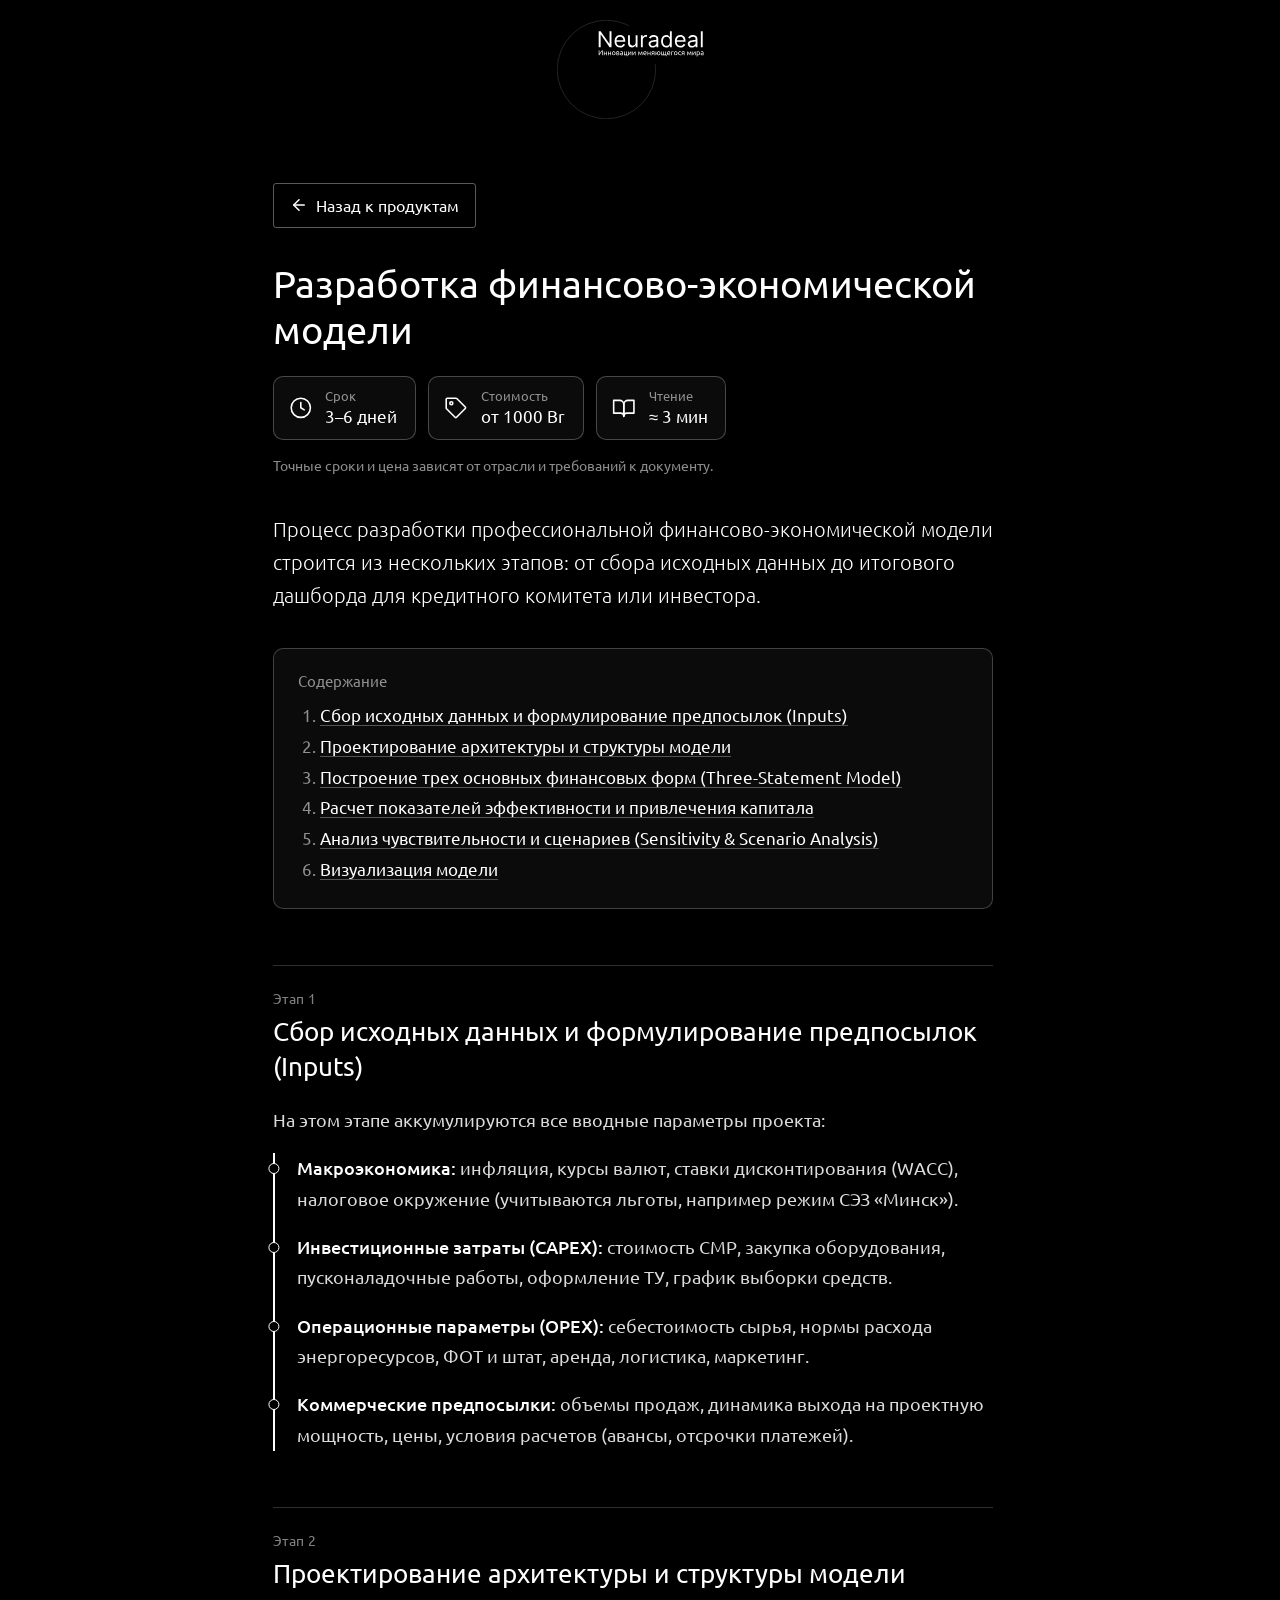
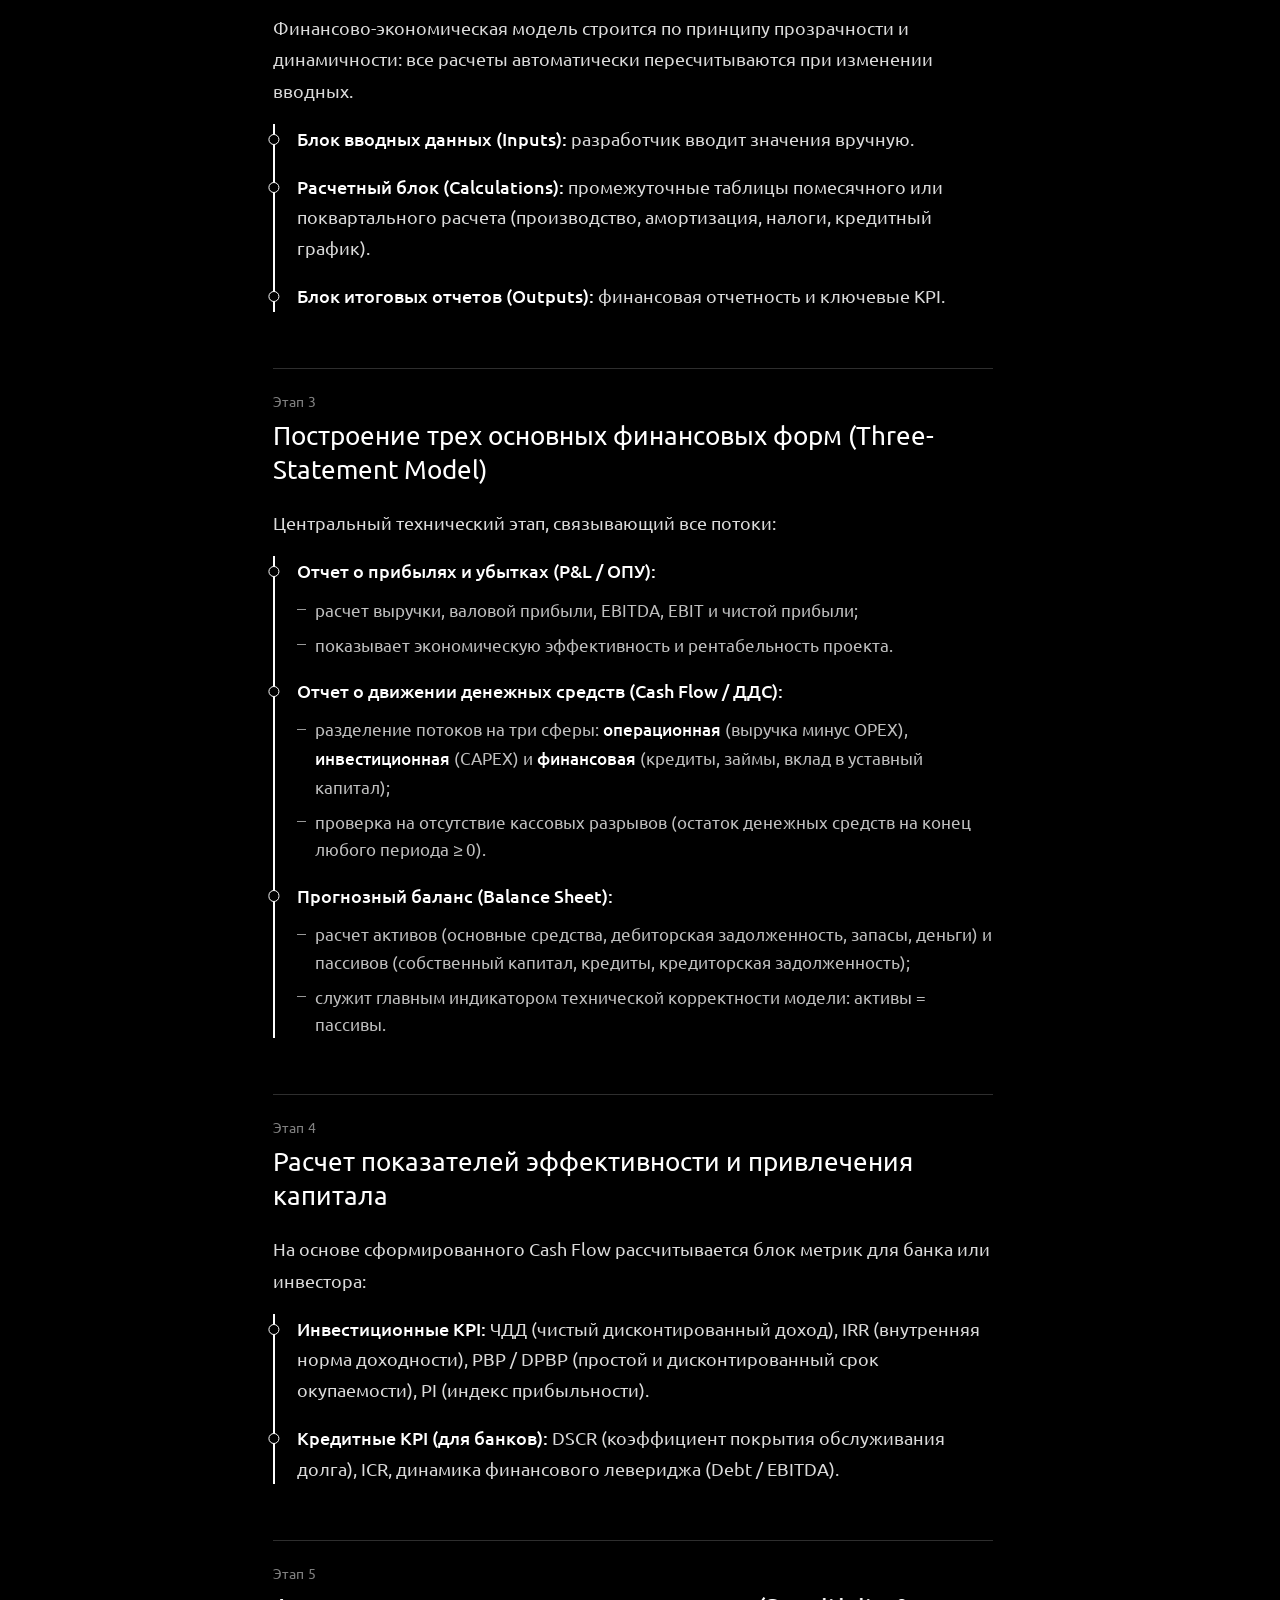
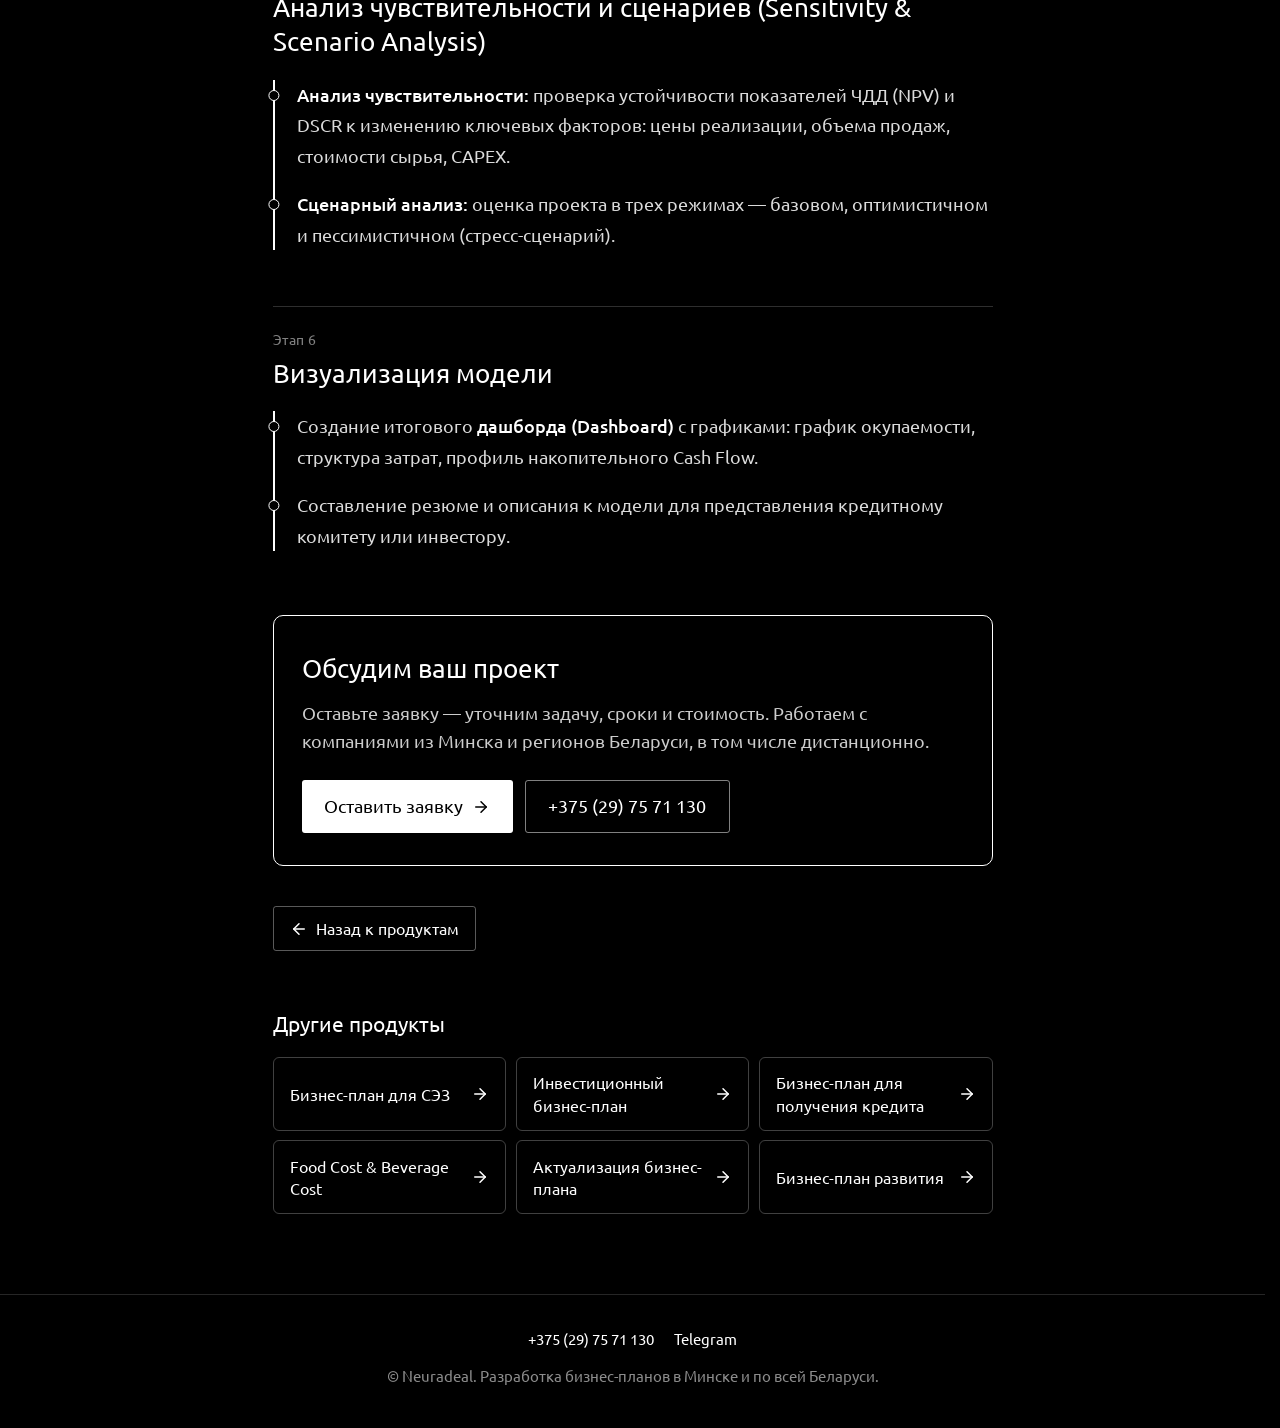
<file: finansovo-ekonomicheskaya-model/index.html>
<!DOCTYPE html>
<html lang="ru" class="is-loading">
<head>
    <meta charset="UTF-8">
    <meta name="viewport" content="width=device-width, initial-scale=1.0">
    <title>Разработка финансово-экономической модели — Neuradeal</title>
    <meta name="description" content="Разработка финансово-экономической модели для банка и инвестора: прогноз прибыли и Cash Flow, баланс, NPV, IRR, DSCR. От 1000 Br, 3–6 дней.">
    <link rel="canonical" href="https://neuradeal.com/finansovo-ekonomicheskaya-model/">
    <meta name="robots" content="index, follow">
    <meta property="og:type" content="website">
    <meta property="og:locale" content="ru_RU">
    <meta property="og:site_name" content="Neuradeal">
    <meta property="og:url" content="https://neuradeal.com/finansovo-ekonomicheskaya-model/">
    <meta property="og:title" content="Разработка финансово-экономической модели — Neuradeal">
    <meta property="og:description" content="Разработка финансово-экономической модели для банка и инвестора: прогноз прибыли и Cash Flow, баланс, NPV, IRR, DSCR. От 1000 Br, 3–6 дней.">
    <meta property="og:image" content="https://neuradeal.com/images/og/finansovo-ekonomicheskaya-model.png">
    <meta property="og:image:type" content="image/png">
    <meta property="og:image:width" content="1200">
    <meta property="og:image:height" content="630">
    <meta property="og:image:alt" content="Финансово-экономическая модель — Neuradeal, Минск">
    <meta name="twitter:card" content="summary_large_image">
    <link rel="shortcut icon" type="image/x-icon" href="../favicon.png">
    <!-- Google tag (gtag.js) -->
    <script async src="https://www.googletagmanager.com/gtag/js?id=G-T2621LLK3T"></script>
    <script>
        window.dataLayer = window.dataLayer || [];
        function gtag(){dataLayer.push(arguments);}
        gtag('js', new Date());
        gtag('config', 'G-T2621LLK3T');
    </script>
    <!-- Yandex.Metrika counter -->
    <script type="text/javascript">
        (function(m,e,t,r,i,k,a){
            m[i]=m[i]||function(){(m[i].a=m[i].a||[]).push(arguments)};
            m[i].l=1*new Date();
            for (var j = 0; j < document.scripts.length; j++) {if (document.scripts[j].src === r) { return; }}
            k=e.createElement(t),a=e.getElementsByTagName(t)[0],k.async=1,k.src=r,a.parentNode.insertBefore(k,a)
        })(window, document,'script','https://mc.yandex.ru/metrika/tag.js?id=113521812', 'ym');

        ym(113521812, 'init', {ssr:true, webvisor:true, clickmap:true, ecommerce:"dataLayer", referrer: document.referrer, url: location.href, accurateTrackBounce:true, trackLinks:true});
    </script>
    <noscript><div><img src="https://mc.yandex.ru/watch/113521812" style="position:absolute; left:-9999px;" alt="" /></div></noscript>
    <!-- /Yandex.Metrika counter -->
    <link rel="preload" as="font" type="font/woff2" href="../fonts/ubuntu-400-cyrillic.woff2" crossorigin>
    <link rel="stylesheet" href="../fonts/ubuntu.css">
    <link rel="stylesheet" href="../fonts/ubuntu-500.css">
    <link rel="stylesheet" href="../styles/loader.css">
    <noscript><style>html.is-loading, html.is-loading body { overflow: auto !important; } #loader { display: none; }</style></noscript>
    <link rel="preload" as="image" href="../images/Logo.svg">
    <link rel="stylesheet" href="../styles/product.css">
    <script type="application/ld+json">
    {
        "@context": "https://schema.org",
        "@type": "Service",
        "name": "Финансово-экономическая модель",
        "serviceType": "Финансово-экономическая модель",
        "description": "Разработка финансово-экономической модели в Минске для банка и инвестора: прогноз прибыли и Cash Flow, баланс, NPV, IRR, DSCR. От 1000 Br, 3–6 дней.",
        "url": "https://neuradeal.com/finansovo-ekonomicheskaya-model/",
        "inLanguage": "ru",
        "areaServed": {
            "@type": "Country",
            "name": "Беларусь"
        },
        "provider": {
            "@type": "ProfessionalService",
            "@id": "https://neuradeal.com/#organization",
            "name": "Neuradeal",
            "url": "https://neuradeal.com/",
            "telephone": "+375297571130"
        },
        "offers": {
            "@type": "Offer",
            "priceCurrency": "BYN",
            "priceSpecification": {
                "@type": "PriceSpecification",
                "minPrice": 1000,
                "priceCurrency": "BYN"
            }
        }
    }
    </script>
    <script type="application/ld+json">
    {
        "@context": "https://schema.org",
        "@type": "BreadcrumbList",
        "itemListElement": [
            { "@type": "ListItem", "position": 1, "name": "Главная", "item": "https://neuradeal.com/" },
            { "@type": "ListItem", "position": 2, "name": "Финансово-экономическая модель", "item": "https://neuradeal.com/finansovo-ekonomicheskaya-model/" }
        ]
    }
    </script>
</head>
<body>
    <div id="loader" role="status">
        <img src="../images/Logo.svg" alt="">
        <p>Загрузка<span class="loader-dots" aria-hidden="true"><span>.</span><span>.</span><span>.</span></span></p>
    </div>
    <script src="../src/loader.js"></script>
    <header class="top">
        <a href="../" aria-label="Neuradeal — на главную">
            <img src="../images/Logo.svg" alt="Neuradeal">
        </a>
    </header>
    <main class="page">
        <a class="back" href="../#products"><svg width="18" height="18" viewBox="0 0 24 24" fill="none" stroke="currentColor" stroke-width="2" stroke-linecap="round" stroke-linejoin="round" aria-hidden="true"><path d="M19 12H5"/><path d="M12 19l-7-7 7-7"/></svg><span>Назад к продуктам</span></a>

        <h1>Разработка финансово-экономической модели</h1>

        <ul class="facts" aria-label="Коротко о продукте">
            <li><svg viewBox="0 0 24 24" fill="none" stroke="currentColor" stroke-width="1.5" stroke-linecap="round" stroke-linejoin="round" aria-hidden="true"><circle cx="12" cy="12" r="9"/><path d="M12 7v5l3.2 2"/></svg><span><span class="fact-label">Срок</span> <span class="fact-value">3–6 дней</span></span></li>
            <li><svg viewBox="0 0 24 24" fill="none" stroke="currentColor" stroke-width="1.5" stroke-linecap="round" stroke-linejoin="round" aria-hidden="true"><path d="M3 12.2V4a1 1 0 0 1 1-1h8.2a1 1 0 0 1 .7.3l8 8a1 1 0 0 1 0 1.4l-8.2 8.2a1 1 0 0 1-1.4 0l-8-8a1 1 0 0 1-.3-.7z"/><circle cx="7.8" cy="7.8" r="1.4"/></svg><span><span class="fact-label">Стоимость</span> <span class="fact-value">от 1000 Br</span></span></li>
            <li><svg viewBox="0 0 24 24" fill="none" stroke="currentColor" stroke-width="1.5" stroke-linecap="round" stroke-linejoin="round" aria-hidden="true"><path d="M2.5 5H8a4 4 0 0 1 4 4v11a3 3 0 0 0-3-3H2.5z"/><path d="M21.5 5H16a4 4 0 0 0-4 4v11a3 3 0 0 1 3-3h6.5z"/></svg><span><span class="fact-label">Чтение</span> <span class="fact-value">≈ 3 мин</span></span></li>
        </ul>
        <p class="facts-note">Точные сроки и цена зависят от отрасли и требований к документу.</p>

        <div class="lead">
            <p>Процесс разработки профессиональной финансово-экономической модели строится из нескольких этапов: от сбора исходных данных до итогового дашборда для кредитного комитета или инвестора.</p>
        </div>

        <nav class="toc" aria-label="Содержание">
            <p class="toc-title">Содержание</p>
            <ol>
                <li><a href="#razdel-1">Сбор исходных данных и формулирование предпосылок (Inputs)</a></li>
                <li><a href="#razdel-2">Проектирование архитектуры и структуры модели</a></li>
                <li><a href="#razdel-3">Построение трех основных финансовых форм (Three-Statement Model)</a></li>
                <li><a href="#razdel-4">Расчет показателей эффективности и привлечения капитала</a></li>
                <li><a href="#razdel-5">Анализ чувствительности и сценариев (Sensitivity &amp; Scenario Analysis)</a></li>
                <li><a href="#razdel-6">Визуализация модели</a></li>
            </ol>
        </nav>

        <article class="content stages">
            <section aria-labelledby="razdel-1">
                <h2 id="razdel-1">Сбор исходных данных и формулирование предпосылок (Inputs)</h2>
                <p>На этом этапе аккумулируются все вводные параметры проекта:</p>
                <ul>
                    <li><strong>Макроэкономика:</strong> инфляция, курсы валют, ставки дисконтирования (WACC), налоговое окружение (учитываются льготы, например режим СЭЗ «Минск»).</li>
                    <li><strong>Инвестиционные затраты (CAPEX):</strong> стоимость СМР, закупка оборудования, пусконаладочные работы, оформление ТУ, график выборки средств.</li>
                    <li><strong>Операционные параметры (OPEX):</strong> себестоимость сырья, нормы расхода энергоресурсов, ФОТ и штат, аренда, логистика, маркетинг.</li>
                    <li><strong>Коммерческие предпосылки:</strong> объемы продаж, динамика выхода на проектную мощность, цены, условия расчетов (авансы, отсрочки платежей).</li>
                </ul>
            </section>
            <section aria-labelledby="razdel-2">
                <h2 id="razdel-2">Проектирование архитектуры и структуры модели</h2>
                <p>Финансово-экономическая модель строится по принципу прозрачности и динамичности: все расчеты автоматически пересчитываются при изменении вводных.</p>
                <ul>
                    <li><strong>Блок вводных данных (Inputs):</strong> разработчик вводит значения вручную.</li>
                    <li><strong>Расчетный блок (Calculations):</strong> промежуточные таблицы помесячного или поквартального расчета (производство, амортизация, налоги, кредитный график).</li>
                    <li><strong>Блок итоговых отчетов (Outputs):</strong> финансовая отчетность и ключевые KPI.</li>
                </ul>
            </section>
            <section aria-labelledby="razdel-3">
                <h2 id="razdel-3">Построение трех основных финансовых форм (Three-Statement Model)</h2>
                <p>Центральный технический этап, связывающий все потоки:</p>
                <ul>
                    <li><strong>Отчет о прибылях и убытках (P&amp;L / ОПУ):</strong>
                        <ul>
                            <li>расчет выручки, валовой прибыли, EBITDA, EBIT и чистой прибыли;</li>
                            <li>показывает экономическую эффективность и рентабельность проекта.</li>
                        </ul>
                    </li>
                    <li><strong>Отчет о движении денежных средств (Cash Flow / ДДС):</strong>
                        <ul>
                            <li>разделение потоков на три сферы: <strong>операционная</strong> (выручка минус OPEX), <strong>инвестиционная</strong> (CAPEX) и <strong>финансовая</strong> (кредиты, займы, вклад в уставный капитал);</li>
                            <li>проверка на отсутствие кассовых разрывов (остаток денежных средств на конец любого периода ≥ 0).</li>
                        </ul>
                    </li>
                    <li><strong>Прогнозный баланс (Balance Sheet):</strong>
                        <ul>
                            <li>расчет активов (основные средства, дебиторская задолженность, запасы, деньги) и пассивов (собственный капитал, кредиты, кредиторская задолженность);</li>
                            <li>служит главным индикатором технической корректности модели: активы = пассивы.</li>
                        </ul>
                    </li>
                </ul>
            </section>
            <section aria-labelledby="razdel-4">
                <h2 id="razdel-4">Расчет показателей эффективности и привлечения капитала</h2>
                <p>На основе сформированного Cash Flow рассчитывается блок метрик для банка или инвестора:</p>
                <ul>
                    <li><strong>Инвестиционные KPI:</strong> ЧДД (чистый дисконтированный доход), IRR (внутренняя норма доходности), PBP / DPBP (простой и дисконтированный срок окупаемости), PI (индекс прибыльности).</li>
                    <li><strong>Кредитные KPI (для банков):</strong> DSCR (коэффициент покрытия обслуживания долга), ICR, динамика финансового левериджа (Debt / EBITDA).</li>
                </ul>
            </section>
            <section aria-labelledby="razdel-5">
                <h2 id="razdel-5">Анализ чувствительности и сценариев (Sensitivity &amp; Scenario Analysis)</h2>
                <ul>
                    <li><strong>Анализ чувствительности:</strong> проверка устойчивости показателей ЧДД (NPV) и DSCR к изменению ключевых факторов: цены реализации, объема продаж, стоимости сырья, CAPEX.</li>
                    <li><strong>Сценарный анализ:</strong> оценка проекта в трех режимах — базовом, оптимистичном и пессимистичном (стресс-сценарий).</li>
                </ul>
            </section>
            <section aria-labelledby="razdel-6">
                <h2 id="razdel-6">Визуализация модели</h2>
                <ul>
                    <li>Создание итогового <strong>дашборда (Dashboard)</strong> с графиками: график окупаемости, структура затрат, профиль накопительного Cash Flow.</li>
                    <li>Составление резюме и описания к модели для представления кредитному комитету или инвестору.</li>
                </ul>
            </section>
        </article>

        <section class="cta" aria-labelledby="cta-title">
            <h2 id="cta-title">Обсудим ваш проект</h2>
            <p>Оставьте заявку — уточним задачу, сроки и стоимость. Работаем с компаниями из Минска и регионов Беларуси, в том числе дистанционно.</p>
            <div class="cta-actions">
                <a class="btn btn-primary" href="../#application"><span>Оставить заявку</span><svg width="18" height="18" viewBox="0 0 24 24" fill="none" stroke="currentColor" stroke-width="2" stroke-linecap="round" stroke-linejoin="round" aria-hidden="true"><path d="M5 12h14"/><path d="M12 5l7 7-7 7"/></svg></a>
                <a class="btn btn-outline" href="tel:+375297571130">+375 (29) 75 71 130</a>
            </div>
        </section>

        <a class="back back-bottom" href="../#products"><svg width="18" height="18" viewBox="0 0 24 24" fill="none" stroke="currentColor" stroke-width="2" stroke-linecap="round" stroke-linejoin="round" aria-hidden="true"><path d="M19 12H5"/><path d="M12 19l-7-7 7-7"/></svg><span>Назад к продуктам</span></a>

        <nav class="others" aria-labelledby="others-title">
            <h2 id="others-title">Другие продукты</h2>
            <ul>
                <li><a href="../biznes-plan-dlya-sez/"><span>Бизнес-план для СЭЗ</span><svg width="18" height="18" viewBox="0 0 24 24" fill="none" stroke="currentColor" stroke-width="2" stroke-linecap="round" stroke-linejoin="round" aria-hidden="true"><path d="M5 12h14"/><path d="M12 5l7 7-7 7"/></svg></a></li>
                <li><a href="../investicionnyj-biznes-plan/"><span>Инвестиционный бизнес-план</span><svg width="18" height="18" viewBox="0 0 24 24" fill="none" stroke="currentColor" stroke-width="2" stroke-linecap="round" stroke-linejoin="round" aria-hidden="true"><path d="M5 12h14"/><path d="M12 5l7 7-7 7"/></svg></a></li>
                <li><a href="../biznes-plan-dlya-kredita/"><span>Бизнес-план для получения кредита</span><svg width="18" height="18" viewBox="0 0 24 24" fill="none" stroke="currentColor" stroke-width="2" stroke-linecap="round" stroke-linejoin="round" aria-hidden="true"><path d="M5 12h14"/><path d="M12 5l7 7-7 7"/></svg></a></li>
                <li><a href="../food-cost-beverage-cost/"><span>Food Cost &amp; Beverage Cost</span><svg width="18" height="18" viewBox="0 0 24 24" fill="none" stroke="currentColor" stroke-width="2" stroke-linecap="round" stroke-linejoin="round" aria-hidden="true"><path d="M5 12h14"/><path d="M12 5l7 7-7 7"/></svg></a></li>
                <li><a href="../aktualizaciya-biznes-plana/"><span>Актуализация бизнес-плана</span><svg width="18" height="18" viewBox="0 0 24 24" fill="none" stroke="currentColor" stroke-width="2" stroke-linecap="round" stroke-linejoin="round" aria-hidden="true"><path d="M5 12h14"/><path d="M12 5l7 7-7 7"/></svg></a></li>
                <li><a href="../biznes-plan-razvitiya/"><span>Бизнес-план развития</span><svg width="18" height="18" viewBox="0 0 24 24" fill="none" stroke="currentColor" stroke-width="2" stroke-linecap="round" stroke-linejoin="round" aria-hidden="true"><path d="M5 12h14"/><path d="M12 5l7 7-7 7"/></svg></a></li>
            </ul>
        </nav>
    </main>
    <footer class="footer">
        <div class="footer-links">
            <a href="tel:+375297571130">+375 (29) 75 71 130</a>
            <a href="https://t.me/Neuradeal" target="_blank" rel="noopener">Telegram</a>
        </div>
        <p>© Neuradeal. Разработка бизнес-планов в Минске и по всей Беларуси.</p>
    </footer>
    <script src="../src/contactGoals.js"></script>
    <script src="../src/localLinks.js"></script>
</body>
</html>
</file>
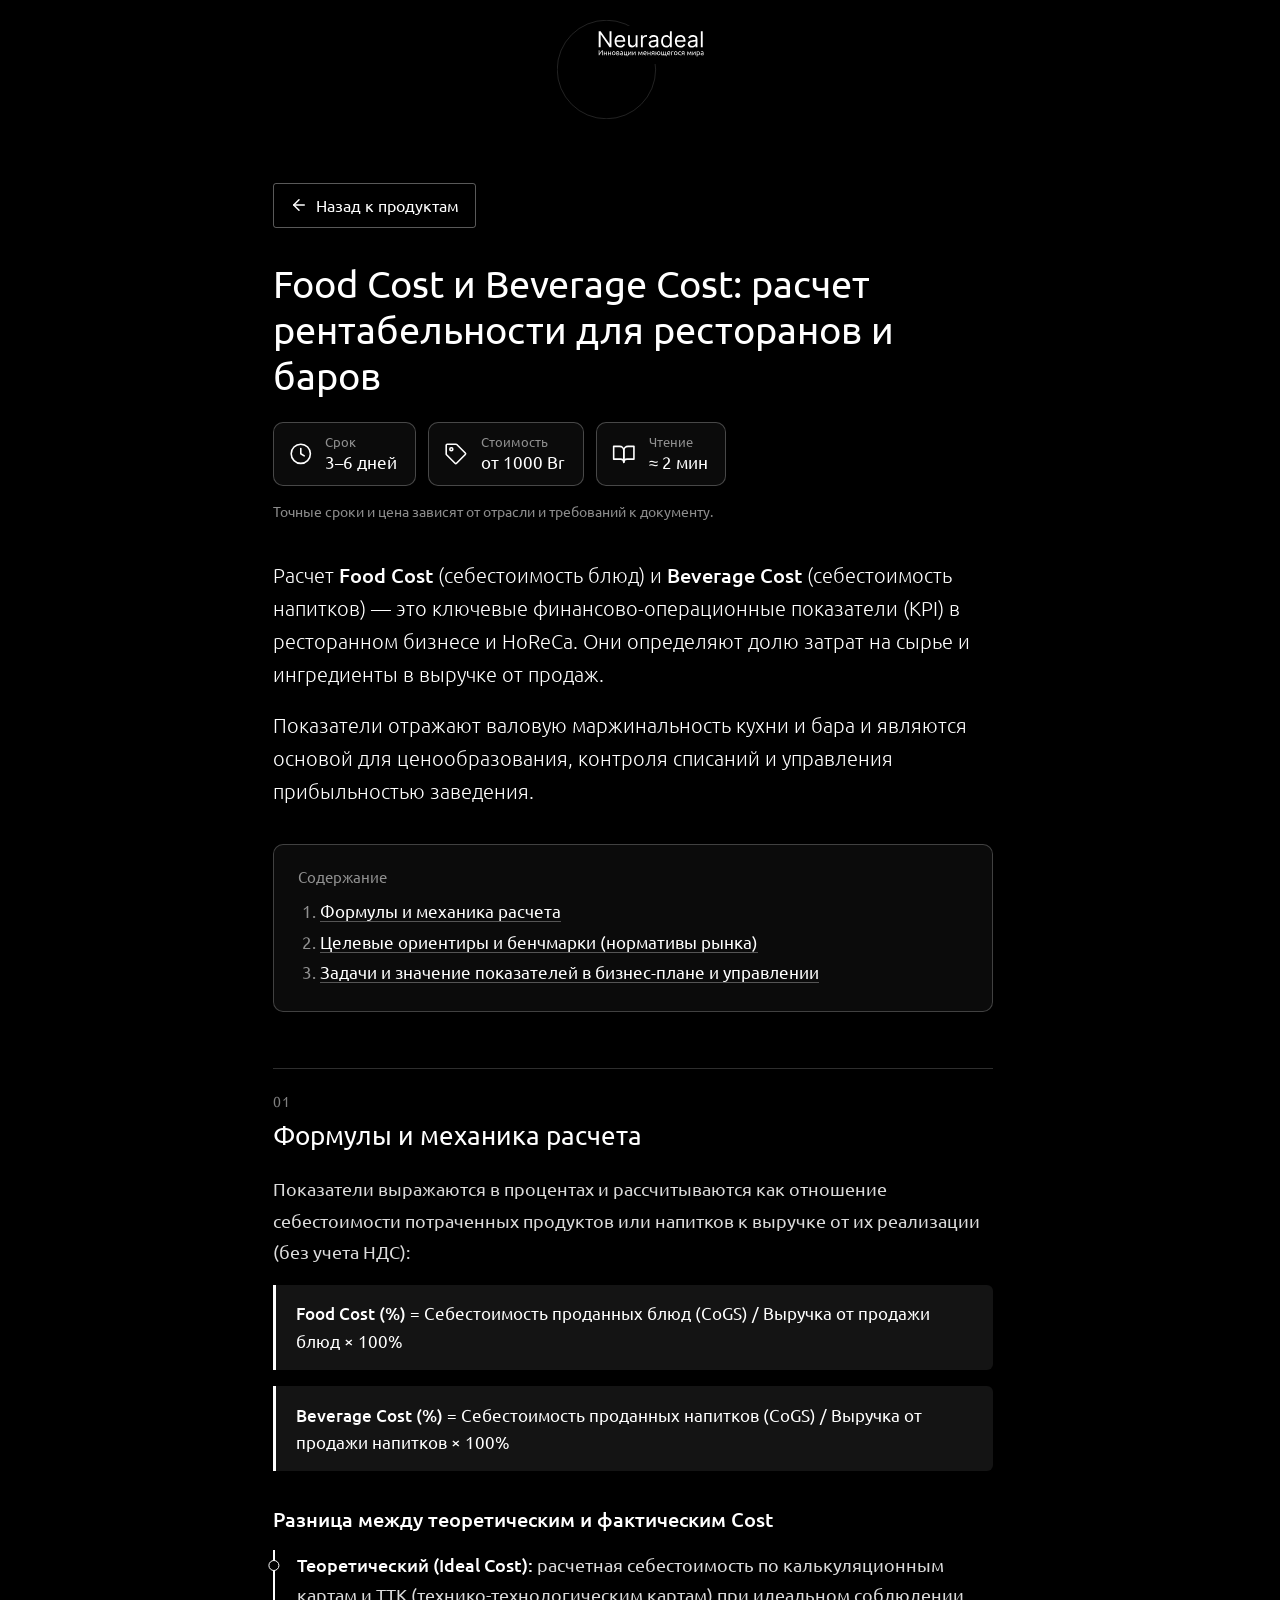
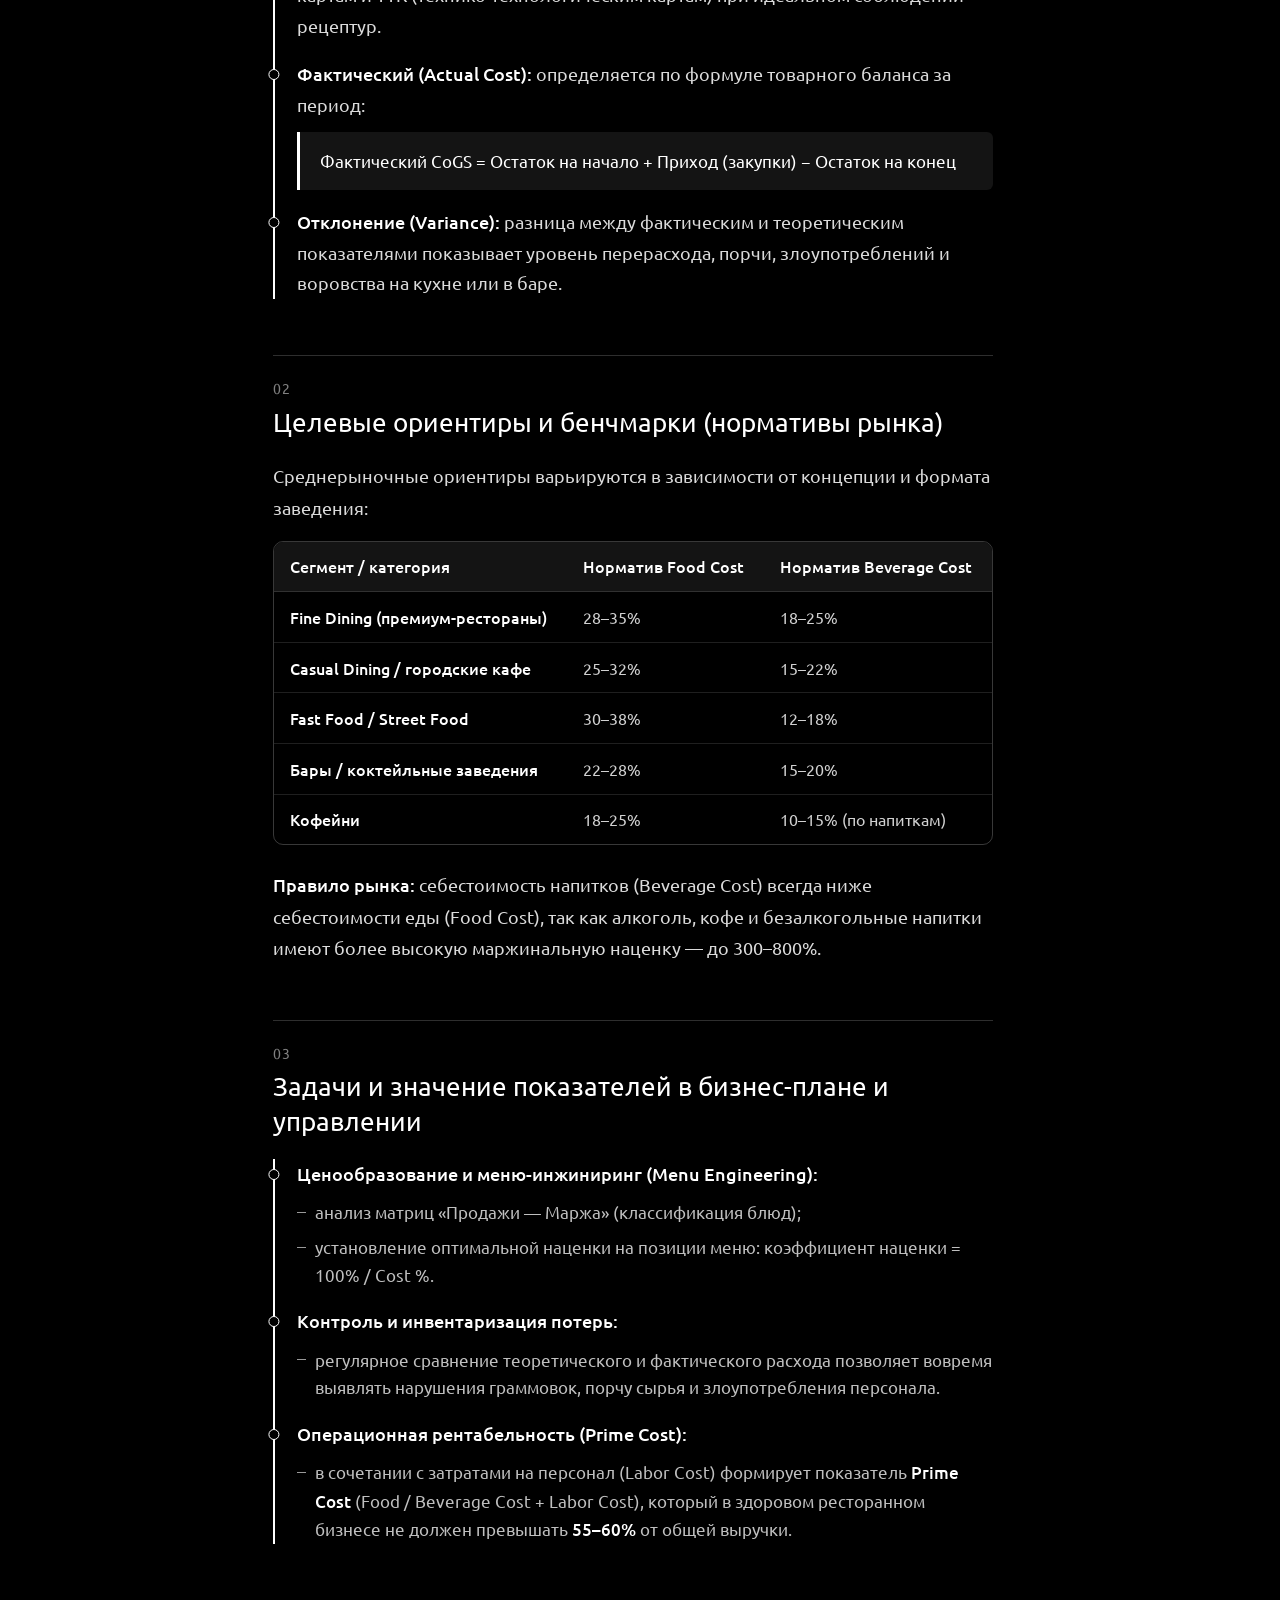
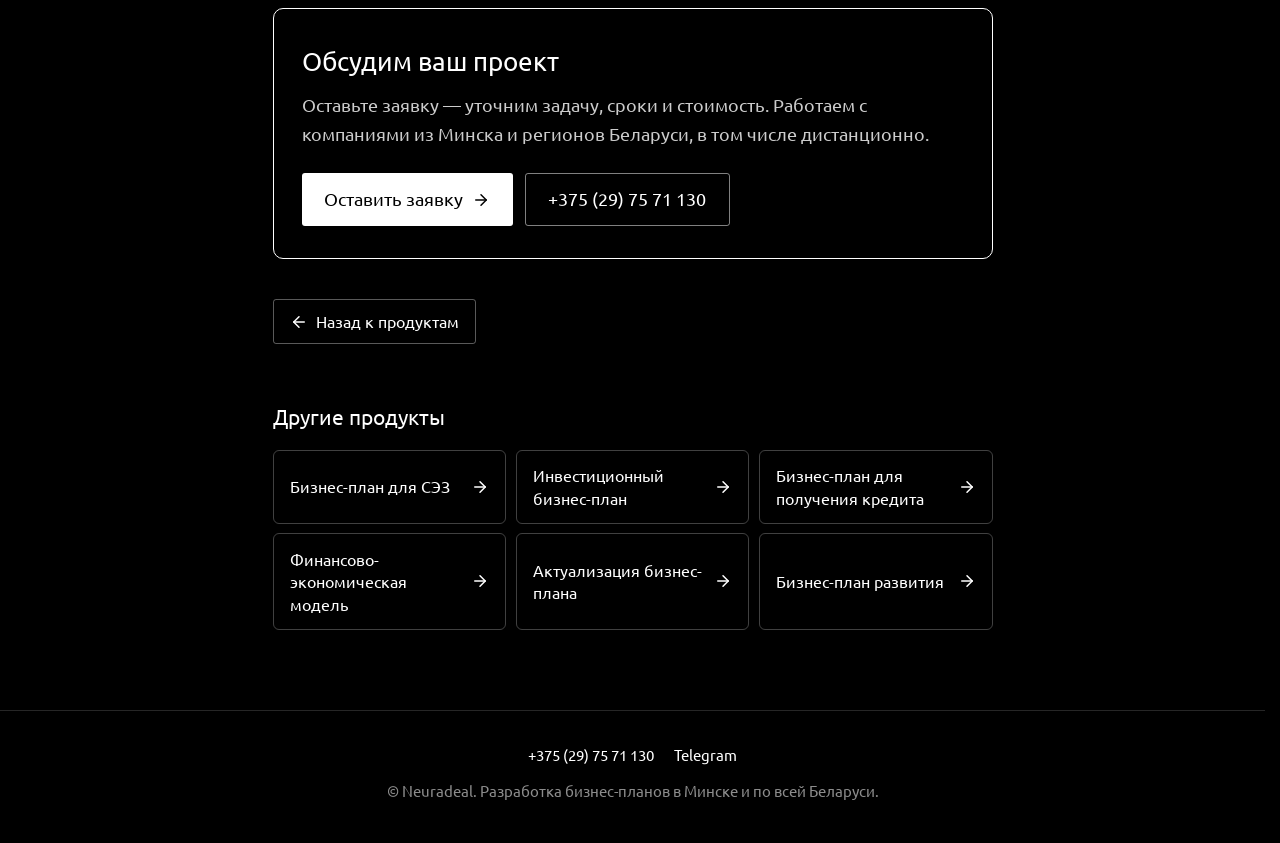
<file: food-cost-beverage-cost/index.html>
<!DOCTYPE html>
<html lang="ru" class="is-loading">
<head>
    <meta charset="UTF-8">
    <meta name="viewport" content="width=device-width, initial-scale=1.0">
    <title>Расчет Food Cost и Beverage Cost — Neuradeal</title>
    <meta name="description" content="Расчет себестоимости блюд и напитков для ресторанов, кафе и баров: формулы, нормативы, меню-инжиниринг и Prime Cost. От 1000 Br, от 3 дней.">
    <link rel="canonical" href="https://neuradeal.com/food-cost-beverage-cost/">
    <meta name="robots" content="index, follow">
    <meta property="og:type" content="website">
    <meta property="og:locale" content="ru_RU">
    <meta property="og:site_name" content="Neuradeal">
    <meta property="og:url" content="https://neuradeal.com/food-cost-beverage-cost/">
    <meta property="og:title" content="Расчет Food Cost и Beverage Cost — Neuradeal">
    <meta property="og:description" content="Расчет себестоимости блюд и напитков для ресторанов, кафе и баров: формулы, нормативы, меню-инжиниринг и Prime Cost. От 1000 Br, от 3 дней.">
    <meta property="og:image" content="https://neuradeal.com/images/og/food-cost-beverage-cost.png">
    <meta property="og:image:type" content="image/png">
    <meta property="og:image:width" content="1200">
    <meta property="og:image:height" content="630">
    <meta property="og:image:alt" content="Food Cost и Beverage Cost: расчет рентабельности для ресторанов и баров — Neuradeal, Минск">
    <meta name="twitter:card" content="summary_large_image">
    <link rel="shortcut icon" type="image/x-icon" href="../favicon.png">
    <!-- Google tag (gtag.js) -->
    <script async src="https://www.googletagmanager.com/gtag/js?id=G-T2621LLK3T"></script>
    <script>
        window.dataLayer = window.dataLayer || [];
        function gtag(){dataLayer.push(arguments);}
        gtag('js', new Date());
        gtag('config', 'G-T2621LLK3T');
    </script>
    <!-- Yandex.Metrika counter -->
    <script type="text/javascript">
        (function(m,e,t,r,i,k,a){
            m[i]=m[i]||function(){(m[i].a=m[i].a||[]).push(arguments)};
            m[i].l=1*new Date();
            for (var j = 0; j < document.scripts.length; j++) {if (document.scripts[j].src === r) { return; }}
            k=e.createElement(t),a=e.getElementsByTagName(t)[0],k.async=1,k.src=r,a.parentNode.insertBefore(k,a)
        })(window, document,'script','https://mc.yandex.ru/metrika/tag.js?id=113521812', 'ym');

        ym(113521812, 'init', {ssr:true, webvisor:true, clickmap:true, ecommerce:"dataLayer", referrer: document.referrer, url: location.href, accurateTrackBounce:true, trackLinks:true});
    </script>
    <noscript><div><img src="https://mc.yandex.ru/watch/113521812" style="position:absolute; left:-9999px;" alt="" /></div></noscript>
    <!-- /Yandex.Metrika counter -->
    <link rel="preload" as="font" type="font/woff2" href="../fonts/ubuntu-400-cyrillic.woff2" crossorigin>
    <link rel="stylesheet" href="../fonts/ubuntu.css">
    <link rel="stylesheet" href="../fonts/ubuntu-500.css">
    <link rel="stylesheet" href="../styles/loader.css">
    <noscript><style>html.is-loading, html.is-loading body { overflow: auto !important; } #loader { display: none; }</style></noscript>
    <link rel="preload" as="image" href="../images/Logo.svg">
    <link rel="stylesheet" href="../styles/product.css">
    <script type="application/ld+json">
    {
        "@context": "https://schema.org",
        "@type": "Service",
        "name": "Food Cost & Beverage Cost",
        "serviceType": "Food Cost & Beverage Cost",
        "description": "Расчет себестоимости блюд и напитков для ресторанов, кафе и баров Минска: формулы, нормативы, меню-инжиниринг и Prime Cost. От 1000 Br, от 3 дней.",
        "url": "https://neuradeal.com/food-cost-beverage-cost/",
        "inLanguage": "ru",
        "areaServed": {
            "@type": "Country",
            "name": "Беларусь"
        },
        "provider": {
            "@type": "ProfessionalService",
            "@id": "https://neuradeal.com/#organization",
            "name": "Neuradeal",
            "url": "https://neuradeal.com/",
            "telephone": "+375297571130"
        },
        "offers": {
            "@type": "Offer",
            "priceCurrency": "BYN",
            "priceSpecification": {
                "@type": "PriceSpecification",
                "minPrice": 1000,
                "priceCurrency": "BYN"
            }
        }
    }
    </script>
    <script type="application/ld+json">
    {
        "@context": "https://schema.org",
        "@type": "BreadcrumbList",
        "itemListElement": [
            { "@type": "ListItem", "position": 1, "name": "Главная", "item": "https://neuradeal.com/" },
            { "@type": "ListItem", "position": 2, "name": "Food Cost & Beverage Cost", "item": "https://neuradeal.com/food-cost-beverage-cost/" }
        ]
    }
    </script>
</head>
<body>
    <div id="loader" role="status">
        <img src="../images/Logo.svg" alt="">
        <p>Загрузка<span class="loader-dots" aria-hidden="true"><span>.</span><span>.</span><span>.</span></span></p>
    </div>
    <script src="../src/loader.js"></script>
    <header class="top">
        <a href="../" aria-label="Neuradeal — на главную">
            <img src="../images/Logo.svg" alt="Neuradeal">
        </a>
    </header>
    <main class="page">
        <a class="back" href="../#products"><svg width="18" height="18" viewBox="0 0 24 24" fill="none" stroke="currentColor" stroke-width="2" stroke-linecap="round" stroke-linejoin="round" aria-hidden="true"><path d="M19 12H5"/><path d="M12 19l-7-7 7-7"/></svg><span>Назад к продуктам</span></a>

        <h1>Food Cost и Beverage Cost: расчет рентабельности для ресторанов и баров</h1>

        <ul class="facts" aria-label="Коротко о продукте">
            <li><svg viewBox="0 0 24 24" fill="none" stroke="currentColor" stroke-width="1.5" stroke-linecap="round" stroke-linejoin="round" aria-hidden="true"><circle cx="12" cy="12" r="9"/><path d="M12 7v5l3.2 2"/></svg><span><span class="fact-label">Срок</span> <span class="fact-value">3–6 дней</span></span></li>
            <li><svg viewBox="0 0 24 24" fill="none" stroke="currentColor" stroke-width="1.5" stroke-linecap="round" stroke-linejoin="round" aria-hidden="true"><path d="M3 12.2V4a1 1 0 0 1 1-1h8.2a1 1 0 0 1 .7.3l8 8a1 1 0 0 1 0 1.4l-8.2 8.2a1 1 0 0 1-1.4 0l-8-8a1 1 0 0 1-.3-.7z"/><circle cx="7.8" cy="7.8" r="1.4"/></svg><span><span class="fact-label">Стоимость</span> <span class="fact-value">от 1000 Br</span></span></li>
            <li><svg viewBox="0 0 24 24" fill="none" stroke="currentColor" stroke-width="1.5" stroke-linecap="round" stroke-linejoin="round" aria-hidden="true"><path d="M2.5 5H8a4 4 0 0 1 4 4v11a3 3 0 0 0-3-3H2.5z"/><path d="M21.5 5H16a4 4 0 0 0-4 4v11a3 3 0 0 1 3-3h6.5z"/></svg><span><span class="fact-label">Чтение</span> <span class="fact-value">≈ 2 мин</span></span></li>
        </ul>
        <p class="facts-note">Точные сроки и цена зависят от отрасли и требований к документу.</p>

        <div class="lead">
            <p>Расчет <strong>Food Cost</strong> (себестоимость блюд) и <strong>Beverage Cost</strong> (себестоимость напитков) — это ключевые финансово-операционные показатели (KPI) в ресторанном бизнесе и HoReCa. Они определяют долю затрат на сырье и ингредиенты в выручке от продаж.</p>
            <p>Показатели отражают валовую маржинальность кухни и бара и являются основой для ценообразования, контроля списаний и управления прибыльностью заведения.</p>
        </div>

        <nav class="toc" aria-label="Содержание">
            <p class="toc-title">Содержание</p>
            <ol>
                <li><a href="#razdel-1">Формулы и механика расчета</a></li>
                <li><a href="#razdel-2">Целевые ориентиры и бенчмарки (нормативы рынка)</a></li>
                <li><a href="#razdel-3">Задачи и значение показателей в бизнес-плане и управлении</a></li>
            </ol>
        </nav>

        <article class="content">
            <section aria-labelledby="razdel-1">
                <h2 id="razdel-1">Формулы и механика расчета</h2>
                <p>Показатели выражаются в процентах и рассчитываются как отношение себестоимости потраченных продуктов или напитков к выручке от их реализации (без учета НДС):</p>
                <div class="formula"><strong>Food Cost (%)</strong> = Себестоимость проданных блюд (CoGS) / Выручка от продажи блюд × 100%</div>
                <div class="formula"><strong>Beverage Cost (%)</strong> = Себестоимость проданных напитков (CoGS) / Выручка от продажи напитков × 100%</div>
                <h3>Разница между теоретическим и фактическим Cost</h3>
                <ul>
                    <li><strong>Теоретический (Ideal Cost):</strong> расчетная себестоимость по калькуляционным картам и ТТК (технико-технологическим картам) при идеальном соблюдении рецептур.</li>
                    <li><strong>Фактический (Actual Cost):</strong> определяется по формуле товарного баланса за период:
                        <div class="formula">Фактический CoGS = Остаток на начало + Приход (закупки) − Остаток на конец</div>
                    </li>
                    <li><strong>Отклонение (Variance):</strong> разница между фактическим и теоретическим показателями показывает уровень перерасхода, порчи, злоупотреблений и воровства на кухне или в баре.</li>
                </ul>
            </section>
            <section aria-labelledby="razdel-2">
                <h2 id="razdel-2">Целевые ориентиры и бенчмарки (нормативы рынка)</h2>
                <p>Среднерыночные ориентиры варьируются в зависимости от концепции и формата заведения:</p>
                <div class="table-wrap">
                    <table>
                        <thead><tr><th scope="col">Сегмент / категория</th><th scope="col">Норматив Food Cost</th><th scope="col">Норматив Beverage Cost</th></tr></thead>
                        <tbody>
                            <tr><th scope="row">Fine Dining (премиум-рестораны)</th><td data-label="Норматив Food Cost">28–35%</td><td data-label="Норматив Beverage Cost">18–25%</td></tr>
                            <tr><th scope="row">Casual Dining / городские кафе</th><td data-label="Норматив Food Cost">25–32%</td><td data-label="Норматив Beverage Cost">15–22%</td></tr>
                            <tr><th scope="row">Fast Food / Street Food</th><td data-label="Норматив Food Cost">30–38%</td><td data-label="Норматив Beverage Cost">12–18%</td></tr>
                            <tr><th scope="row">Бары / коктейльные заведения</th><td data-label="Норматив Food Cost">22–28%</td><td data-label="Норматив Beverage Cost">15–20%</td></tr>
                            <tr><th scope="row">Кофейни</th><td data-label="Норматив Food Cost">18–25%</td><td data-label="Норматив Beverage Cost">10–15% (по напиткам)</td></tr>
                        </tbody>
                    </table>
                </div>
                <p><strong>Правило рынка:</strong> себестоимость напитков (Beverage Cost) всегда ниже себестоимости еды (Food Cost), так как алкоголь, кофе и безалкогольные напитки имеют более высокую маржинальную наценку — до 300–800%.</p>
            </section>
            <section aria-labelledby="razdel-3">
                <h2 id="razdel-3">Задачи и значение показателей в бизнес-плане и управлении</h2>
                <ul>
                    <li><strong>Ценообразование и меню-инжиниринг (Menu Engineering):</strong>
                        <ul>
                            <li>анализ матриц «Продажи — Маржа» (классификация блюд);</li>
                            <li>установление оптимальной наценки на позиции меню: коэффициент наценки = 100% / Cost %.</li>
                        </ul>
                    </li>
                    <li><strong>Контроль и инвентаризация потерь:</strong>
                        <ul>
                            <li>регулярное сравнение теоретического и фактического расхода позволяет вовремя выявлять нарушения граммовок, порчу сырья и злоупотребления персонала.</li>
                        </ul>
                    </li>
                    <li><strong>Операционная рентабельность (Prime Cost):</strong>
                        <ul>
                            <li>в сочетании с затратами на персонал (Labor Cost) формирует показатель <strong>Prime Cost</strong> (Food / Beverage Cost + Labor Cost), который в здоровом ресторанном бизнесе не должен превышать <strong>55–60%</strong> от общей выручки.</li>
                        </ul>
                    </li>
                </ul>
            </section>
        </article>

        <section class="cta" aria-labelledby="cta-title">
            <h2 id="cta-title">Обсудим ваш проект</h2>
            <p>Оставьте заявку — уточним задачу, сроки и стоимость. Работаем с компаниями из Минска и регионов Беларуси, в том числе дистанционно.</p>
            <div class="cta-actions">
                <a class="btn btn-primary" href="../#application"><span>Оставить заявку</span><svg width="18" height="18" viewBox="0 0 24 24" fill="none" stroke="currentColor" stroke-width="2" stroke-linecap="round" stroke-linejoin="round" aria-hidden="true"><path d="M5 12h14"/><path d="M12 5l7 7-7 7"/></svg></a>
                <a class="btn btn-outline" href="tel:+375297571130">+375 (29) 75 71 130</a>
            </div>
        </section>

        <a class="back back-bottom" href="../#products"><svg width="18" height="18" viewBox="0 0 24 24" fill="none" stroke="currentColor" stroke-width="2" stroke-linecap="round" stroke-linejoin="round" aria-hidden="true"><path d="M19 12H5"/><path d="M12 19l-7-7 7-7"/></svg><span>Назад к продуктам</span></a>

        <nav class="others" aria-labelledby="others-title">
            <h2 id="others-title">Другие продукты</h2>
            <ul>
                <li><a href="../biznes-plan-dlya-sez/"><span>Бизнес-план для СЭЗ</span><svg width="18" height="18" viewBox="0 0 24 24" fill="none" stroke="currentColor" stroke-width="2" stroke-linecap="round" stroke-linejoin="round" aria-hidden="true"><path d="M5 12h14"/><path d="M12 5l7 7-7 7"/></svg></a></li>
                <li><a href="../investicionnyj-biznes-plan/"><span>Инвестиционный бизнес-план</span><svg width="18" height="18" viewBox="0 0 24 24" fill="none" stroke="currentColor" stroke-width="2" stroke-linecap="round" stroke-linejoin="round" aria-hidden="true"><path d="M5 12h14"/><path d="M12 5l7 7-7 7"/></svg></a></li>
                <li><a href="../biznes-plan-dlya-kredita/"><span>Бизнес-план для получения кредита</span><svg width="18" height="18" viewBox="0 0 24 24" fill="none" stroke="currentColor" stroke-width="2" stroke-linecap="round" stroke-linejoin="round" aria-hidden="true"><path d="M5 12h14"/><path d="M12 5l7 7-7 7"/></svg></a></li>
                <li><a href="../finansovo-ekonomicheskaya-model/"><span>Финансово-экономическая модель</span><svg width="18" height="18" viewBox="0 0 24 24" fill="none" stroke="currentColor" stroke-width="2" stroke-linecap="round" stroke-linejoin="round" aria-hidden="true"><path d="M5 12h14"/><path d="M12 5l7 7-7 7"/></svg></a></li>
                <li><a href="../aktualizaciya-biznes-plana/"><span>Актуализация бизнес-плана</span><svg width="18" height="18" viewBox="0 0 24 24" fill="none" stroke="currentColor" stroke-width="2" stroke-linecap="round" stroke-linejoin="round" aria-hidden="true"><path d="M5 12h14"/><path d="M12 5l7 7-7 7"/></svg></a></li>
                <li><a href="../biznes-plan-razvitiya/"><span>Бизнес-план развития</span><svg width="18" height="18" viewBox="0 0 24 24" fill="none" stroke="currentColor" stroke-width="2" stroke-linecap="round" stroke-linejoin="round" aria-hidden="true"><path d="M5 12h14"/><path d="M12 5l7 7-7 7"/></svg></a></li>
            </ul>
        </nav>
    </main>
    <footer class="footer">
        <div class="footer-links">
            <a href="tel:+375297571130">+375 (29) 75 71 130</a>
            <a href="https://t.me/Neuradeal" target="_blank" rel="noopener">Telegram</a>
        </div>
        <p>© Neuradeal. Разработка бизнес-планов в Минске и по всей Беларуси.</p>
    </footer>
    <script src="../src/contactGoals.js"></script>
    <script src="../src/localLinks.js"></script>
</body>
</html>
</file>
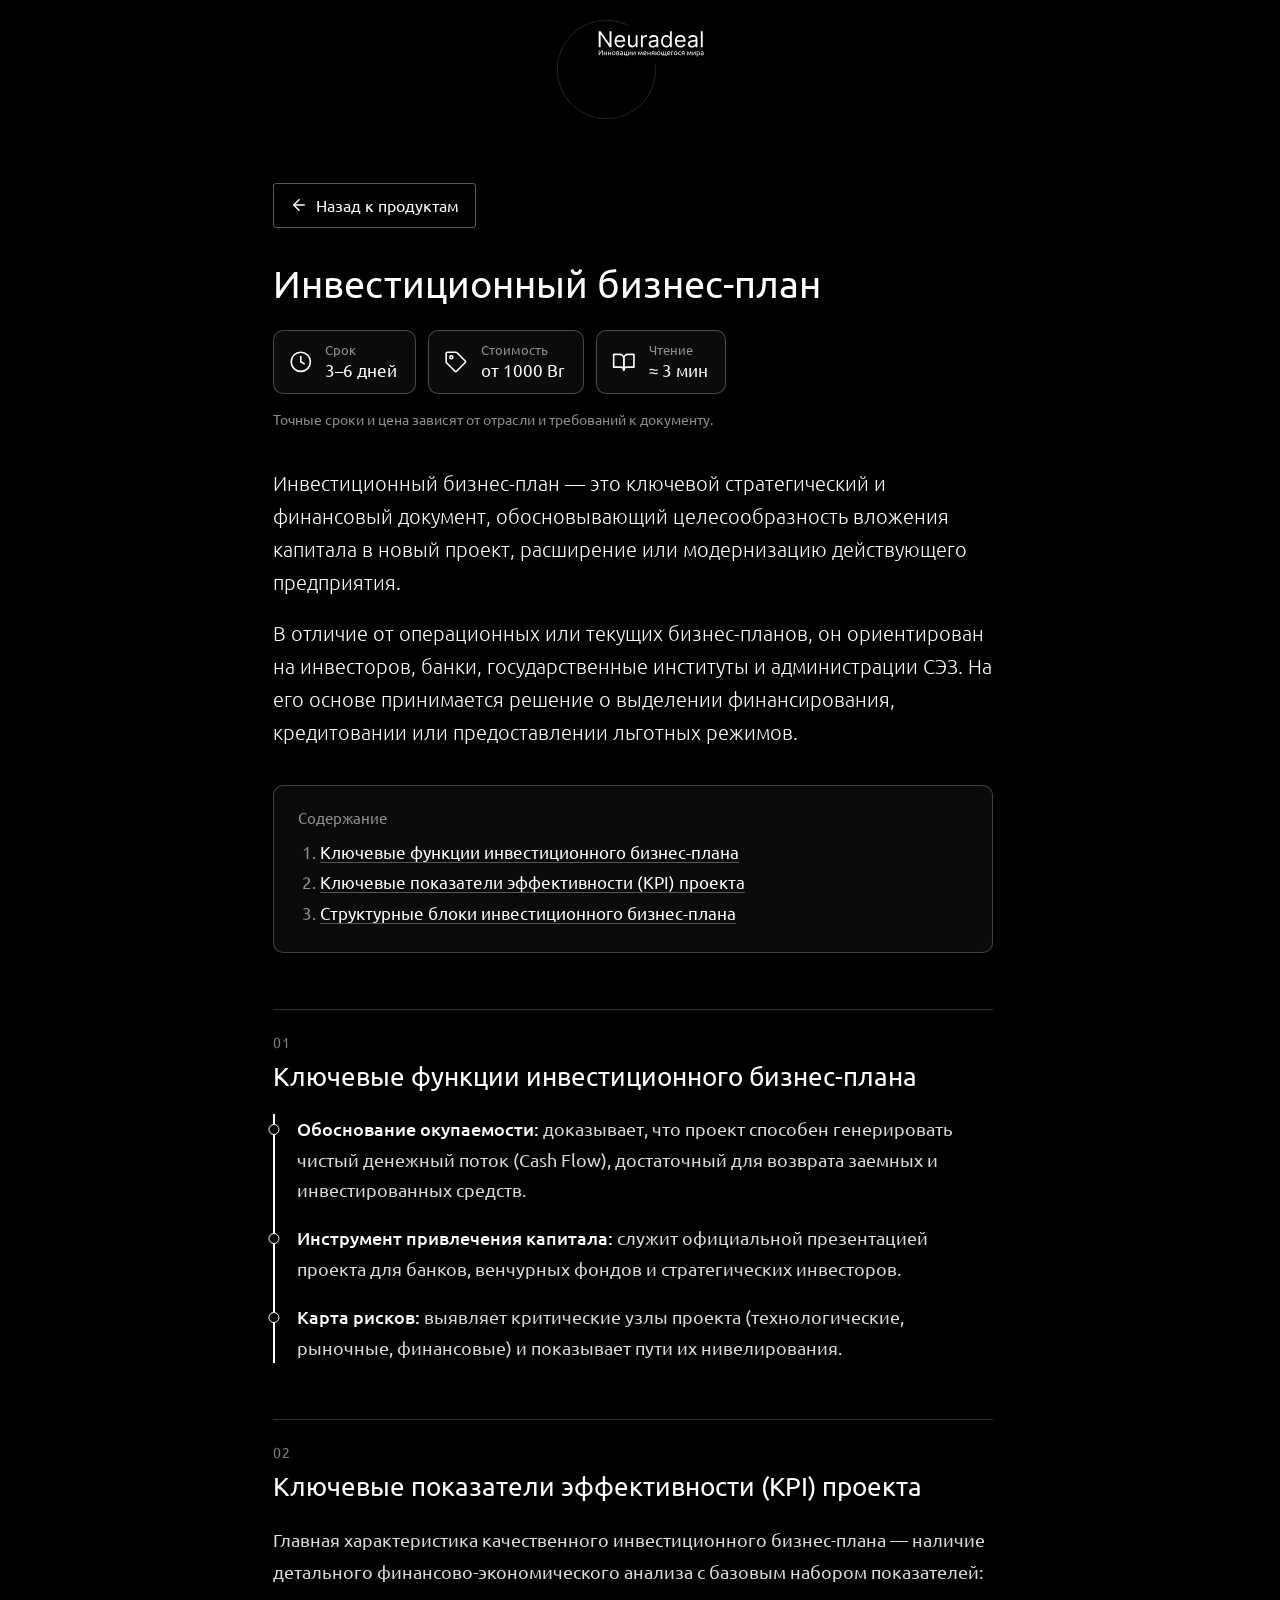
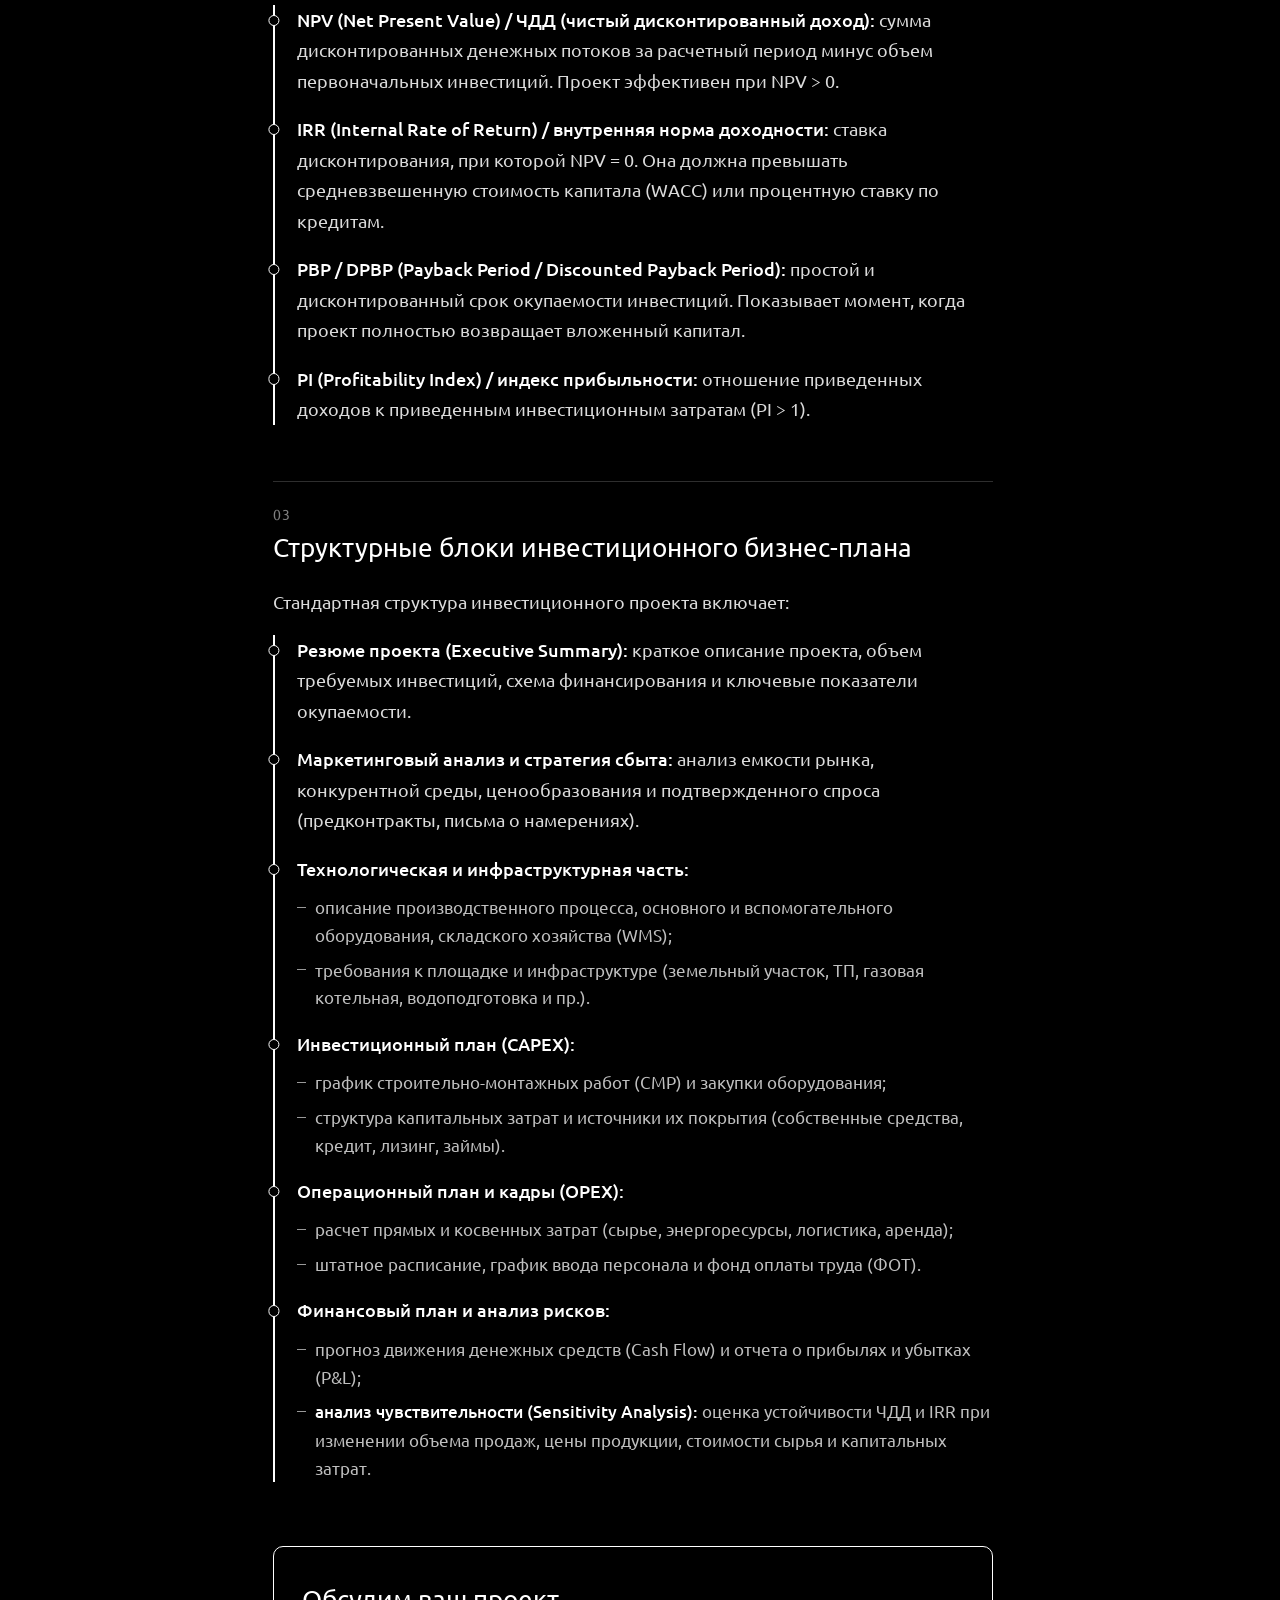
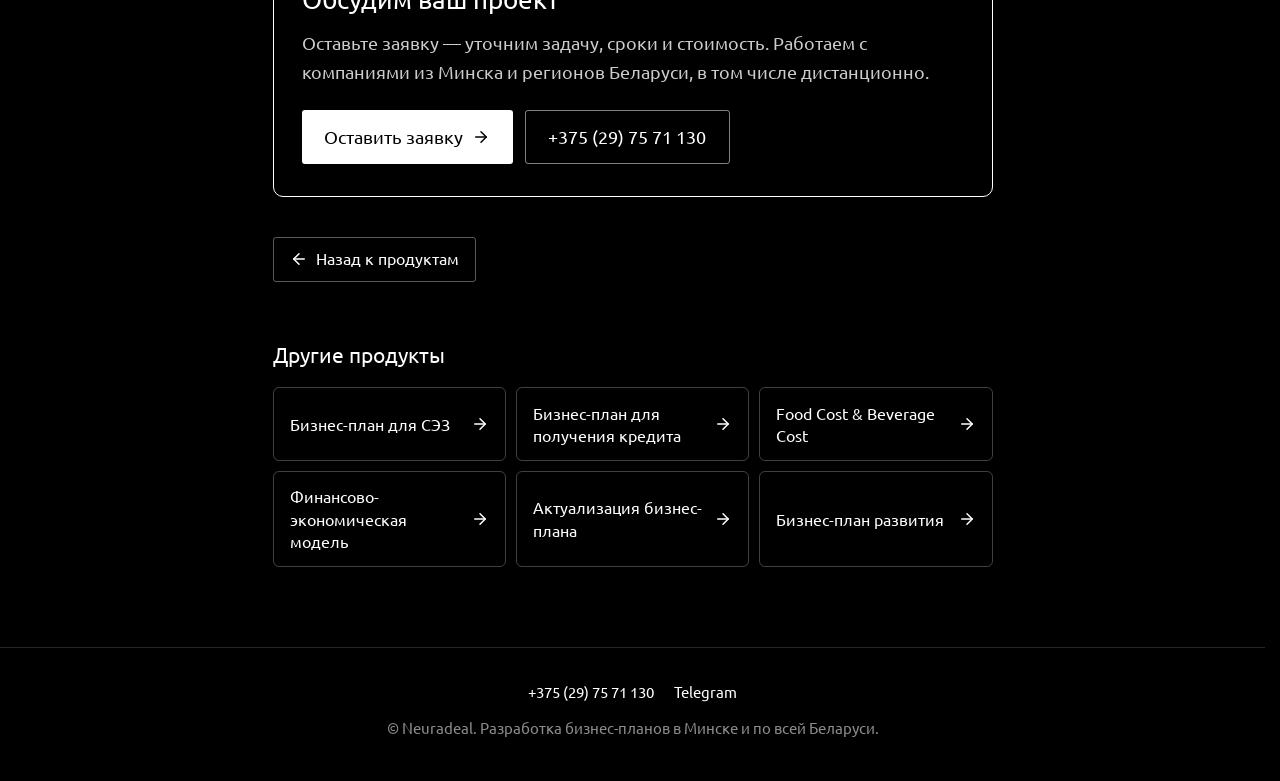
<file: investicionnyj-biznes-plan/index.html>
<!DOCTYPE html>
<html lang="ru" class="is-loading">
<head>
    <meta charset="UTF-8">
    <meta name="viewport" content="width=device-width, initial-scale=1.0">
    <title>Разработка инвестиционного бизнес-плана в Минске — Neuradeal</title>
    <meta name="description" content="Инвестиционный бизнес-план в Минске для инвестора, банка и СЭЗ: NPV, IRR, срок окупаемости, CAPEX и OPEX, анализ чувствительности. От 1000 Br, от 3 дней.">
    <link rel="canonical" href="https://neuradeal.com/investicionnyj-biznes-plan/">
    <meta name="robots" content="index, follow">
    <meta property="og:type" content="website">
    <meta property="og:locale" content="ru_RU">
    <meta property="og:site_name" content="Neuradeal">
    <meta property="og:url" content="https://neuradeal.com/investicionnyj-biznes-plan/">
    <meta property="og:title" content="Разработка инвестиционного бизнес-плана в Минске — Neuradeal">
    <meta property="og:description" content="Инвестиционный бизнес-план в Минске для инвестора, банка и СЭЗ: NPV, IRR, срок окупаемости, CAPEX и OPEX, анализ чувствительности. От 1000 Br, от 3 дней.">
    <meta property="og:image" content="https://neuradeal.com/images/og/investicionnyj-biznes-plan.png">
    <meta property="og:image:type" content="image/png">
    <meta property="og:image:width" content="1200">
    <meta property="og:image:height" content="630">
    <meta property="og:image:alt" content="Инвестиционный бизнес-план — Neuradeal, Минск">
    <meta name="twitter:card" content="summary_large_image">
    <link rel="shortcut icon" type="image/x-icon" href="../favicon.png">
    <!-- Google tag (gtag.js) -->
    <script async src="https://www.googletagmanager.com/gtag/js?id=G-T2621LLK3T"></script>
    <script>
        window.dataLayer = window.dataLayer || [];
        function gtag(){dataLayer.push(arguments);}
        gtag('js', new Date());
        gtag('config', 'G-T2621LLK3T');
    </script>
    <!-- Yandex.Metrika counter -->
    <script type="text/javascript">
        (function(m,e,t,r,i,k,a){
            m[i]=m[i]||function(){(m[i].a=m[i].a||[]).push(arguments)};
            m[i].l=1*new Date();
            for (var j = 0; j < document.scripts.length; j++) {if (document.scripts[j].src === r) { return; }}
            k=e.createElement(t),a=e.getElementsByTagName(t)[0],k.async=1,k.src=r,a.parentNode.insertBefore(k,a)
        })(window, document,'script','https://mc.yandex.ru/metrika/tag.js?id=113521812', 'ym');

        ym(113521812, 'init', {ssr:true, webvisor:true, clickmap:true, ecommerce:"dataLayer", referrer: document.referrer, url: location.href, accurateTrackBounce:true, trackLinks:true});
    </script>
    <noscript><div><img src="https://mc.yandex.ru/watch/113521812" style="position:absolute; left:-9999px;" alt="" /></div></noscript>
    <!-- /Yandex.Metrika counter -->
    <link rel="preload" as="font" type="font/woff2" href="../fonts/ubuntu-400-cyrillic.woff2" crossorigin>
    <link rel="stylesheet" href="../fonts/ubuntu.css">
    <link rel="stylesheet" href="../fonts/ubuntu-500.css">
    <link rel="stylesheet" href="../styles/loader.css">
    <noscript><style>html.is-loading, html.is-loading body { overflow: auto !important; } #loader { display: none; }</style></noscript>
    <link rel="preload" as="image" href="../images/Logo.svg">
    <link rel="stylesheet" href="../styles/product.css">
    <script type="application/ld+json">
    {
        "@context": "https://schema.org",
        "@type": "Service",
        "name": "Инвестиционный бизнес-план",
        "serviceType": "Инвестиционный бизнес-план",
        "description": "Инвестиционный бизнес-план в Минске для инвестора, банка и СЭЗ: NPV, IRR, срок окупаемости, CAPEX и OPEX, анализ чувствительности. От 1000 Br, от 3 дней.",
        "url": "https://neuradeal.com/investicionnyj-biznes-plan/",
        "inLanguage": "ru",
        "areaServed": {
            "@type": "Country",
            "name": "Беларусь"
        },
        "provider": {
            "@type": "ProfessionalService",
            "@id": "https://neuradeal.com/#organization",
            "name": "Neuradeal",
            "url": "https://neuradeal.com/",
            "telephone": "+375297571130"
        },
        "offers": {
            "@type": "Offer",
            "priceCurrency": "BYN",
            "priceSpecification": {
                "@type": "PriceSpecification",
                "minPrice": 1000,
                "priceCurrency": "BYN"
            }
        }
    }
    </script>
    <script type="application/ld+json">
    {
        "@context": "https://schema.org",
        "@type": "BreadcrumbList",
        "itemListElement": [
            { "@type": "ListItem", "position": 1, "name": "Главная", "item": "https://neuradeal.com/" },
            { "@type": "ListItem", "position": 2, "name": "Инвестиционный бизнес-план", "item": "https://neuradeal.com/investicionnyj-biznes-plan/" }
        ]
    }
    </script>
</head>
<body>
    <div id="loader" role="status">
        <img src="../images/Logo.svg" alt="">
        <p>Загрузка<span class="loader-dots" aria-hidden="true"><span>.</span><span>.</span><span>.</span></span></p>
    </div>
    <script src="../src/loader.js"></script>
    <header class="top">
        <a href="../" aria-label="Neuradeal — на главную">
            <img src="../images/Logo.svg" alt="Neuradeal">
        </a>
    </header>
    <main class="page">
        <a class="back" href="../#products"><svg width="18" height="18" viewBox="0 0 24 24" fill="none" stroke="currentColor" stroke-width="2" stroke-linecap="round" stroke-linejoin="round" aria-hidden="true"><path d="M19 12H5"/><path d="M12 19l-7-7 7-7"/></svg><span>Назад к продуктам</span></a>

        <h1>Инвестиционный бизнес-план</h1>

        <ul class="facts" aria-label="Коротко о продукте">
            <li><svg viewBox="0 0 24 24" fill="none" stroke="currentColor" stroke-width="1.5" stroke-linecap="round" stroke-linejoin="round" aria-hidden="true"><circle cx="12" cy="12" r="9"/><path d="M12 7v5l3.2 2"/></svg><span><span class="fact-label">Срок</span> <span class="fact-value">3–6 дней</span></span></li>
            <li><svg viewBox="0 0 24 24" fill="none" stroke="currentColor" stroke-width="1.5" stroke-linecap="round" stroke-linejoin="round" aria-hidden="true"><path d="M3 12.2V4a1 1 0 0 1 1-1h8.2a1 1 0 0 1 .7.3l8 8a1 1 0 0 1 0 1.4l-8.2 8.2a1 1 0 0 1-1.4 0l-8-8a1 1 0 0 1-.3-.7z"/><circle cx="7.8" cy="7.8" r="1.4"/></svg><span><span class="fact-label">Стоимость</span> <span class="fact-value">от 1000 Br</span></span></li>
            <li><svg viewBox="0 0 24 24" fill="none" stroke="currentColor" stroke-width="1.5" stroke-linecap="round" stroke-linejoin="round" aria-hidden="true"><path d="M2.5 5H8a4 4 0 0 1 4 4v11a3 3 0 0 0-3-3H2.5z"/><path d="M21.5 5H16a4 4 0 0 0-4 4v11a3 3 0 0 1 3-3h6.5z"/></svg><span><span class="fact-label">Чтение</span> <span class="fact-value">≈ 3 мин</span></span></li>
        </ul>
        <p class="facts-note">Точные сроки и цена зависят от отрасли и требований к документу.</p>

        <div class="lead">
            <p>Инвестиционный бизнес-план — это ключевой стратегический и финансовый документ, обосновывающий целесообразность вложения капитала в новый проект, расширение или модернизацию действующего предприятия.</p>
            <p>В отличие от операционных или текущих бизнес-планов, он ориентирован на инвесторов, банки, государственные институты и администрации СЭЗ. На его основе принимается решение о выделении финансирования, кредитовании или предоставлении льготных режимов.</p>
        </div>

        <nav class="toc" aria-label="Содержание">
            <p class="toc-title">Содержание</p>
            <ol>
                <li><a href="#razdel-1">Ключевые функции инвестиционного бизнес-плана</a></li>
                <li><a href="#razdel-2">Ключевые показатели эффективности (KPI) проекта</a></li>
                <li><a href="#razdel-3">Структурные блоки инвестиционного бизнес-плана</a></li>
            </ol>
        </nav>

        <article class="content">
            <section aria-labelledby="razdel-1">
                <h2 id="razdel-1">Ключевые функции инвестиционного бизнес-плана</h2>
                <ul>
                    <li><strong>Обоснование окупаемости:</strong> доказывает, что проект способен генерировать чистый денежный поток (Cash Flow), достаточный для возврата заемных и инвестированных средств.</li>
                    <li><strong>Инструмент привлечения капитала:</strong> служит официальной презентацией проекта для банков, венчурных фондов и стратегических инвесторов.</li>
                    <li><strong>Карта рисков:</strong> выявляет критические узлы проекта (технологические, рыночные, финансовые) и показывает пути их нивелирования.</li>
                </ul>
            </section>
            <section aria-labelledby="razdel-2">
                <h2 id="razdel-2">Ключевые показатели эффективности (KPI) проекта</h2>
                <p>Главная характеристика качественного инвестиционного бизнес-плана — наличие детального финансово-экономического анализа с базовым набором показателей:</p>
                <ul>
                    <li><strong>NPV (Net Present Value) / ЧДД (чистый дисконтированный доход):</strong> сумма дисконтированных денежных потоков за расчетный период минус объем первоначальных инвестиций. Проект эффективен при NPV&nbsp;&gt;&nbsp;0.</li>
                    <li><strong>IRR (Internal Rate of Return) / внутренняя норма доходности:</strong> ставка дисконтирования, при которой NPV&nbsp;=&nbsp;0. Она должна превышать средневзвешенную стоимость капитала (WACC) или процентную ставку по кредитам.</li>
                    <li><strong>PBP / DPBP (Payback Period / Discounted Payback Period):</strong> простой и дисконтированный срок окупаемости инвестиций. Показывает момент, когда проект полностью возвращает вложенный капитал.</li>
                    <li><strong>PI (Profitability Index) / индекс прибыльности:</strong> отношение приведенных доходов к приведенным инвестиционным затратам (PI&nbsp;&gt;&nbsp;1).</li>
                </ul>
            </section>
            <section aria-labelledby="razdel-3">
                <h2 id="razdel-3">Структурные блоки инвестиционного бизнес-плана</h2>
                <p>Стандартная структура инвестиционного проекта включает:</p>
                <ul>
                    <li><strong>Резюме проекта (Executive Summary):</strong> краткое описание проекта, объем требуемых инвестиций, схема финансирования и ключевые показатели окупаемости.</li>
                    <li><strong>Маркетинговый анализ и стратегия сбыта:</strong> анализ емкости рынка, конкурентной среды, ценообразования и подтвержденного спроса (предконтракты, письма о намерениях).</li>
                    <li><strong>Технологическая и инфраструктурная часть:</strong>
                        <ul>
                            <li>описание производственного процесса, основного и вспомогательного оборудования, складского хозяйства (WMS);</li>
                            <li>требования к площадке и инфраструктуре (земельный участок, ТП, газовая котельная, водоподготовка и пр.).</li>
                        </ul>
                    </li>
                    <li><strong>Инвестиционный план (CAPEX):</strong>
                        <ul>
                            <li>график строительно-монтажных работ (СМР) и закупки оборудования;</li>
                            <li>структура капитальных затрат и источники их покрытия (собственные средства, кредит, лизинг, займы).</li>
                        </ul>
                    </li>
                    <li><strong>Операционный план и кадры (OPEX):</strong>
                        <ul>
                            <li>расчет прямых и косвенных затрат (сырье, энергоресурсы, логистика, аренда);</li>
                            <li>штатное расписание, график ввода персонала и фонд оплаты труда (ФОТ).</li>
                        </ul>
                    </li>
                    <li><strong>Финансовый план и анализ рисков:</strong>
                        <ul>
                            <li>прогноз движения денежных средств (Cash Flow) и отчета о прибылях и убытках (P&amp;L);</li>
                            <li><strong>анализ чувствительности (Sensitivity Analysis):</strong> оценка устойчивости ЧДД и IRR при изменении объема продаж, цены продукции, стоимости сырья и капитальных затрат.</li>
                        </ul>
                    </li>
                </ul>
            </section>
        </article>

        <section class="cta" aria-labelledby="cta-title">
            <h2 id="cta-title">Обсудим ваш проект</h2>
            <p>Оставьте заявку — уточним задачу, сроки и стоимость. Работаем с компаниями из Минска и регионов Беларуси, в том числе дистанционно.</p>
            <div class="cta-actions">
                <a class="btn btn-primary" href="../#application"><span>Оставить заявку</span><svg width="18" height="18" viewBox="0 0 24 24" fill="none" stroke="currentColor" stroke-width="2" stroke-linecap="round" stroke-linejoin="round" aria-hidden="true"><path d="M5 12h14"/><path d="M12 5l7 7-7 7"/></svg></a>
                <a class="btn btn-outline" href="tel:+375297571130">+375 (29) 75 71 130</a>
            </div>
        </section>

        <a class="back back-bottom" href="../#products"><svg width="18" height="18" viewBox="0 0 24 24" fill="none" stroke="currentColor" stroke-width="2" stroke-linecap="round" stroke-linejoin="round" aria-hidden="true"><path d="M19 12H5"/><path d="M12 19l-7-7 7-7"/></svg><span>Назад к продуктам</span></a>

        <nav class="others" aria-labelledby="others-title">
            <h2 id="others-title">Другие продукты</h2>
            <ul>
                <li><a href="../biznes-plan-dlya-sez/"><span>Бизнес-план для СЭЗ</span><svg width="18" height="18" viewBox="0 0 24 24" fill="none" stroke="currentColor" stroke-width="2" stroke-linecap="round" stroke-linejoin="round" aria-hidden="true"><path d="M5 12h14"/><path d="M12 5l7 7-7 7"/></svg></a></li>
                <li><a href="../biznes-plan-dlya-kredita/"><span>Бизнес-план для получения кредита</span><svg width="18" height="18" viewBox="0 0 24 24" fill="none" stroke="currentColor" stroke-width="2" stroke-linecap="round" stroke-linejoin="round" aria-hidden="true"><path d="M5 12h14"/><path d="M12 5l7 7-7 7"/></svg></a></li>
                <li><a href="../food-cost-beverage-cost/"><span>Food Cost &amp; Beverage Cost</span><svg width="18" height="18" viewBox="0 0 24 24" fill="none" stroke="currentColor" stroke-width="2" stroke-linecap="round" stroke-linejoin="round" aria-hidden="true"><path d="M5 12h14"/><path d="M12 5l7 7-7 7"/></svg></a></li>
                <li><a href="../finansovo-ekonomicheskaya-model/"><span>Финансово-экономическая модель</span><svg width="18" height="18" viewBox="0 0 24 24" fill="none" stroke="currentColor" stroke-width="2" stroke-linecap="round" stroke-linejoin="round" aria-hidden="true"><path d="M5 12h14"/><path d="M12 5l7 7-7 7"/></svg></a></li>
                <li><a href="../aktualizaciya-biznes-plana/"><span>Актуализация бизнес-плана</span><svg width="18" height="18" viewBox="0 0 24 24" fill="none" stroke="currentColor" stroke-width="2" stroke-linecap="round" stroke-linejoin="round" aria-hidden="true"><path d="M5 12h14"/><path d="M12 5l7 7-7 7"/></svg></a></li>
                <li><a href="../biznes-plan-razvitiya/"><span>Бизнес-план развития</span><svg width="18" height="18" viewBox="0 0 24 24" fill="none" stroke="currentColor" stroke-width="2" stroke-linecap="round" stroke-linejoin="round" aria-hidden="true"><path d="M5 12h14"/><path d="M12 5l7 7-7 7"/></svg></a></li>
            </ul>
        </nav>
    </main>
    <footer class="footer">
        <div class="footer-links">
            <a href="tel:+375297571130">+375 (29) 75 71 130</a>
            <a href="https://t.me/Neuradeal" target="_blank" rel="noopener">Telegram</a>
        </div>
        <p>© Neuradeal. Разработка бизнес-планов в Минске и по всей Беларуси.</p>
    </footer>
    <script src="../src/contactGoals.js"></script>
    <script src="../src/localLinks.js"></script>
</body>
</html>
</file>
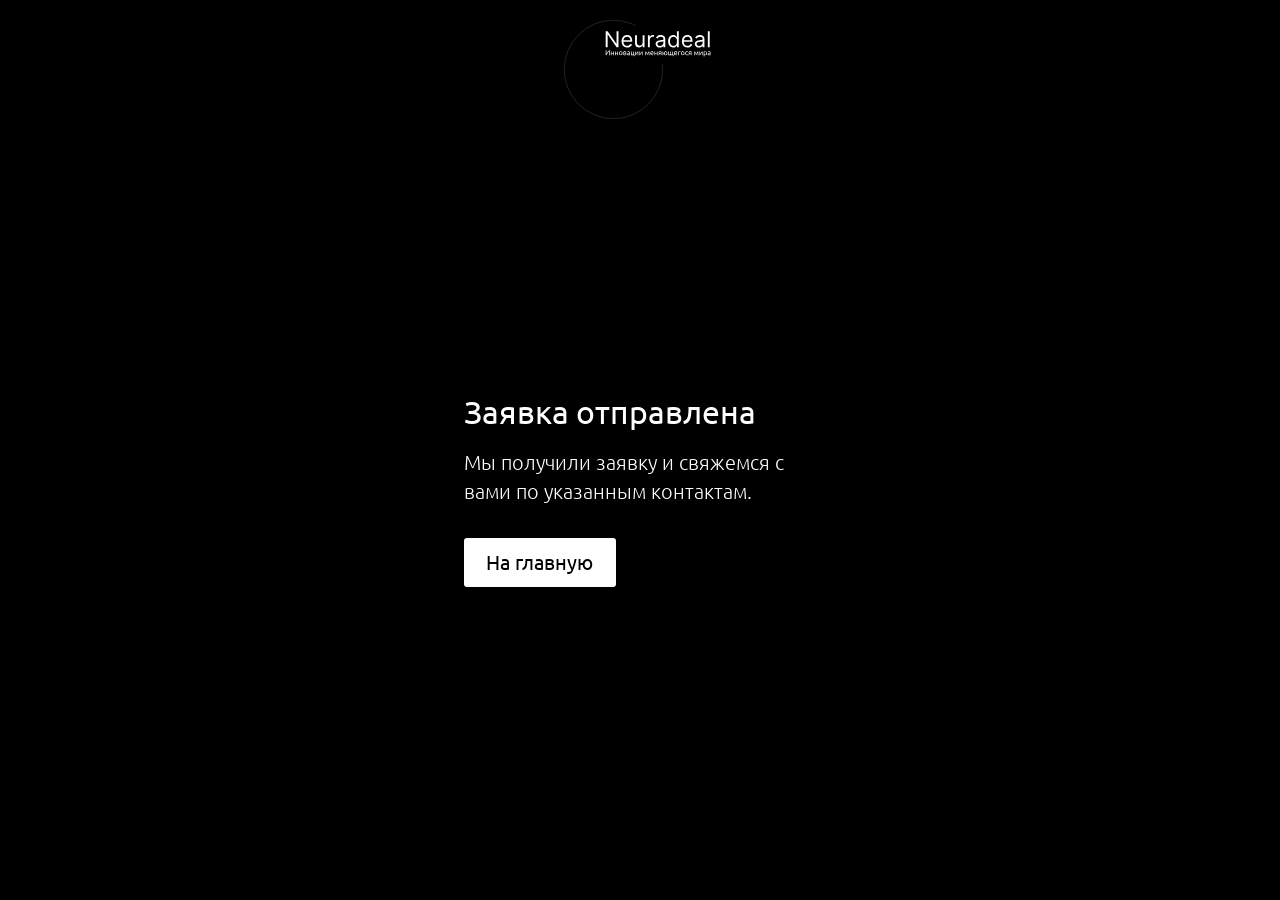
<file: thanks.html>
<!DOCTYPE html>
<html lang="ru">
<head>
    <meta charset="UTF-8">
    <meta name="viewport" content="width=device-width, initial-scale=1.0, minimum-scale=1.0">
    <title>Заявка отправлена — Neuradeal</title>
    <meta name="robots" content="noindex, nofollow">
    <link rel="shortcut icon" type="image/x-icon" href="favicon.png">
    <!-- Google tag (gtag.js) -->
    <script async src="https://www.googletagmanager.com/gtag/js?id=G-T2621LLK3T"></script>
    <script>
        window.dataLayer = window.dataLayer || [];
        function gtag(){dataLayer.push(arguments);}
        gtag('js', new Date());
        gtag('config', 'G-T2621LLK3T');
        gtag('event', 'generate_lead');
    </script>
    <!-- Yandex.Metrika counter -->
    <script type="text/javascript">
        (function(m,e,t,r,i,k,a){
            m[i]=m[i]||function(){(m[i].a=m[i].a||[]).push(arguments)};
            m[i].l=1*new Date();
            for (var j = 0; j < document.scripts.length; j++) {if (document.scripts[j].src === r) { return; }}
            k=e.createElement(t),a=e.getElementsByTagName(t)[0],k.async=1,k.src=r,a.parentNode.insertBefore(k,a)
        })(window, document,'script','https://mc.yandex.ru/metrika/tag.js?id=113521812', 'ym');

        ym(113521812, 'init', {ssr:true, webvisor:true, clickmap:true, ecommerce:"dataLayer", referrer: document.referrer, url: location.href, accurateTrackBounce:true, trackLinks:true});
    </script>
    <noscript><div><img src="https://mc.yandex.ru/watch/113521812" style="position:absolute; left:-9999px;" alt="" /></div></noscript>
    <!-- /Yandex.Metrika counter -->
    <link rel="preconnect" href="https://fonts.googleapis.com">
    <link rel="preconnect" href="https://fonts.gstatic.com" crossorigin>
    <link href="https://fonts.googleapis.com/css2?family=Ubuntu:wght@300;400&display=swap" rel="stylesheet">
    <style>
        html, body {
            margin: 0;
            min-height: 100%;
            background: #000;
            color: #fff;
            font-family: Ubuntu, sans-serif;
        }

        * {
            box-sizing: border-box;
        }

        body {
            min-height: 100vh;
            min-height: 100dvh;
            display: flex;
            flex-direction: column;
        }

        a {
            color: inherit;
        }

        .top {
            display: flex;
            justify-content: center;
            padding: 1.25rem 1.25rem 0;
        }

        .top a {
            display: block;
            line-height: 0;
        }

        .top img {
            width: 9.5rem;
            height: auto;
        }

        main {
            flex: 1;
            display: flex;
            align-items: center;
            justify-content: center;
            width: 100%;
            padding: 2rem 1.25rem 4.5rem;
        }

        .message {
            width: min(22rem, 100%);
            text-align: left;
        }

        h1 {
            margin: 0 0 1rem;
            font-size: 2rem;
            font-weight: 400;
        }

        p {
            margin: 0 0 2rem;
            font-size: 1.25rem;
            font-weight: 300;
            line-height: 1.45;
        }

        .back {
            display: inline-flex;
            align-items: center;
            justify-content: center;
            min-height: 3rem;
            padding: 0.7rem 1.4rem;
            background: #fff;
            color: #000;
            text-decoration: none;
            border-radius: 0.185rem;
            font-size: 1.25rem;
        }

        @media (max-width: 700px) {
            .top {
                padding: 1rem 1rem 0;
            }

            .top img {
                width: 7.25rem;
            }

            main {
                padding: 1.5rem 1.25rem 3.5rem;
            }

            h1 {
                font-size: 1.65rem;
            }

            p {
                font-size: 1.125rem;
            }
        }
    </style>
</head>
<body>
    <div class="top">
        <a href="./">
            <img src="./images/Logo.svg" alt="Neuradeal">
        </a>
    </div>
    <main>
        <div class="message">
            <h1>Заявка отправлена</h1>
            <p>Мы получили заявку и свяжемся с вами по указанным контактам.</p>
            <a class="back" href="./">На главную</a>
        </div>
    </main>
    <script src="./src/localLinks.js"></script>
</body>
</html>
</file>
<file: styles/loader.css>
html {
    scrollbar-gutter: stable;
}

html.is-loading,
html.is-loading body {
    overflow: hidden !important;
}

#loader {
    position: fixed;
    top: 0;
    left: 0;
    right: 0;
    z-index: 10000;
    height: 100%;
    height: 100dvh;
    display: -webkit-box;
    display: flex;
    -webkit-box-orient: vertical;
    -webkit-box-direction: normal;
    flex-direction: column;
    -webkit-box-align: center;
    align-items: center;
    -webkit-box-pack: center;
    justify-content: center;
    background: #000;
    overflow: hidden;
    -webkit-transform: translate3d(0, 0, 0);
    transform: translate3d(0, 0, 0);
    -webkit-transition: -webkit-transform 0.85s cubic-bezier(0.65, 0, 0.35, 1);
    transition: transform 0.85s cubic-bezier(0.65, 0, 0.35, 1);
}

#loader img {
    width: 280px;
    max-width: 78vw;
    height: auto;
}

@media screen and (max-width: 700px) {
    #loader img {
        width: 220px;
        max-width: 68vw;
    }
}

@media screen and (max-height: 520px) {
    #loader img {
        width: 180px;
        max-width: 52vw;
    }
}

#loader p {
    position: absolute;
    left: 0;
    right: 0;
    bottom: 16vh;
    margin: 0;
    text-align: center;
    color: #4e4e4e;
    font-family: Ubuntu, sans-serif;
    font-size: 1rem;
    font-weight: 400;
    letter-spacing: 0.08em;
    -webkit-animation: loaderTextColor 2.2s ease-in-out infinite;
    animation: loaderTextColor 2.2s ease-in-out infinite;
}

#loader .loader-dots {
    display: inline-block;
    width: 1.5em;
    text-align: left;
}

#loader .loader-dots span {
    opacity: 0;
    -webkit-animation: loaderDot 1.5s infinite;
    animation: loaderDot 1.5s infinite;
}

#loader .loader-dots span:nth-child(2) {
    -webkit-animation-delay: 0.25s;
    animation-delay: 0.25s;
}

#loader .loader-dots span:nth-child(3) {
    -webkit-animation-delay: 0.5s;
    animation-delay: 0.5s;
}

@-webkit-keyframes loaderTextColor {
    0%, 100% { color: #4e4e4e; }
    50% { color: #d4d4d4; }
}

@keyframes loaderTextColor {
    0%, 100% { color: #4e4e4e; }
    50% { color: #d4d4d4; }
}

@-webkit-keyframes loaderDot {
    0%, 20% { opacity: 0; }
    35%, 100% { opacity: 1; }
}

@keyframes loaderDot {
    0%, 20% { opacity: 0; }
    35%, 100% { opacity: 1; }
}

#loader.is-done {
    -webkit-transform: translate3d(0, -100%, 0);
    transform: translate3d(0, -100%, 0);
    pointer-events: none;
}

@media (prefers-reduced-motion: reduce) {
    #loader {
        -webkit-transition: none;
        transition: none;
    }

    #loader p,
    #loader .loader-dots span {
        -webkit-animation: none;
        animation: none;
    }

    #loader p {
        color: #b5b5b5;
    }

    #loader .loader-dots span {
        opacity: 1;
    }
}
</file>
<file: fonts/ubuntu.css>
/* cyrillic-ext */
@font-face {
  font-family: 'Ubuntu';
  font-style: normal;
  font-weight: 300;
  font-display: swap;
  src: url(ubuntu-300-cyrillic-ext.woff2) format('woff2');
  unicode-range: U+0460-052F, U+1C80-1C8A, U+20B4, U+2DE0-2DFF, U+A640-A69F, U+FE2E-FE2F;
}
/* cyrillic */
@font-face {
  font-family: 'Ubuntu';
  font-style: normal;
  font-weight: 300;
  font-display: swap;
  src: url(ubuntu-300-cyrillic.woff2) format('woff2');
  unicode-range: U+0301, U+0400-045F, U+0490-0491, U+04B0-04B1, U+2116;
}
/* latin-ext */
@font-face {
  font-family: 'Ubuntu';
  font-style: normal;
  font-weight: 300;
  font-display: swap;
  src: url(ubuntu-300-latin-ext.woff2) format('woff2');
  unicode-range: U+0100-02BA, U+02BD-02C5, U+02C7-02CC, U+02CE-02D7, U+02DD-02FF, U+0304, U+0308, U+0329, U+1D00-1DBF, U+1E00-1E9F, U+1EF2-1EFF, U+2020, U+20A0-20AB, U+20AD-20C4, U+2113, U+2C60-2C7F, U+A720-A7FF;
}
/* latin */
@font-face {
  font-family: 'Ubuntu';
  font-style: normal;
  font-weight: 300;
  font-display: swap;
  src: url(ubuntu-300-latin.woff2) format('woff2');
  unicode-range: U+0000-00FF, U+0131, U+0152-0153, U+02BB-02BC, U+02C6, U+02DA, U+02DC, U+0304, U+0308, U+0329, U+2000-206F, U+20AC, U+2122, U+2191, U+2193, U+2212, U+2215, U+FEFF, U+FFFD;
}
/* cyrillic-ext */
@font-face {
  font-family: 'Ubuntu';
  font-style: normal;
  font-weight: 400;
  font-display: swap;
  src: url(ubuntu-400-cyrillic-ext.woff2) format('woff2');
  unicode-range: U+0460-052F, U+1C80-1C8A, U+20B4, U+2DE0-2DFF, U+A640-A69F, U+FE2E-FE2F;
}
/* cyrillic */
@font-face {
  font-family: 'Ubuntu';
  font-style: normal;
  font-weight: 400;
  font-display: swap;
  src: url(ubuntu-400-cyrillic.woff2) format('woff2');
  unicode-range: U+0301, U+0400-045F, U+0490-0491, U+04B0-04B1, U+2116;
}
/* latin-ext */
@font-face {
  font-family: 'Ubuntu';
  font-style: normal;
  font-weight: 400;
  font-display: swap;
  src: url(ubuntu-400-latin-ext.woff2) format('woff2');
  unicode-range: U+0100-02BA, U+02BD-02C5, U+02C7-02CC, U+02CE-02D7, U+02DD-02FF, U+0304, U+0308, U+0329, U+1D00-1DBF, U+1E00-1E9F, U+1EF2-1EFF, U+2020, U+20A0-20AB, U+20AD-20C4, U+2113, U+2C60-2C7F, U+A720-A7FF;
}
/* latin */
@font-face {
  font-family: 'Ubuntu';
  font-style: normal;
  font-weight: 400;
  font-display: swap;
  src: url(ubuntu-400-latin.woff2) format('woff2');
  unicode-range: U+0000-00FF, U+0131, U+0152-0153, U+02BB-02BC, U+02C6, U+02DA, U+02DC, U+0304, U+0308, U+0329, U+2000-206F, U+20AC, U+2122, U+2191, U+2193, U+2212, U+2215, U+FEFF, U+FFFD;
}
</file>
<file: styles/style.css>
body::-webkit-scrollbar {
    display: none;
} 

body {
    font-family: 'Ubuntu', sans-serif!important;
    color: white!important;
    background: black!important;
    overflow-x: hidden;
}

ul {
    font-size: 1.5rem;
    font-weight: 400!important;
    border-left: 3px solid white;
    list-style: none;
}

#list h1 {
    margin-bottom: 1.5em;
}

#list p {
    margin-bottom: 2.5em;
}

button {
    font-size: 1.25rem!important;
    border: none;
    border-radius: 0.185rem!important;
    background: white;
}

@keyframes rocketReset {
    0% { left: 100% }
    100% { left: 0% }
}

@keyframes rocketLaunch {
    0% { transform: translateY(0px) }
    100% { transform: translateY(-2000px) }
}

.main {
    position: relative;
    overflow-x: hidden;
    overflow-x: clip;
    min-height: 1000%;
    background:
        linear-gradient(180deg, rgba(255, 255, 255, 0.2) 60%, rgba(0, 0, 0, 0) 90%) calc(20*100%/100),
        linear-gradient(180deg, rgba(255, 255, 255, 0.2) 60%, rgba(0, 0, 0, 0) 90%) calc(35*100%/100),
        linear-gradient(180deg, rgba(255, 255, 255, 0.2) 60%, rgba(0, 0, 0, 0) 90%) calc(50*100%/100),
        linear-gradient(180deg, rgba(255, 255, 255, 0.2) 60%, rgba(0, 0, 0, 0) 90%) calc(65*100%/100),
        linear-gradient(180deg, rgba(255, 255, 255, 0.2) 60%, rgba(0, 0, 0, 0) 90%) calc(80*100%/100);
    background-size: 1px 100%;
    background-repeat: no-repeat;
}

.highlight {
    background: black;
}

.art {
    height: auto;
    vertical-align: baseline;
}

#Logo,
#contacts-logo img {
    height: auto;
}

#Logo {
    width: 329px!important;
}

.ellipse {
    margin-left: -0.4em; 
}

.ellipse2 {
    margin-left: -1.7em;
}

.text {
    font-size: 1.5rem;
}

.clients-names {
    font-weight: 300;
    text-decoration: underline;
    text-underline-offset: 0.18em;
}

.control-panel {
    background: black;
}

.control-panel button {
    transition: all 400ms cubic-bezier(.23, 1, 0.32, 1);
}

.control-panel button:disabled {
    pointer-events: none;
}

.control-panel button:hover {
    background-color: #dbdbdb;
    transform: translateY(-2px);
}

.control-panel button:active {
    box-shadow: none;
    transform: translateY(0);
}

.stop-scrolling {
    height: 100%;
    overflow: hidden;
}

#menu a {
    background: black;
    padding: 0.5em;
    padding-bottom: 0.8em;
    text-decoration: none;
    color: white;
}

#menu a {
    position: relative;
}

#menu a::before {
    content: '';
    position: absolute;
    width: 100%;
    height: 2px;
    border-radius: 2px;
    background-color: white;
    bottom: 0;
    left: 0;
    transform-origin: right;
    transform: scaleX(0);
    transition: transform .3s ease-in-out;
}

#menu a:hover::before {
    transform-origin: left;
    transform: scaleX(1);
}

#ship {
    min-height: 600px;
}

#star-ship {
    background: black;
    z-index: 3;
    position: relative;
    padding-bottom: 4rem;
}

#star-ship.is-flying {
    z-index: 1100;
}

#star-ship img {
    z-index: 3;
}

#SlideButton {
    position: relative;
    margin-top: -120px;
    filter: drop-shadow(5px 8px 4px rgba(0, 0, 0, 0.51));
    z-index: 1;
}

#SlideButton:active {
    filter: none;
}

@keyframes moveForward {
    0% { -webkit-transform: translate3d(-20vw, 0, 0); transform: translate3d(-20vw, 0, 0); }
    100% { -webkit-transform: translate3d(110vw, 0, 0); transform: translate3d(110vw, 0, 0); }
}

@keyframes moveBackward {
    0% { -webkit-transform: translate3d(110vw, 0, 0); transform: translate3d(110vw, 0, 0); }
    100% { -webkit-transform: translate3d(-20vw, 0, 0); transform: translate3d(-20vw, 0, 0); }
}

#road1 img, #road2 img, #road3 img {
    position: absolute;
}

#road1 {
    z-index: 1;
    height: 40px;
}

#road2 {
    z-index: 2;
    height: 40px;
}

#road3 {
    z-index: 3;
    height: 40px;
}

#Shadow {
    margin-top: -25px;
    position: absolute;
}

#VectorTown {
    margin-top: -220px;
}

#LeftTown, #RightTown {
    position: relative;
    z-index: 2;
}

#MiddleTown {
    position: relative;
    z-index: 1;
}

#LeftTown {
    width: 35.89%;
}

#MiddleTown {
    width: 42.79%;
}

#RightTown {
    width: 21.31%;
}

#LeftTownShadow {
    width: 35.89%;
}

#MiddleTownShadow {
    width: 42.79%;
}

#RightTownShadow {
    width: 21.31%;
}

#Nav {
    padding-top: 48px;
}

.logo-link {
    display: block;
    line-height: 0;
    cursor: pointer;
    text-decoration: none;
}

.logo-link.is-inert {
    cursor: default;
    pointer-events: none;
}

#contacts a.phone-link {
    color: white;
    text-decoration: none;
    cursor: pointer;
}

#contacts a.phone-link:hover {
    text-decoration: underline;
}

.toggle-menu {
    margin-top: 1rem;
}

.hamburger {
    margin-top: 2rem;
}

.hamburger {
    position: relative;
    width: 30px;
    height: 4px;
    background: #fff;
    border-radius: 10px;
    cursor: pointer;
    z-index: 2;
    transition: 0.3s;
}

.hamburger:before, .hamburger:after {
    content: "";
    position: absolute;
    height: 4px;
    right: 0;
    background: #fff;
    border-radius: 10px;
    transition: 0.2s;
}

.hamburger:before {
    top: -10px;
    width: 20px;
}

.hamburger:after {
    top: 10px;
    width: 25px;
}

.toggle-menu {
    position: absolute;
    width: 30px;
    height: 40px;
    z-index: 3;
    cursor: pointer;
    opacity: 0;
}

.hamburger, .toggle-menu {
    display: none;
}

.navigation input:checked ~ .hamburger {
    background: transparent;
}

.navigation input:checked ~ .hamburger:before {
    top: 0;
    transform: rotate(-45deg);
    width: 30px;    
}

.navigation input:checked ~ .hamburger:after {
    top: 0;
    transform: rotate(45deg);
    width: 30px;    
}

@media screen and (max-width: 1050px) {
    .hamburger, .toggle-menu {
        display: block;
        margin-right: 3rem;
        position: fixed;
        right: 0;
    }

    .navigation {
        align-items: start!important;
    }

    #menu {
        flex-direction: column;
        align-items: center!important;
        justify-content: start!important;
        margin-top: 0!important;
        padding-top: 4rem;
        margin-right: 0!important;
        position: fixed;
        top: 0;
        right: -300px;
        background: #000000;
        width: 300px;
        height: 100%;
        z-index: 4;
        border-left: 1px solid rgb(96, 96, 96);
    }

    .navigation .hamburger {
        z-index: 5;
    }

    .navigation input {
        z-index: 6;
    }

    .navigation input:checked ~ #menu {
        right: 0;
    }

    #menu div {
        margin: 0!important;
        margin-bottom: 2.5rem!important;
        margin-top: 0.5rem!important;
    }

    #menu div a {
        padding: 0;
        padding-bottom: 0.3rem; 
    }
}

@media screen and (max-width: 1000px) {
    .main {
        min-height: 1000%;

        background:
        linear-gradient(180deg, rgba(255, 255, 255, 0.2) 60%, rgba(0, 0, 0, 0) 90%) calc(35*100%/100),
        linear-gradient(180deg, rgba(255, 255, 255, 0.2) 60%, rgba(0, 0, 0, 0) 90%) calc(50*100%/100),
        linear-gradient(180deg, rgba(255, 255, 255, 0.2) 60%, rgba(0, 0, 0, 0) 90%) calc(65*100%/100);

        background-size: 1px 100%;
        background-repeat: no-repeat;
    }

    #clients span {
        font-size: 1rem;
        padding-top: 0.6rem!important;
        padding-bottom: 0.6rem!important;
    }

    #clients .h1 span {
        font-size: 2rem!important;
    }

    #clients {
        margin: 1.5rem!important;
        padding: 1rem!important;
    }

    #clients ul {
        border-left: 2px solid white;
    }
}

@media screen and (max-width: 1300px) {
    #ship {
        display: none!important;
    }

    #list {
        width: 100%!important;
    }

    #RightTown {
        display: none;
    }

    #RightTownShadow {
        display: none;
    }

    #MiddleTown {
        width: 54.38%;
    }

    #LeftTown {
        width: 45.61%;
    }
    
    #MiddleTownShadow {
        width: 54.38%;
    }

    #LeftTownShadow {
        width: 45.61%;
    }


    #VectorTown {
        margin-top: -150px;
    }

    #Logo {
        max-height: 170px;
        width: calc(170px * 329 / 214)!important;
    }
}

@media screen and (max-width: 1050px) {
    #SlideButton {
        display: none;
    }

    #about-us {
        margin: 1.5rem!important;
        padding: 1rem!important;
    }

    #list p span {
        padding-top: 0.5rem!important;
        padding-bottom: 0.5rem!important;
    }

    #LeftTown {
        display: none;
    }

    #LeftTownShadow {
        display: none;
    }

    #MiddleTown {
        width: 100%;
    }

    #MiddleTownShadow {
        width: 100%;
    }

    #about-us h1 span {
        padding-top: 0.1rem!important; 
    }
}

@media screen and (max-width: 700px) {
    #list li:has(span) {
        font-size: 1rem;
    }

    #list p span {
        padding-top: 0.5rem!important;
        padding-bottom: 0.5rem!important;
        font-size: 1.25rem;
    }
    
    .ellipse {
        margin-left: -0.6rem;
    }

    #about-us ul {
        border-left: 2px solid white;
    }

    #about-us {
        margin-bottom: 0!important;
    }

    #products {
        margin-top: 0!important;
    }

    #Logo {
        max-height: 130px;
        width: calc(130px * 329 / 214)!important;
    }

    .main #about-us,
    .main #products,
    .main #application,
    .main #clients {
        margin-left: 0!important;
        margin-right: 0!important;
        padding-left: 1.25rem!important;
        padding-right: 1.25rem!important;
    }

    .main #products,
    .main #application,
    .main #clients,
    .main :is(#products, #application, #clients) :is(.row, .container) {
        --bs-gutter-x: 0;
    }

    .main #list,
    .main #products .text {
        margin-left: 0!important;
    }
}

@media screen and (max-width: 600px) {
    .Ship0 {
        width: 30px;
    }

    .Ship0Reverse {
        width: 32px;
    }

    .Ship1 {
        width: 32px;
    }

    .Ship1Reverse {
        width: 30px;
    }

    .Ship2 {
        width: 28px;
    }

    .Ship2Reverse {
        width: 28px;
    }

    .Ship3 {
        width: 50px;
    }

    .Ship3Reverse {
        width: 50px;
    }

    .Ship4 {
        width: 21px;
    }

    .Ship4Reverse {
        width: 21px;
    }

    .Ship5 {
        width: 35px;
    }

    .Ship5Reverse {
        width: 35px;
    }
}

@media screen and (min-width: 1051px) {
    html {
        scroll-padding-top: var(--nav-pad, 0px);
    }

    #nav-spacer {
        width: 100%;
        height: 0;
        pointer-events: none;
    }

    #Nav.nav-fixed {
        position: fixed;
        top: 0;
        left: 0;
        right: 0;
        z-index: 1000;
        width: auto;
        max-height: 340px;
        overflow: hidden;
        background-color: rgba(0, 0, 0, 0);
        -webkit-transform: translate3d(0, 0, 0);
        transform: translate3d(0, 0, 0);
        -webkit-transition: -webkit-transform 0.35s ease, max-height 0.45s ease, padding 0.45s ease;
        transition: transform 0.35s ease, max-height 0.45s ease, padding 0.45s ease;
    }

    #Nav.nav-fixed.nav-away {
        -webkit-transform: translate3d(0, -100%, 0);
        transform: translate3d(0, -100%, 0);
        pointer-events: none;
    }

    #Nav.nav-instant,
    #Nav.nav-instant #Logo,
    #Nav.nav-instant #menu,
    #Nav.nav-instant .navigation {
        -webkit-transition: none !important;
        transition: none !important;
    }

    #Nav.nav-fixed.nav-compact {
        max-height: 100px;
        padding-top: 20px;
        padding-bottom: 20px;
        align-items: center;
        background-color: #000;
    }

    #Nav.nav-fixed #Logo {
        -webkit-transform-origin: left top;
        transform-origin: left top;
        -webkit-transition: -webkit-transform 0.45s ease;
        transition: transform 0.45s ease;
    }

    #Nav.nav-fixed.nav-compact > .col-auto:first-child {
        height: 52px;
        overflow: hidden;
        display: flex;
        align-items: flex-start;
    }

    #Nav.nav-fixed.nav-compact #Logo {
        -webkit-transform: scale(0.6, 0.52);
        transform: scale(0.6, 0.52);
    }

    #Nav.nav-fixed .navigation {
        -webkit-transition: -webkit-transform 0.45s ease;
        transition: transform 0.45s ease;
    }

    #Nav.nav-fixed #menu {
        -webkit-transition: margin-top 0.45s ease;
        transition: margin-top 0.45s ease;
    }

    #Nav.nav-fixed.nav-compact #menu {
        margin-top: 0 !important;
        align-items: center;
    }
}

@media screen and (min-width: 1051px) and (prefers-reduced-motion: reduce) {
    #Nav.nav-fixed,
    #Nav.nav-fixed #Logo,
    #Nav.nav-fixed #menu,
    #Nav.nav-fixed .navigation {
        -webkit-transition: none !important;
        transition: none !important;
    }
}
</file>
<file: styles/flame.css>
@keyframes flameOutput {
    0% { margin-top: -40px }
    20% { margin-top: 0px }
    100% { margin-top: 0px }
}

@keyframes scaling0-0 {
    0% { transform: scaleY(1) }
    100% { transform: scaleY(3) }
}

@keyframes scaling0-1 {
    0% { transform: scaleY(1) }
    100% { transform: scaleY(2.4) }
}

@keyframes scaling0-2 {
    0% { transform: scaleY(1) }
    100% { transform: scaleY(2.8) }
}

@keyframes scaling0-3 {
    0% { transform: scaleY(1) }
    100% { transform: scaleY(3.6) }
}
/* --------------------------------- */
@keyframes scaling1-0 {
    0% { transform: scaleY(1) }
    100% { transform: scaleY(4.3) }
}

@keyframes scaling1-1 {
    0% { transform: scaleY(1) }
    100% { transform: scaleY(4.6) }
}

@keyframes scaling1-2 {
    0% { transform: scaleY(1) }
    100% { transform: scaleY(6) }
}

@keyframes scaling1-3 {
    0% { transform: scaleY(1) }
    100% { transform: scaleY(5.3) }
}
/* ---------------------------------- */
@keyframes scaling2-0 {
    0% { transform: scaleY(1) }
    100% { transform: scaleY(6.3) }
}

@keyframes scaling2-1 {
    0% { transform: scaleY(1) }
    100% { transform: scaleY(7) }
}

@keyframes scaling2-2 {
    0% { transform: scaleY(1) }
    100% { transform: scaleY(7.3) }
}

@keyframes scaling2-3 {
    0% { transform: scaleY(1) }
    100% { transform: scaleY(8) }
}

#flameRow1, #flameRow2, #flameRow3 {
    position: absolute;
    width: 100%;
    max-width: 122.5px;
}

#flameRow1 {
    height: 14px;
}

#flameRow2 {
    height: 25.6px;
}

#flameRow3 {
    height: 40px;
}

#flameRow1 {
    z-index: 2;
}

#flameRow2 {
    z-index: 1;
}

#flameRow1 div {
    background: linear-gradient(180deg, rgba(255, 0, 0, 0.00) 0%, rgba(255, 199, 0, 0.66) 100%);
    filter: drop-shadow(0px 4px 4px rgba(0, 0, 0, 0.25));
    border-radius: 0rem 0rem 0.65rem 0.65rem;
    width: 100%;
}

#flameRow2 div {
    background: linear-gradient(180deg, rgba(47, 47, 46, 0.00) 0%, #F32020 104.27%);
    filter: drop-shadow(0px 4px 4px rgba(0, 0, 0, 0.25));
    border-radius: 0rem 0rem 0.65rem 0.65rem;
    width: 100%;
}

#flameRow3 div {
    background: linear-gradient(180deg, rgba(46, 46, 47, 0.00) 0%, #6E57CA 101.5%);
    filter: drop-shadow(0px 4px 4px rgba(0, 0, 0, 0.25));
    border-radius: 0rem 0rem 0.65rem 0.65rem;
    width: 100%;
}
</file>
<file: styles/slider.css>
.info {
    position: relative;
    width: fit-content;
    max-width: 100%;
    align-items: flex-start;
    padding: 2.25rem 2.75rem;
    border: 1px solid white;
    border-radius: 10px;
    background: black;
    box-shadow: 0 0 0 1.5rem #000;
}

.info-eyebrow {
    margin: 0 0 .5rem;
    color: rgba(255, 255, 255, .55);
    font-size: .9rem;
    letter-spacing: .04em;
}

.info-title {
    width: 0;
    min-width: 100%;
    margin: 0 0 1.75rem;
    font-size: 1.75rem;
    font-weight: 400;
    line-height: 1.3;
    text-align: left;
}

.info-title.is-changing {
    animation: infoTitleIn 300ms ease;
}

@keyframes infoTitleIn {
    from { opacity: 0; transform: translateY(6px) }
    to { opacity: 1; transform: none }
}

@media (prefers-reduced-motion: reduce) {
    .info-title.is-changing {
        animation: none;
    }
}

.info-facts {
    display: flex;
    flex-wrap: wrap;
    justify-content: flex-start;
    gap: .75rem;
}

.info-fact {
    display: flex;
    align-items: center;
    gap: .75rem;
    padding: .8rem 1.15rem .8rem .95rem;
    border: 1px solid rgba(255, 255, 255, .25);
    border-radius: 10px;
    background: #0b0b0b;
}

.info-fact svg {
    flex: none;
    width: 1.7rem;
    height: 1.7rem;
}

.info-fact p {
    margin: 0;
}

.info-fact-label {
    display: block;
    color: rgba(255, 255, 255, .55);
    font-size: .9rem;
    line-height: 1.3;
}

.info-fact-value {
    display: block;
    font-size: 1.2rem;
    line-height: 1.35;
    white-space: nowrap;
}

.more-link {
    display: inline-flex;
    align-items: center;
    justify-content: center;
    gap: .6rem;
    margin: 1.75rem 0 0;
    padding: .7rem 1.6rem;
    border-radius: .185rem;
    background: #fff;
    color: #000;
    font-size: 1.25rem;
    text-decoration: none;
    transition: background-color .2s;
}

.more-link svg {
    flex: none;
    transition: transform .2s;
}

.more-link:hover {
    background: #dcdcdc;
    color: #000;
}

.more-link:hover svg {
    transform: translateX(4px);
}

@media screen and (max-width: 700px) {
    .more-link {
        margin: 1.25rem 0 0;
        padding: .65rem 1.3rem;
        font-size: 1.1rem;
    }
}

.slider {
    flex: 1 1 auto;
    min-width: 0;
    max-width: 24rem;
    height: 400px;
    font-size: 1.2rem;
    background: black;
    padding-top: 1rem;
    padding-bottom: 2rem; 
    overflow: hidden;
    overflow: clip;
    overflow-anchor: none;
}

.slider-track {
    --first: 0;
    display: flex;
    flex-direction: column;
    gap: 1rem;
    height: 100%;
    margin-top: 1rem;
    transform: translate3d(0, calc(var(--first) * (-29% - 1rem)), 0);
    transition: transform 300ms ease;
}

.element {
    flex: none;
    gap: .3rem;
    text-align: center;
    border: 1px solid white;
    border-radius: 5px;
    padding-left: 1.75rem;
    padding-right: 1.75rem;
    height: 29%!important;
    display: flex;
    flex-direction: column;
    justify-content: center;
    align-items: center;    
    background: black;
    transition: opacity 300ms ease;
}

.element.is-out {
    opacity: 0;
    pointer-events: none;
}

@media (prefers-reduced-motion: reduce) {
    .slider-track,
    .element {
        transition: none;
    }
}

.element p {
    margin-bottom: 0;
    line-height: 1.3;
    text-wrap: balance;
}

#slider span {
    font-size: inherit;
}

.element .element-note {
    font-size: .72em;
    line-height: 1.35;
    opacity: .7;
}

.element:hover {
    background: white;
    color: black
}

.control-panel-slider {
    background: black;
}

.control-panel-slider button {
    display: block;
    padding: 1rem;
    background: white;
    border: 1px solid white;
    border-radius: 5px;
    width: 100%
}

.control-panel-slider button {
    transition: all 400ms cubic-bezier(.23, 1, 0.32, 1);
}

.control-panel-slider button:disabled {
    pointer-events: none;
}

.control-panel-slider button:hover {
    background-color: #dbdbdb;
    transform: translateY(-2px);
}

.control-panel-slider button:active {
    box-shadow: none;
    transform: translateY(0);
}

.selected {
    background: white;
    color: black;
}

#products .wrap-1 {
    width: 45%!important;
}

#products .wrap-2 {
    width: 55%!important;
}

@media screen and (max-width: 1370px) {
    .slider {
        font-size: 1rem;
    }

    .element {
        padding-left: 1.25rem;
        padding-right: 1.25rem;
    }

    .info-title {
        font-size: 1.6rem;
    }
}

@media screen and (max-width: 1200px) {
    #con {
        margin-left: 0!important;
    }

    .slider {
        font-size: .95rem;
    }
}

@media screen and (max-width: 1000px) {
    .wrap-1:first-child {
        width: 100%;
    }
    
    .wrap-1 div {
        margin-right: 0!important;
    }

    #products .sub-wrap:last-child div div {
        flex-direction: column;
    }

    .slider {
        flex: none;
        width: 100%;
        max-width: none;
        font-size: 1.15rem;
    }

    .element {
        padding-left: 2rem;
        padding-right: 2rem;
    }

    .control-panel-slider button {
        margin-bottom: 0!important;
        width: 100%;
    }
    
    .control-panel-slider div {
        width: 40%;
        padding-top: 0;
        padding-bottom: 2rem;
        background: black 
    }

    .control-panel-slider {
        padding: 0!important;   
        background: none;
        width: 100%;
        display: flex;
        flex-direction: row!important;
        justify-content: space-between;
        margin-top: 0; 
        margin-bottom: 3rem;
    }

    #con .control-panel-slider {
        margin-top: .75rem;
        margin-left: 0!important;
        padding: 0!important;
    }

    #products #con {
        max-width: 30rem;
        margin-left: auto!important;
        margin-right: auto!important;
    }

    #products {
        flex-direction: column;
        margin-left: 1.5rem!important;
        margin-right: 1.5rem!important;
        padding-left: 1rem!important;
        padding-right: 1rem!important;
    }

    #products div:has(span) {
        margin-left: 0!important;
    }

    #products .text {
        font-size: 1.3rem;
    }

    #products .wrap-1 {
        width: 100%!important;
    }

    #products .wrap-2 {
        width: 100%!important;
    }

    .info {
        width: 100%;
        max-width: 30rem;
        padding-left: 3rem;
        padding-right: 3rem;
        align-items: center;
        text-align: center;
    }

    .info-title {
        text-align: center;
    }

    .info-facts {
        justify-content: center;
    }

    .info-fact {
        text-align: left;
    }

}

@media screen and (max-width: 700px) {
    #products #con {
        max-width: none;
    }

    .slider {
        font-size: 1.05rem;
    }

    .element {
        padding-left: 1.5rem;
        padding-right: 1.5rem;
    }

    .info {
        max-width: 100%;
        padding: 1.75rem 1.75rem;
    }

    .info-eyebrow {
        font-size: .8rem;
    }

    .info-title {
        margin-bottom: 1.25rem;
        font-size: 1.35rem;
    }

    .info-facts {
        gap: .5rem;
    }

    .info-fact {
        gap: .6rem;
        padding: .6rem .9rem .6rem .75rem;
    }

    .info-fact svg {
        width: 1.4rem;
        height: 1.4rem;
    }

    .info-fact-label {
        font-size: .75rem;
    }

    .info-fact-value {
        font-size: 1rem;
    }

    .sub-wrap .row div span {
        font-size: 1rem;
    }
}

@media screen and (max-width: 400px) {
    .slider {
        font-size: 1rem;
    }

    .element {
        padding-left: 1.25rem;
        padding-right: 1.25rem;
    }
}

@media screen and (max-width: 550px) {
    #products .wrap-2 {
        padding: 0;
    }

    .info-title {
        font-size: 1.25rem;
    }
}
</file>
<file: styles/application.css>
#application input, select {
    color: white;
    border: none;
    border-radius: 0.1875rem;
    border-bottom: 2px solid white;
    height: 40px;
    background: #181818;
}

#application .h1 span {
    font-size: 2.5rem;
}

#application textarea {
    color: white;
    border: none;
    border-radius: 0.1875rem;
    border-bottom: 2px solid white;
    resize: none;
    background: #181818;
}


#application span {
    font-size: 1.5rem;
}

#application .in {
    background: black;
    padding-bottom: 1rem;
    padding-top: 1rem;
    margin-top: -1rem;
}

#application button {
    font-size: 1.5rem!important;
    width: 100%;
    padding-left: 2rem;
    padding-right: 2rem;
    padding-top: 1rem;
    padding-bottom: 1rem;
}

#application button {
    transition: all 400ms cubic-bezier(.23, 1, 0.32, 1);
}

#application button:disabled {
    pointer-events: none;
}

#application button:hover {
    background-color: #dbdbdb;
    transform: translateY(-2px);
}

#application button:active {
    box-shadow: none;
    transform: translateY(0);
}

#application .form-send {
    background: black;
    padding: 2rem;
}

#application textarea::-webkit-scrollbar {
    width: 0.3em;
}

#application textarea::-webkit-scrollbar-track {
    -webkit-box-shadow: inset 0 0 6px rgba(0,0,0,0.3);

}

#application textarea::-webkit-scrollbar-thumb {
    background-color: darkgrey;
    outline: 1px solid slategrey;
    border-radius: 5px;

}

@media screen and (max-width: 1000px) {
    #application {
        margin: 1.5rem!important;
        padding: 1rem!important;
    }

    #application .container .row {
        flex-direction: column;
    }

    #application .container .row .col-4 {
        width: 100%!important;
        font-size: 1.5rem;
        margin-bottom: 3rem!important;
    }

    #application .container .row .col-8 {
        width: 100%!important;
    }

    #application .form-send {
        display: flex;
        justify-content: space-evenly;
        width: 100%!important;
        /* padding-left: 0!important;
        padding-right: 0!important; */
        padding: 0;
        background: none;
    }
    
    #application .form-send div {
        width: 40%!important;
        background: black;
        padding-top: 1rem;
        padding-bottom: 1rem;

    }

    #application .form-send button {
        padding-left: .5rem!important;
        padding-right: .5rem!important;
        white-space: nowrap;
    }

    #application .first-child {
        margin-bottom: 0!important;
    }

    #application form div {
        margin-left: 0!important; 
    }

    #application .h1 span {
        font-size: 2rem;
    }

    #application .input-text {
        font-size: 1.2rem!important;
    }

    #application .text {
        font-size: 1rem;
    }
    
    #application ul {
        border-left: 2px solid white;
    }
}

@media screen and (max-width: 400px) {
    #application .input-text {
        font-size: 1rem!important;
    }

    #application button {
        font-size: 1rem!important;
        padding-top: 0.5rem!important;
        padding-bottom: 0.5rem!important;
        padding-right: 1rem!important;
        padding-left: 1rem!important;
    }
}
</file>
<file: styles/ticker.css>
@keyframes slide {
    from {
        transform: translateX(0);
    }
    to {
        transform: translateX(-100.1%);
    }
}

.logos {
    margin-top: 5rem;
    overflow: hidden;
    padding: 0.7rem 0;
    background: black;
    white-space: nowrap;
    position: relative;
    border-width: 3px;
    border-style: solid;
    border-image:
    linear-gradient(90deg, rgba(255, 255, 255, 0.025) 10%, rgb(255, 255, 255) 51%, rgba(255, 255, 255, 0.025) 90%) 1 0%;
}

.logos:before, .logos:after {
    position: absolute;
    top: 0;
    width: 250px;
    height: 100%;
    content: "";
    z-index: 2;
}

.logos:before {
    left: 0;
    background: linear-gradient(to right, rgb(0, 0, 0) 52%, rgba(0, 0, 0, 0.69) 75%, rgba(9,9,121,0) 100%);
}

.logos:after {
    right: 0;
    background: linear-gradient(to left, rgb(0, 0, 0) 52%, rgba(0, 0, 0, 0.69) 75%, rgba(9,9,121,0) 100%);
}

.logos:hover #logos-slide-0 #logos-slide-1 {
    animation-play-state: paused;
    background-color: green;
}

.logos-slide {
    display: inline-block;
}

.logos-slide div {
    display: flex;
    align-items: center;
    height: 100%;
}

.logos-slide img {
    margin: 0 4rem;
}

@media screen and (max-width: 1000px) {
    .logos:before, .logos:after {
        width: 150px;
    }

}
</file>
<file: styles/contacts.css>
#contacts-logo {
    border-right: 4px solid white;
}

#contacts {
    background-image: linear-gradient(0deg, rgba(0,0,0,0.85) 10%, rgba(0,0,0,0.12377450980392157) 51%, rgba(0,0,0,0.85) 90%), url('../images/contacts-banner.svg');
    background-size: cover, auto;
    background-position: center, center;
}

#contacts-content {
    margin-top: 15rem;
    margin-bottom: 15rem;
}

#contacts a {
    text-decoration: none;
    color: white;
}

#contacts-logo {
    order: 0;
}

#contacts-content div:has(h2) a {
    filter: saturate(0);
}

#contacts-content div:has(h2) a:hover {
    filter: saturate(1);
}

.site-footer {
    padding: 2.5rem 1.5rem 2.75rem;
    border-top: 1px solid rgba(255, 255, 255, .15);
    color: rgba(255, 255, 255, .55);
    font-size: .95rem;
    text-align: center;
}

.site-footer h2 {
    margin: 0 0 1rem;
    color: #fff;
    font-size: 1.05rem;
    font-weight: 400;
}

.site-footer ul {
    display: flex;
    flex-wrap: wrap;
    justify-content: center;
    gap: .6rem 1.75rem;
    max-width: 62rem;
    margin: 0 auto 1.75rem;
    padding: 0;
    border-left: 0;
    font-size: inherit;
    list-style: none;
}

.site-footer a {
    color: rgba(255, 255, 255, .8);
    text-decoration: none;
    transition: color .2s;
}

.site-footer a:hover,
.site-footer a:focus-visible {
    color: #fff;
    text-decoration: underline;
    text-underline-offset: .2em;
}

.site-footer p {
    margin: 0;
}

@media screen and (max-width: 800px) {    
    #contacts-content {
        flex-direction: column!important;
    }

    #contacts-logo {
        border-right: 0px;
        border-bottom: 4px solid white;
        padding-right: 0!important;
        padding-bottom: 0;
        margin-right: 0!important;
    }
}
</file>
<file: fonts/ubuntu-500.css>
/* cyrillic-ext */
@font-face {
  font-family: 'Ubuntu';
  font-style: normal;
  font-weight: 500;
  font-display: swap;
  src: url(ubuntu-500-cyrillic-ext.woff2) format('woff2');
  unicode-range: U+0460-052F, U+1C80-1C8A, U+20B4, U+2DE0-2DFF, U+A640-A69F, U+FE2E-FE2F;
}
/* cyrillic */
@font-face {
  font-family: 'Ubuntu';
  font-style: normal;
  font-weight: 500;
  font-display: swap;
  src: url(ubuntu-500-cyrillic.woff2) format('woff2');
  unicode-range: U+0301, U+0400-045F, U+0490-0491, U+04B0-04B1, U+2116;
}
/* latin-ext */
@font-face {
  font-family: 'Ubuntu';
  font-style: normal;
  font-weight: 500;
  font-display: swap;
  src: url(ubuntu-500-latin-ext.woff2) format('woff2');
  unicode-range: U+0100-02BA, U+02BD-02C5, U+02C7-02CC, U+02CE-02D7, U+02DD-02FF, U+0304, U+0308, U+0329, U+1D00-1DBF, U+1E00-1E9F, U+1EF2-1EFF, U+2020, U+20A0-20AB, U+20AD-20C4, U+2113, U+2C60-2C7F, U+A720-A7FF;
}
/* latin */
@font-face {
  font-family: 'Ubuntu';
  font-style: normal;
  font-weight: 500;
  font-display: swap;
  src: url(ubuntu-500-latin.woff2) format('woff2');
  unicode-range: U+0000-00FF, U+0131, U+0152-0153, U+02BB-02BC, U+02C6, U+02DA, U+02DC, U+0304, U+0308, U+0329, U+2000-206F, U+20AC, U+2122, U+2191, U+2193, U+2212, U+2215, U+FEFF, U+FFFD;
}
</file>
<file: styles/product.css>
*,
*::before,
*::after {
    box-sizing: border-box;
}

html {
    -webkit-text-size-adjust: 100%;
    scroll-behavior: smooth;
}

@media (prefers-reduced-motion: reduce) {
    html {
        scroll-behavior: auto;
    }
}

body {
    margin: 0;
    background: #000;
    color: #fff;
    font-family: 'Ubuntu', sans-serif;
    font-weight: 400;
    line-height: 1.6;
}

a {
    color: inherit;
}

.top {
    display: flex;
    justify-content: center;
    padding: 1.25rem 1.25rem 0;
}

.top a {
    display: block;
    line-height: 0;
}

.top img {
    width: 9.5rem;
    height: auto;
}

.page {
    width: 100%;
    max-width: 48rem;
    margin: 0 auto;
    padding: 4rem 1.5rem 3rem;
}

.back {
    display: inline-flex;
    align-items: center;
    gap: .55rem;
    padding: .55rem 1rem;
    border: 1px solid rgba(255, 255, 255, .35);
    border-radius: .185rem;
    color: #fff;
    font-size: 1rem;
    text-decoration: none;
    transition: background-color .2s, color .2s, border-color .2s;
}

.back svg {
    flex: none;
    transition: transform .2s;
}

.back:hover {
    border-color: #fff;
    background: #fff;
    color: #000;
}

.back:hover svg {
    transform: translateX(-3px);
}

h1 {
    margin: 2rem 0 1.5rem;
    font-size: 2.4rem;
    font-weight: 400;
    line-height: 1.2;
}

.facts {
    display: flex;
    flex-wrap: wrap;
    gap: .75rem;
    margin: 0;
    padding: 0;
    list-style: none;
}

.facts li {
    display: flex;
    align-items: center;
    gap: .75rem;
    padding: .7rem 1.1rem .7rem .9rem;
    border: 1px solid rgba(255, 255, 255, .25);
    border-radius: 10px;
    background: #0b0b0b;
}

.facts svg {
    flex: none;
    width: 1.6rem;
    height: 1.6rem;
}

.fact-label {
    display: block;
    color: rgba(255, 255, 255, .55);
    font-size: .8rem;
    line-height: 1.3;
}

.fact-value {
    display: block;
    font-size: 1.05rem;
    line-height: 1.35;
}

.facts-note {
    margin: .9rem 0 0;
    color: rgba(255, 255, 255, .55);
    font-size: .9rem;
}

.lead {
    margin-top: 2.25rem;
}

.lead p {
    margin: 0 0 1.1rem;
    font-size: 1.25rem;
    font-weight: 300;
    line-height: 1.65;
}

.lead strong,
.content strong {
    color: #fff;
    font-weight: 500;
}

.toc {
    margin: 2.25rem 0 0;
    padding: 1.25rem 1.5rem;
    border: 1px solid rgba(255, 255, 255, .22);
    border-radius: 10px;
    background: #0b0b0b;
}

.toc-title {
    margin: 0 0 .6rem;
    color: rgba(255, 255, 255, .55);
    font-size: .95rem;
}

.toc ol {
    margin: 0;
    padding-left: 1.4rem;
}

.toc li {
    margin: .4rem 0;
    color: rgba(255, 255, 255, .55);
    font-size: 1.05rem;
    line-height: 1.45;
}

.toc a {
    color: #fff;
    text-decoration: none;
    border-bottom: 1px solid rgba(255, 255, 255, .3);
    transition: border-color .2s;
}

.toc a:hover {
    border-bottom-color: #fff;
}

.content {
    counter-reset: section;
}

.content h2 {
    margin: 3.5rem 0 1.25rem;
    padding-top: 1.5rem;
    border-top: 1px solid rgba(255, 255, 255, .18);
    font-size: 1.65rem;
    font-weight: 400;
    line-height: 1.3;
    scroll-margin-top: 1.5rem;
}

.content h2::before {
    counter-increment: section;
    content: counter(section, decimal-leading-zero);
    display: block;
    margin-bottom: .5rem;
    color: rgba(255, 255, 255, .5);
    font-size: .85rem;
    letter-spacing: .12em;
}

.content.stages h2::before {
    content: "Этап " counter(section);
    letter-spacing: .04em;
}

.content h3 {
    margin: 2rem 0 .9rem;
    font-size: 1.25rem;
    font-weight: 500;
}

.content p {
    margin: 0 0 1.1rem;
    color: rgba(255, 255, 255, .86);
    font-size: 1.125rem;
    line-height: 1.75;
}

.content ul {
    margin: 0 0 1.5rem;
    padding: 0 0 0 1.4rem;
    border-left: 2px solid #fff;
    list-style: none;
}

.content li {
    position: relative;
    margin: 0 0 1.1rem;
    color: rgba(255, 255, 255, .86);
    font-size: 1.125rem;
    line-height: 1.7;
}

.content li:last-child {
    margin-bottom: 0;
}

.content ul > li::before {
    content: "";
    position: absolute;
    top: .55em;
    left: -1.4rem;
    width: .7rem;
    height: .7rem;
    border: 1px solid #fff;
    border-radius: 50%;
    background: #000;
    transform: translateX(calc(-50% - 1px));
}

.content li ul {
    margin: .55rem 0 0;
    padding-left: 1.15rem;
    border-left: none;
}

.content li li {
    margin-bottom: .45rem;
    color: rgba(255, 255, 255, .75);
    font-size: 1.05rem;
    line-height: 1.65;
}

.content ul ul > li::before {
    top: .82em;
    left: -1.15rem;
    width: .55rem;
    height: 1px;
    border: none;
    border-radius: 0;
    background: rgba(255, 255, 255, .6);
    transform: none;
}

.content li p,
.content li .formula {
    margin: .75rem 0 0;
}

.formula {
    margin: 0 0 1rem;
    padding: .95rem 1.25rem;
    border-left: 3px solid #fff;
    border-radius: 0 6px 6px 0;
    background: #141414;
    color: #fff;
    font-size: 1.05rem;
    line-height: 1.6;
    overflow-wrap: anywhere;
}

.formula strong {
    font-weight: 500;
}

.table-wrap {
    margin: 0 0 1.5rem;
    overflow-x: auto;
    border: 1px solid rgba(255, 255, 255, .22);
    border-radius: 10px;
    -webkit-overflow-scrolling: touch;
}

table {
    width: 100%;
    min-width: 34rem;
    border-collapse: collapse;
    font-size: 1rem;
    line-height: 1.5;
}

th,
td {
    padding: .8rem 1rem;
    border-bottom: 1px solid rgba(255, 255, 255, .12);
    text-align: left;
    vertical-align: top;
}

thead th {
    background: #141414;
    font-weight: 500;
}

tbody th {
    font-weight: 500;
}

td {
    color: rgba(255, 255, 255, .82);
}

tbody tr:last-child th,
tbody tr:last-child td {
    border-bottom: none;
}

.cta {
    margin: 4rem 0 0;
    padding: 2rem 1.75rem;
    border: 1px solid #fff;
    border-radius: 10px;
}

.cta h2 {
    margin: 0 0 .5rem;
    font-size: 1.65rem;
    font-weight: 400;
}

.cta p {
    margin: 0 0 1.5rem;
    color: rgba(255, 255, 255, .8);
    font-size: 1.125rem;
}

.cta-actions {
    display: flex;
    flex-wrap: wrap;
    gap: .75rem;
}

.btn {
    display: inline-flex;
    align-items: center;
    justify-content: center;
    gap: .6rem;
    min-height: 3rem;
    padding: .7rem 1.4rem;
    border-radius: .185rem;
    font-size: 1.125rem;
    text-decoration: none;
    transition: background-color .2s, border-color .2s;
}

.btn svg {
    flex: none;
    transition: transform .2s;
}

.btn:hover svg {
    transform: translateX(3px);
}

.btn-primary {
    background: #fff;
    color: #000;
}

.btn-primary:hover {
    background: #dcdcdc;
}

.btn-outline {
    border: 1px solid rgba(255, 255, 255, .5);
    color: #fff;
}

.btn-outline:hover {
    border-color: #fff;
}

.back-bottom {
    margin-top: 2.5rem;
}

.others {
    margin: 3.5rem 0 0;
}

.others h2 {
    margin: 0 0 1rem;
    font-size: 1.3rem;
    font-weight: 400;
}

.others ul {
    display: grid;
    grid-template-columns: repeat(auto-fill, minmax(14rem, 1fr));
    gap: .6rem;
    margin: 0;
    padding: 0;
    list-style: none;
}

.others a {
    display: flex;
    align-items: center;
    justify-content: space-between;
    gap: .75rem;
    height: 100%;
    padding: .85rem 1rem;
    border: 1px solid rgba(255, 255, 255, .25);
    border-radius: 6px;
    font-size: 1rem;
    line-height: 1.4;
    text-decoration: none;
    transition: background-color .2s, color .2s, border-color .2s;
}

.others a svg {
    flex: none;
}

.others a:hover {
    border-color: #fff;
    background: #fff;
    color: #000;
}

.footer {
    margin-top: 2rem;
    padding: 2rem 1.5rem 2.5rem;
    border-top: 1px solid rgba(255, 255, 255, .15);
    color: rgba(255, 255, 255, .55);
    font-size: .95rem;
    text-align: center;
}

.footer p {
    margin: 0;
}

.footer-links {
    display: flex;
    flex-wrap: wrap;
    justify-content: center;
    gap: 1.25rem;
    margin-bottom: .75rem;
}

.footer-links a {
    color: #fff;
    text-decoration: none;
}

.footer-links a:hover {
    text-decoration: underline;
}

@media (max-width: 700px) {
    .top {
        padding: 1rem 1rem 0;
    }

    .top img {
        width: 7.25rem;
    }

    .page {
        padding: 2.75rem 1.25rem 2.5rem;
    }

    h1 {
        margin: 1.5rem 0 1.25rem;
        font-size: 1.75rem;
    }

    .facts {
        gap: .5rem;
    }

    .lead p {
        font-size: 1.125rem;
    }

    .toc {
        padding: 1.1rem 1.15rem;
    }

    .toc li {
        font-size: 1rem;
    }

    .content h2 {
        margin-top: 2.75rem;
        font-size: 1.35rem;
    }

    .content h3 {
        font-size: 1.15rem;
    }

    .content p,
    .content li {
        font-size: 1.0625rem;
    }

    .content li li {
        font-size: 1rem;
    }

    .content ul {
        padding-left: 1.15rem;
    }

    .content ul > li::before {
        left: -1.15rem;
    }

    .content li ul {
        padding-left: 1rem;
    }

    .content ul ul > li::before {
        left: -1rem;
    }

    .formula {
        padding: .85rem 1rem;
        font-size: 1rem;
    }

    .table-wrap {
        overflow: visible;
        border: none;
        border-radius: 0;
    }

    table,
    tbody,
    tr,
    th,
    td {
        display: block;
        width: 100%;
        min-width: 0;
    }

    thead {
        display: none;
    }

    tbody tr {
        margin-bottom: .75rem;
        border: 1px solid rgba(255, 255, 255, .22);
        border-radius: 10px;
        overflow: hidden;
    }

    tbody th {
        padding: .75rem 1rem;
        background: #141414;
        font-size: 1.05rem;
    }

    td {
        padding: .7rem 1rem;
        font-size: 1rem;
    }

    td::before {
        content: attr(data-label);
        display: block;
        margin-bottom: .2rem;
        color: rgba(255, 255, 255, .5);
        font-size: .8rem;
    }

    tbody tr:last-child th,
    tbody tr:last-child td {
        border-bottom: 1px solid rgba(255, 255, 255, .12);
    }

    tbody tr td:last-child {
        border-bottom: none;
    }

    .cta {
        margin-top: 3rem;
        padding: 1.5rem 1.25rem;
    }

    .cta h2 {
        font-size: 1.4rem;
    }

    .btn {
        width: 100%;
    }
}
</file>
